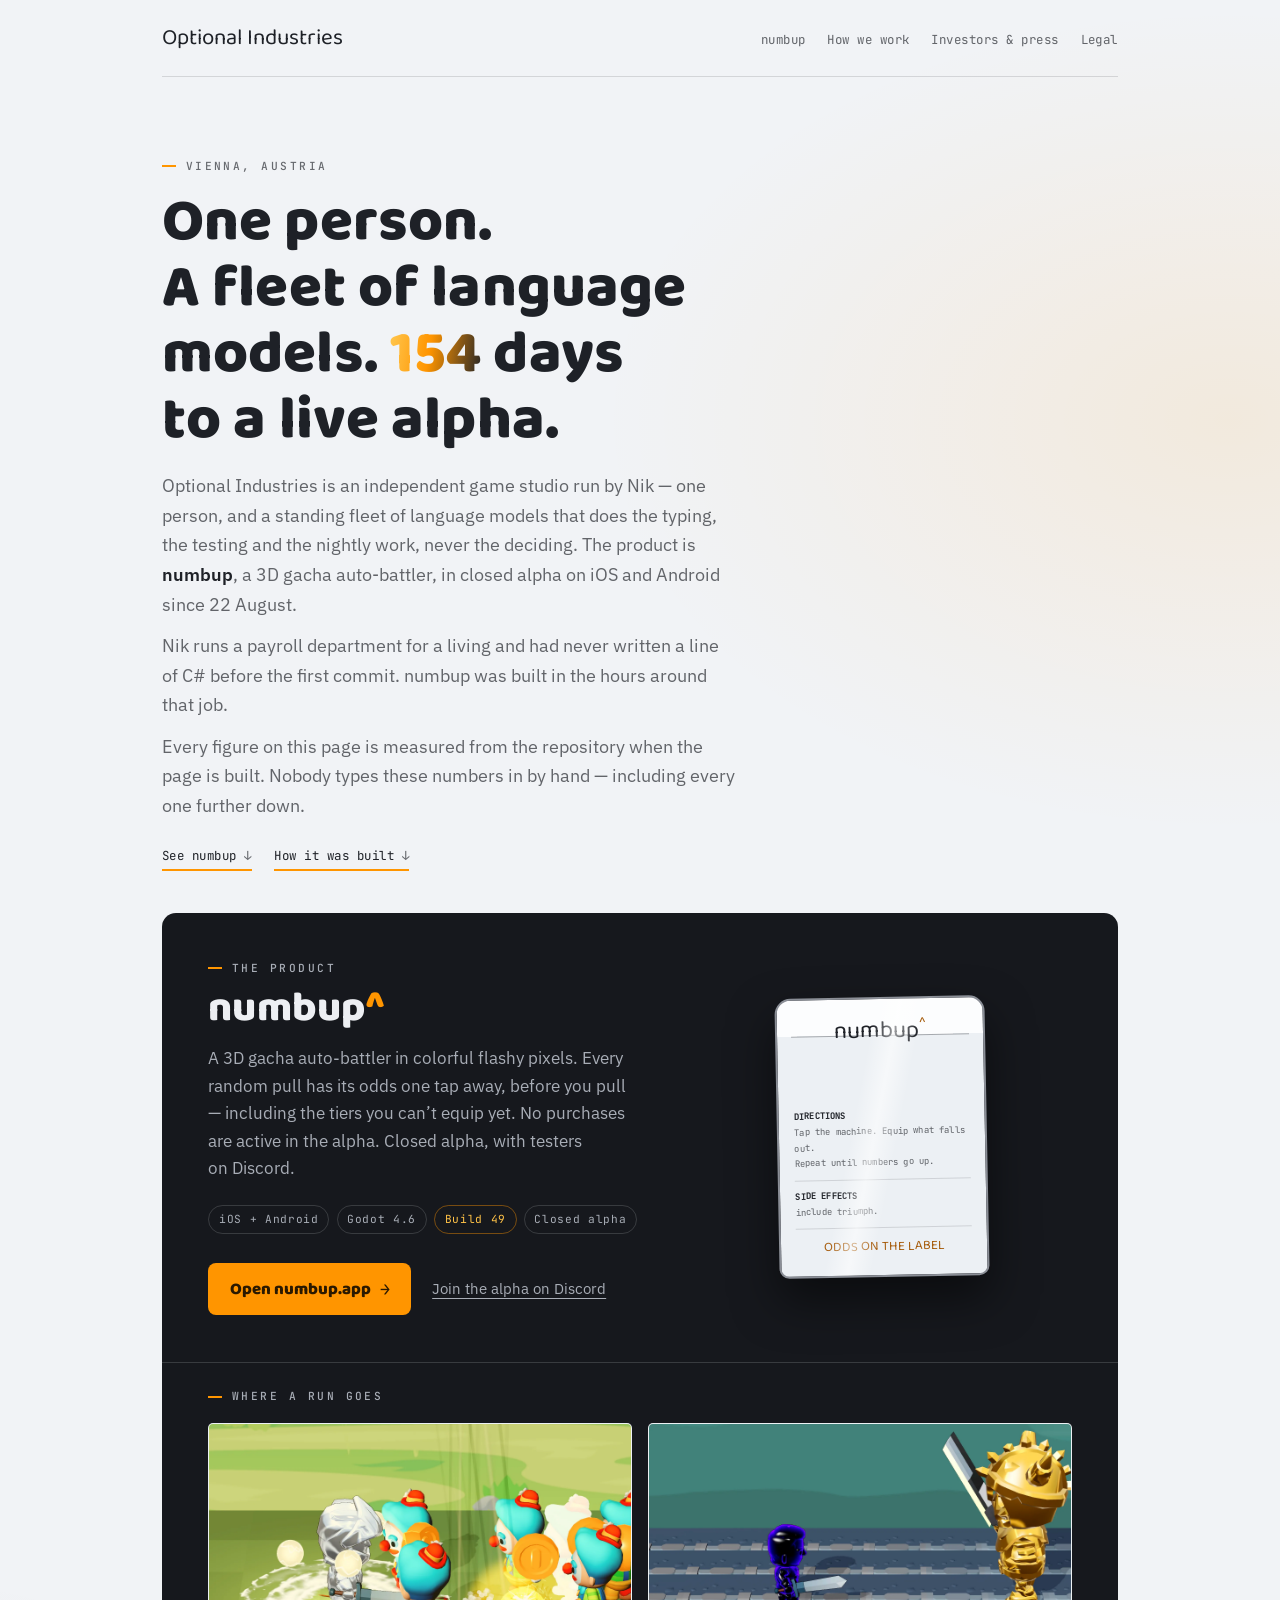
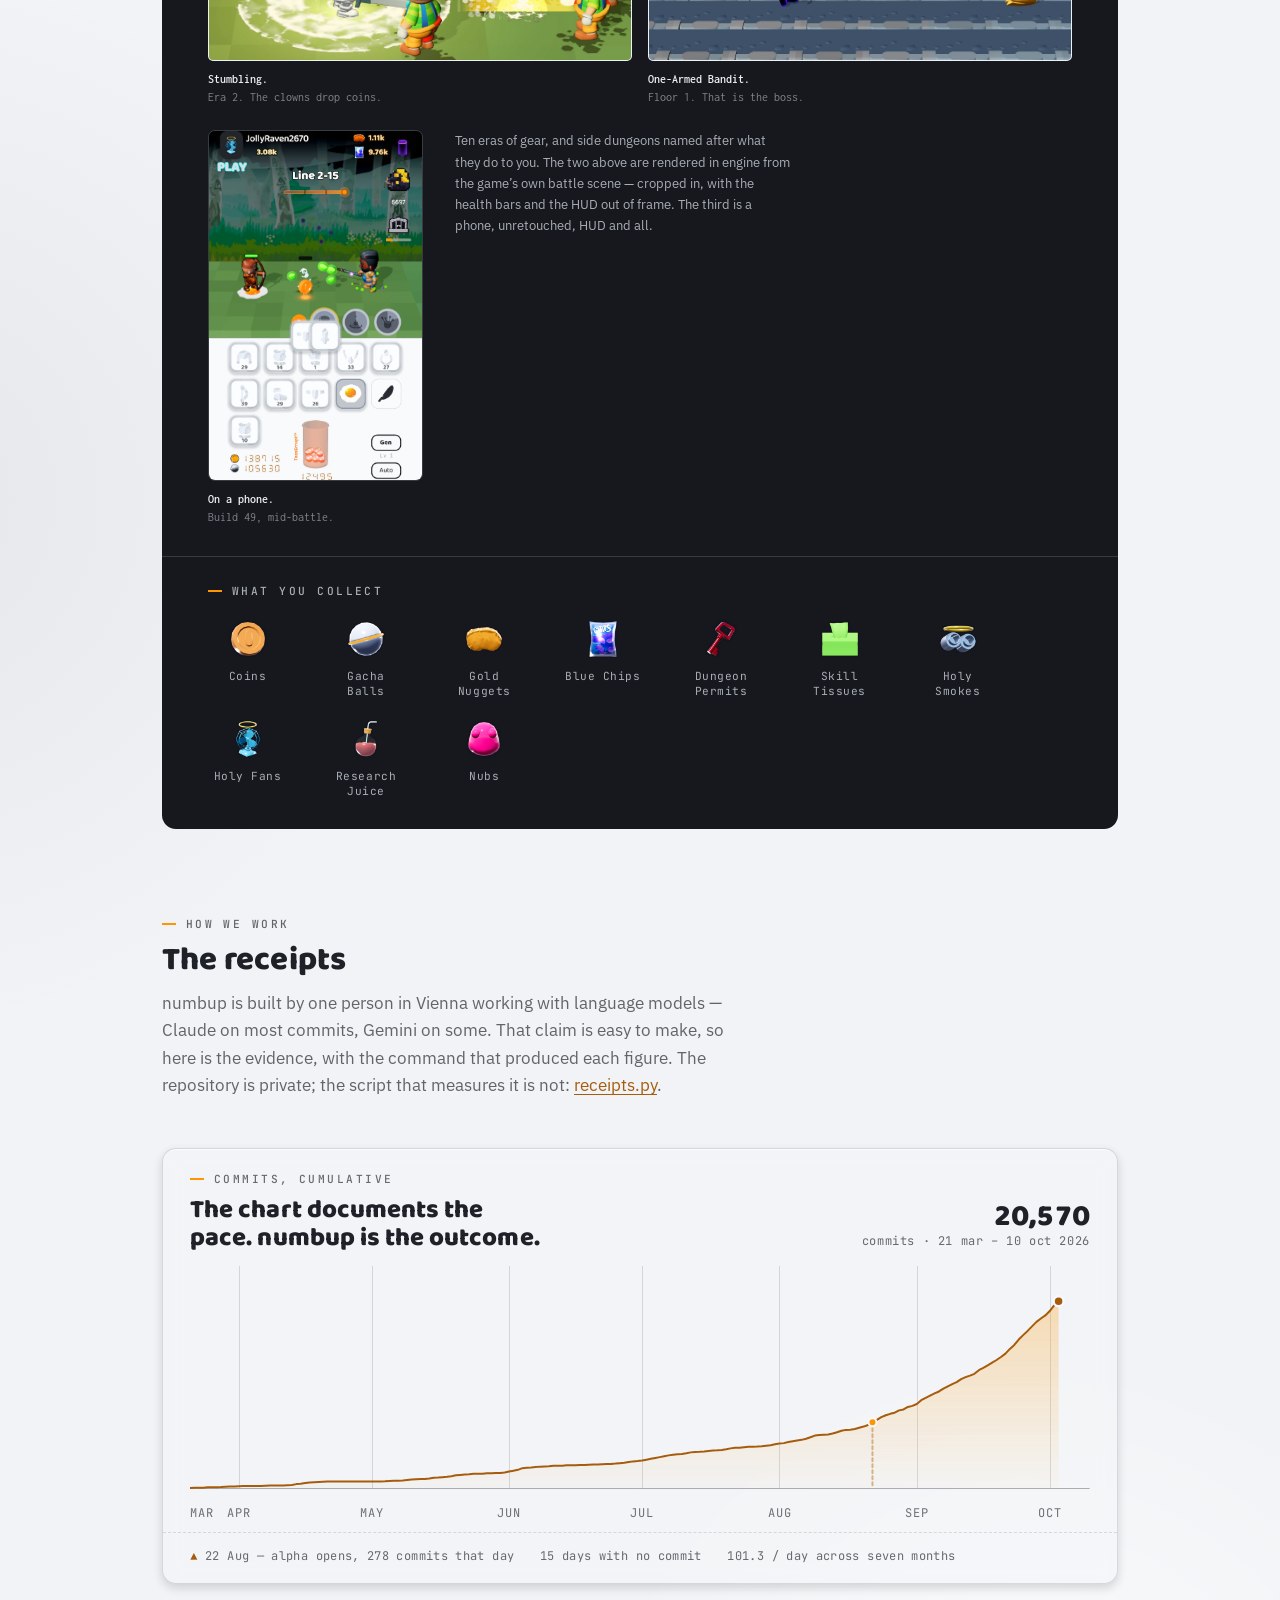
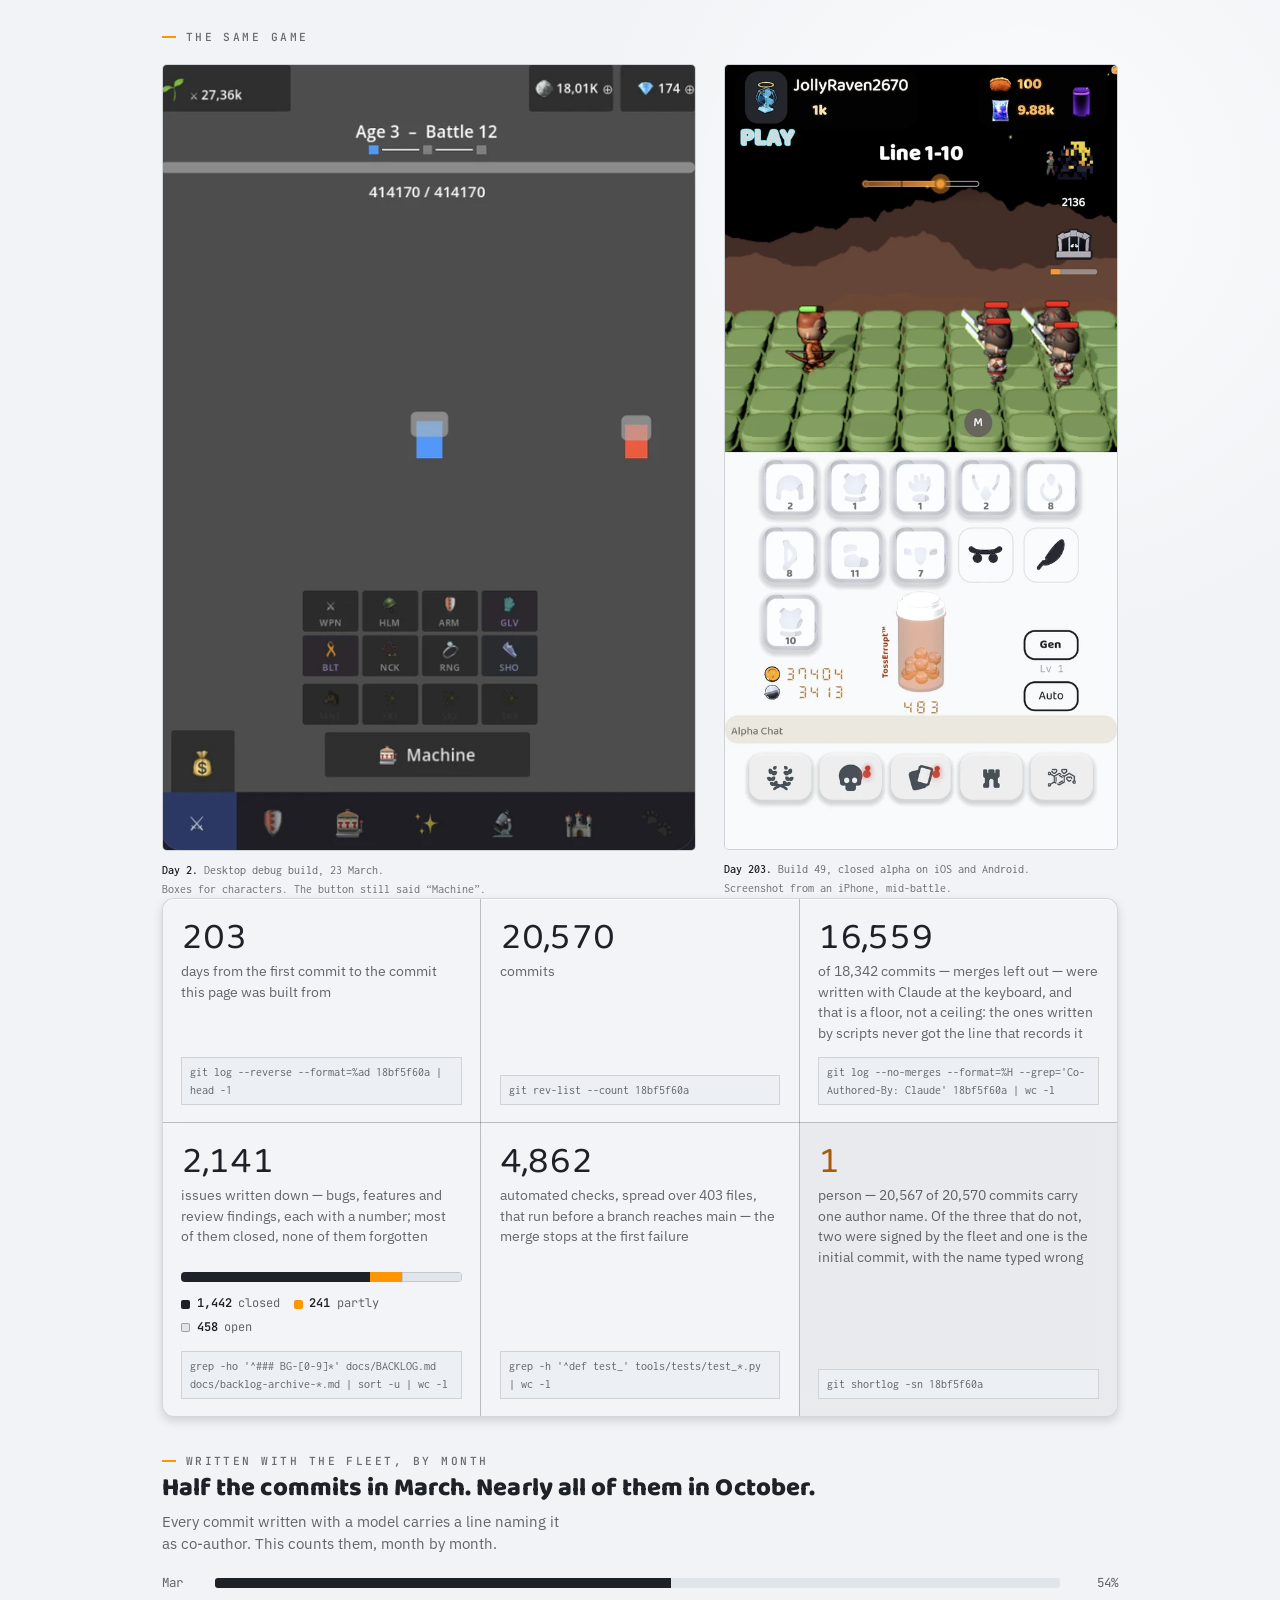
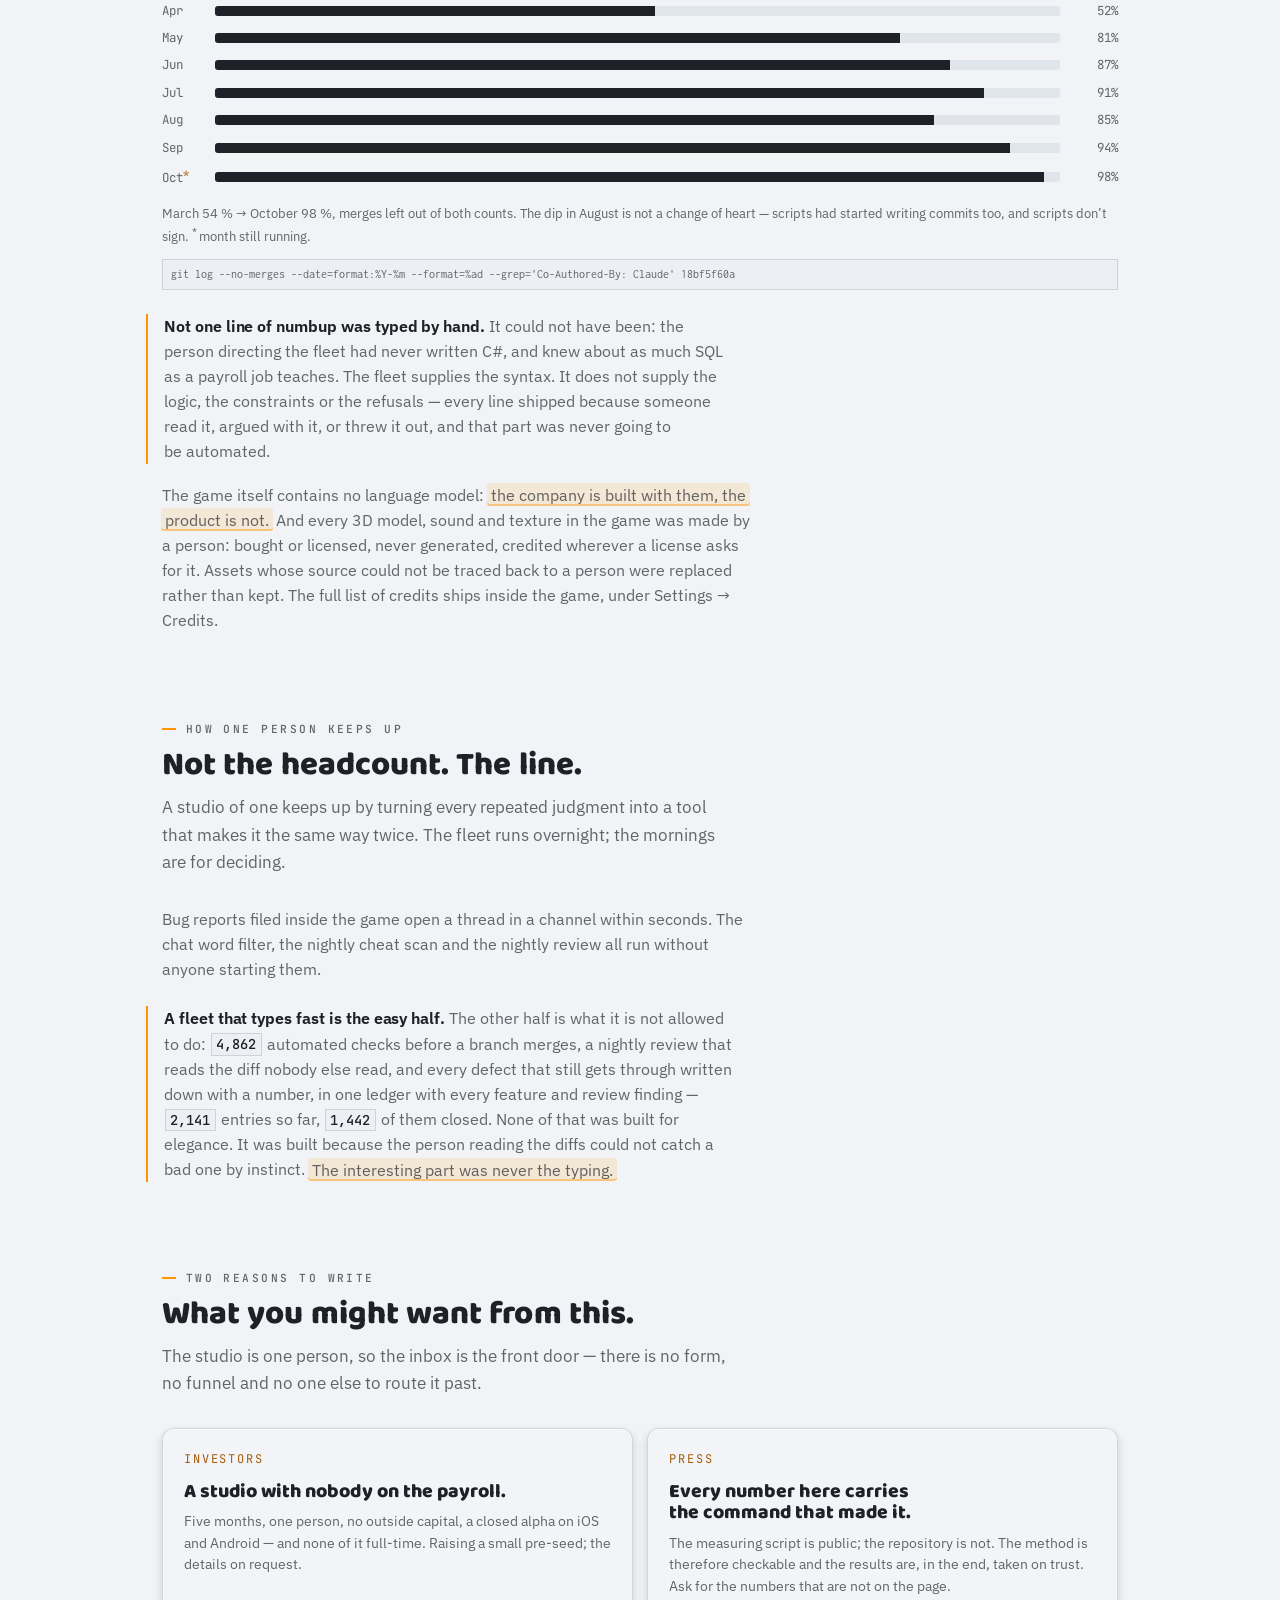
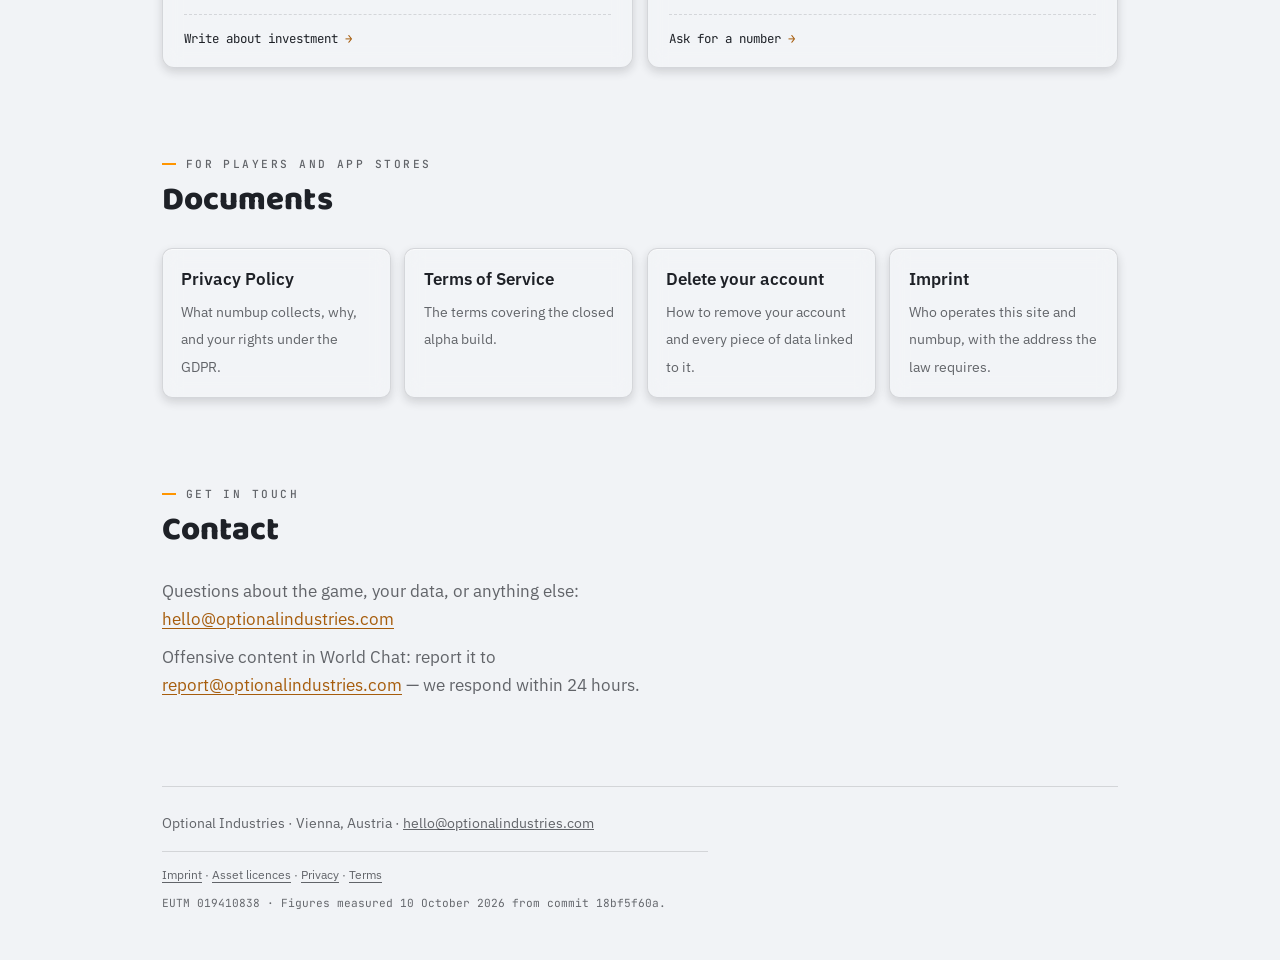
<file: index.html>
<!doctype html>
<html lang="en">
<head>
<meta charset="utf-8">
<meta name="viewport" content="width=device-width,initial-scale=1">

<title>Optional Industries — indie game studio in Vienna | numbup</title>
<meta name="description" content="An independent game studio in Vienna. One person, a fleet of language models, 20,570 commits in 154 days to a closed alpha on iOS and Android.">
<meta name="color-scheme" content="light">
<link rel="icon" href="/favicon.svg" type="image/svg+xml">

<meta name="build-source" content="18bf5f60a">
<link rel="canonical" href="https://optionalindustries.com/">

<script type="application/ld+json">
{
  "@context": "https://schema.org",
  "@graph": [
    {
      "@type": "Organization",
      "@id": "https://optionalindustries.com/#studio",
      "name": "Optional Industries",
      "url": "https://optionalindustries.com/",
      "logo": "https://optionalindustries.com/favicon.svg",
      "description": "An independent game studio in Vienna, Austria.",
      "address": {
        "@type": "PostalAddress",
        "addressLocality": "Vienna",
        "addressCountry": "AT"
      }
    },
    {
      "@type": "VideoGame",
      "name": "numbup",
      "url": "https://numbup.app",
      "image": "https://optionalindustries.com/assets/og/og-card.jpg",
      "applicationCategory": "GameApplication",
      "gamePlatform": ["iOS", "Android"],
      "genre": ["Idle", "Gacha", "Auto-battler"],
      "publisher": { "@id": "https://optionalindustries.com/#studio" }
    }
  ]
}
</script>

<meta property="og:type" content="website">
<meta property="og:site_name" content="Optional Industries">
<meta property="og:locale" content="en_US">
<meta property="og:url" content="https://optionalindustries.com/">
<meta property="og:title" content="One person. A fleet of language models. 154 days to a live alpha.">
<meta property="og:description" content="An independent game studio in Vienna. One person, a fleet of language models, 20,570 commits in 154 days to a closed alpha. Every figure on the page carries the command that measured it.">
<meta property="og:image" content="https://optionalindustries.com/assets/og/og-card.jpg">
<meta property="og:image:type" content="image/jpeg">
<meta property="og:image:width" content="1200">
<meta property="og:image:height" content="630">
<meta property="og:image:alt" content="A silver-armoured character swinging a sword into a crowd of clown enemies on a green tiled lane.">
<meta name="twitter:card" content="summary_large_image">
<meta name="twitter:title" content="One person. A fleet of language models. 154 days to a live alpha.">
<meta name="twitter:description" content="An independent game studio in Vienna. 20,570 commits in 154 days to a closed alpha — every figure on the page carries the command that measured it.">
<meta name="twitter:image" content="https://optionalindustries.com/assets/og/og-card.jpg">
<meta name="twitter:image:alt" content="A silver-armoured character swinging a sword into a crowd of clown enemies on a green tiled lane.">

<style>
@font-face {
  font-family: "Baloo 2";
  src: url("/assets/fonts/Baloo2-sub.woff2") format("woff2");
  font-weight: 400 800; font-style: normal; font-display: swap;
}
@font-face {
  font-family: "IBM Plex Sans";
  src: url("/assets/fonts/IBMPlexSans-sub.woff2") format("woff2");
  font-weight: 100 700; font-style: normal; font-display: swap;
}
@font-face {
  font-family: "IBM Plex Sans";
  src: url("/assets/fonts/IBMPlexSans-Italic-sub.woff2") format("woff2");
  font-weight: 100 700; font-style: italic; font-display: swap;
}
@font-face {
  font-family: "JetBrains Mono";
  src: url("/assets/fonts/JetBrainsMono-sub.woff2") format("woff2");
  font-weight: 400 700; font-style: normal; font-display: swap;
}
@font-face {
  font-family: "Inconsolata";
  src: url("/assets/fonts/Inconsolata-sub.woff2") format("woff2");
  font-weight: 200 900; font-style: normal; font-display: swap;
}
</style>

<style>

:root {
  --paper:    #F1F3F6;
  --panel:    #F7F9FB;
  --card:     #ECF0F4;
  --card-dn:  #E0E5EB;
  --ink:      #1E2127;
  
  --ink-mute: rgba(30, 33, 39, 0.68);   
  --ink-soft: rgba(30, 33, 39, 0.66);   
  --ink-faint:rgba(30, 33, 39, 0.63);   
  --border:   rgba(30, 33, 39, 0.14);
  --hairline: rgba(30, 33, 39, 0.34);

  --tin:      #16181D;
  --tin-2:    #1E2127;
  --frame:    #8A8E96;
  --dark-text:#EDEFF3;
  --dark-soft:#A8ADB6;
  --dark-line:rgba(237, 239, 243, 0.16);

  --amber:    #FF9500;
  --amber-hi: #FFC247;
  --amber-dn: #A65C0C;   
  --amber-wash: rgba(255, 149, 0, 0.13);
  --on-amber: #2A1900;

  
  --frost-tint: 244 246 249;
  --frost-mix: 0.44;
  --frost-blur: 9px;
  --frost-fill: rgb(var(--frost-tint) / var(--frost-mix));
  --frost-edge: inset 0 1px 0 rgba(255, 255, 255, 0.55);
  --frost-raise: 0 4px 10px rgba(30, 33, 39, 0.16);
  
  --frost-raise-amber: 0 4px 10px rgba(131, 85, 21, 0.22);

  
  --grid-line: rgba(30, 33, 39, 0.055);
  --grid-cell: 48px;

  --display: "Baloo 2", "Arial Rounded MT Bold", ui-rounded, system-ui, sans-serif;
  --body: "IBM Plex Sans", -apple-system, BlinkMacSystemFont, "Segoe UI", Roboto, sans-serif;
  --mono: "JetBrains Mono", ui-monospace, SFMono-Regular, Menlo, Consolas, monospace;
  
  --code: Consolas, "Inconsolata", "Cascadia Mono", "DejaVu Sans Mono", Menlo, monospace;

  
  --gap-sec: clamp(3.4rem, 8vw, 5.4rem);
  
  --measure: 36rem;

  color-scheme: light;
}

* { margin: 0; padding: 0; box-sizing: border-box; }

html { overflow-x: hidden; overflow-x: clip; }

body {
  
  overflow-x: hidden;
  overflow-x: clip;
  background: var(--paper);
  color: var(--ink);
  font-family: var(--body);
  font-size: 1.0625rem;
  line-height: 1.62;
  -webkit-font-smoothing: antialiased;
  text-rendering: optimizeLegibility;
  position: relative;   
}

body::before {
  content: "";
  position: absolute;
  inset: 0;
  z-index: -1;
  pointer-events: none;
  background:
    radial-gradient(70vw 46vw at 96% 420px, rgba(255, 149, 0, 0.10), transparent 70%),
    radial-gradient(60vw 60vw at -8% 2100px, rgba(30, 33, 39, 0.06), transparent 70%),
    radial-gradient(50vw 50vw at 80% 3400px, rgba(255, 255, 255, 0.75), transparent 70%);
  
  animation: paper-drift 90s ease-in-out infinite alternate;
}
@keyframes paper-drift {
  from { transform: translate3d(0, 0, 0)      scale(1);    }
  to   { transform: translate3d(-1.2%, 0.8%, 0) scale(1.06); }
}
@media (prefers-reduced-motion: reduce) {
  body::before { animation: none; }
}

#sparks {
  position: fixed;
  inset: 0;
  z-index: 60;
  pointer-events: none;
  overflow: hidden;
}

#sparks b {
  position: absolute;
  transform: translate(-50%, -50%);
  white-space: nowrap;
  font-family: var(--display, inherit);
  font-weight: 800;
  font-size: clamp(0.95rem, 2.4vw, 1.35rem);
  letter-spacing: -0.01em;
  text-shadow: 0 1px 0 rgba(255, 255, 255, 0.85);
  animation: word-rise 1150ms cubic-bezier(.2,.8,.25,1) forwards;
}
@keyframes word-rise {
  0%   { opacity: 0; transform: translate(-50%, -50%) scale(0.7)  rotate(var(--tilt)); }
  18%  { opacity: 1; transform: translate(-50%, -62%) scale(1.06) rotate(var(--tilt)); }
  100% { opacity: 0; transform: translate(-50%, -155%) scale(1)   rotate(var(--tilt)); }
}
#sparks i {
  position: absolute;
  width: 11px;
  height: 11px;
  margin: -5.5px 0 0 -5.5px;
  background: currentColor;
  clip-path: polygon(50% 0%, 61% 35%, 98% 35%, 68% 57%, 79% 91%, 50% 70%, 21% 91%, 32% 57%, 2% 35%, 39% 35%);
  animation: spark-fly 720ms cubic-bezier(.16,.7,.3,1) forwards;
}
@keyframes spark-fly {
  from { opacity: 1; transform: translate3d(0, 0, 0) scale(0.35) rotate(0deg); }
  to   { opacity: 0; transform: translate3d(var(--dx), var(--dy), 0) scale(1) rotate(var(--rot)); }
}
@media (prefers-reduced-motion: reduce) {
  #sparks { display: none; }
}

.proof, .figures, .door, .doc {
  background: var(--frost-fill);
  -webkit-backdrop-filter: blur(var(--frost-blur));
  backdrop-filter: blur(var(--frost-blur));
  box-shadow: var(--frost-edge), var(--frost-raise);
}

@supports not ((backdrop-filter: blur(1px)) or (-webkit-backdrop-filter: blur(1px))) {
  .proof, .figures, .door, .doc { background: var(--panel); }
  .fig.punch { background: var(--card); }
}

h1, h2, h3 {
  font-family: var(--display);
  font-weight: 800;
  line-height: 1.1;
  letter-spacing: 0.002em;
  text-wrap: balance;
}

p, li, figcaption { text-wrap: pretty; }

a { color: inherit; }

::selection { background: var(--amber-hi); color: var(--on-amber); }

:is(a, button):focus-visible {
  outline: 3px solid var(--amber-dn);
  outline-offset: 3px;
  border-radius: 6px;
}
:is(.stage, .meta) :is(a, button):focus-visible { outline-color: var(--amber); }

.wrap {
  max-width: 1020px;
  margin: 0 auto;
  padding-inline: clamp(1.1rem, 4vw, 2rem);
}

.eyebrow {
  font-family: var(--mono);
  font-size: 0.7rem;
  font-weight: 500;
  letter-spacing: 0.22em;
  text-transform: uppercase;
  color: var(--ink-soft);
  display: flex;
  align-items: center;
  gap: 0.6rem;
}
.eyebrow::before {
  content: "";
  width: 14px;
  height: 2px;
  background: var(--amber);
  flex: none;
}
.stage .eyebrow, .meta .eyebrow { color: var(--dark-soft); }

.flow {
  background-image: linear-gradient(100deg,
    var(--ink) 0 30%,
    var(--amber) 42%, var(--amber-hi) 50%, var(--amber) 58%,
    var(--ink) 70% 100%);
  background-size: 200% 100%;
  background-position: 100% 0;
  -webkit-background-clip: text;
  background-clip: text;
  color: transparent;
  animation: hero-flow 3.6s linear infinite;
}
@keyframes hero-flow { to { background-position: -100% 0; } }

@media (prefers-reduced-motion: reduce) {
  .flow { animation: none; color: var(--amber-dn); background-image: none; }
  * { animation-duration: 0.001ms !important; transition-duration: 0.001ms !important; }
}

.top {
  display: flex;
  align-items: baseline;
  justify-content: space-between;
  gap: 1.5rem;
  flex-wrap: wrap;
  padding-block: 1.25rem;
  border-bottom: 1px solid var(--border);
}
.wordmark {
  font-family: var(--display);
  font-size: 1.4rem;
  text-decoration: none;
}
.top nav {
  display: flex;
  gap: 1.35rem;
  font-family: var(--mono);
  font-size: 0.78rem;
  letter-spacing: 0.04em;
}
.top nav a {
  
  white-space: nowrap;
  text-decoration: none;
  color: var(--ink-mute);
  border-bottom: 2px solid transparent;
  padding-bottom: 3px;
  transition: color 0.15s, border-color 0.15s;
}
.top nav a:hover { color: var(--ink); border-bottom-color: var(--amber); }

.skip {
  position: absolute;
  left: -9999px;
  top: 0;
  z-index: 80;
  background: var(--ink);
  color: var(--paper);
  font-family: var(--mono);
  font-size: 0.78rem;
  padding: 0.6rem 0.9rem;
  border-radius: 0 0 5px 0;
}
.skip:focus { left: 0; }

:target { scroll-margin-top: 1.75rem; }

.hero { padding-block: clamp(3rem, 8vw, 5rem) clamp(1.8rem, 4vw, 2.6rem); }
.hero h1 {
  font-size: clamp(2.25rem, 6.2vw, 3.75rem);
  max-width: 17ch;
  margin-block: 0.85rem 1.15rem;
}
.hero .lead {
  max-width: var(--measure);
  color: var(--ink-mute);
  font-size: clamp(1.02rem, 2.2vw, 1.14rem);
}
.hero .lead + .lead { margin-top: 0.75rem; }
.hero .lead b { color: var(--ink); font-weight: 600; }

.proof {
  
  margin-top: clamp(2rem, 5vw, 3rem);
  margin-bottom: 0;
  border: 1px solid var(--border);
  border-radius: 14px;
  overflow: hidden;
}
.proof-head {
  display: flex;
  align-items: flex-end;
  justify-content: space-between;
  flex-wrap: wrap;
  gap: 0.9rem 2rem;
  padding: 1.35rem clamp(1.1rem, 3vw, 1.7rem) 0.6rem;
}
.proof-head h2 {
  font-size: clamp(1.25rem, 3vw, 1.6rem);
  margin-top: 0.45rem;
  max-width: 32ch;   
}
.proof-read {
  font-family: var(--mono);
  font-size: 0.75rem;
  letter-spacing: 0.05em;
  color: var(--ink-soft);
  text-align: right;
}
.proof-read b {
  display: block;
  font-family: var(--display);
  font-weight: 800;
  font-size: 1.9rem;
  line-height: 1;
  letter-spacing: 0;
  color: var(--ink);
  font-variant-numeric: tabular-nums;
}
.chart-box {
  position: relative;
  padding: 0.3rem clamp(1.1rem, 3vw, 1.7rem) 0.35rem;
}
.chart-box canvas { display: block; width: 100%; height: 230px; }
@media (max-width: 640px) { .chart-box canvas { height: 180px; } }

.axis {
  padding: 0.15rem clamp(1.1rem, 3vw, 1.7rem) 0;
  font-family: var(--mono);
  font-size: 0.75rem;
  letter-spacing: 0.08em;
  color: var(--ink-faint);
  text-transform: uppercase;
}
.axis-track { position: relative; height: 1.15em; }
.axis-track span { position: absolute; top: 0; transform: translateX(-50%); white-space: nowrap; }

.axis-track span:first-child { transform: none; }

@media (max-width: 779px) { .axis-track span:first-child { display: none; } }
.proof-foot {
  border-top: 1px dashed var(--border);
  margin-top: 0.9rem;
  padding: 0.85rem clamp(1.1rem, 3vw, 1.7rem) 1.05rem;
  display: flex;
  flex-wrap: wrap;
  gap: 0.35rem 1.6rem;
  font-family: var(--mono);
  font-size: 0.75rem;
  color: var(--ink-soft);
  letter-spacing: 0.03em;
}
.proof-foot .mark { color: var(--amber-dn); }

section { margin-bottom: var(--gap-sec); }

.stage {
  background: var(--tin);
  color: var(--dark-text);
  border-radius: 14px;
  overflow: hidden;
}
.stage-inner {
  display: grid;
  grid-template-columns: 1.15fr 1fr;
  gap: clamp(1.5rem, 4vw, 3rem);
  align-items: center;
  padding: clamp(1.7rem, 4.5vw, 2.9rem);
}
@media (max-width: 720px) {
  .stage-inner { grid-template-columns: 1fr; }
}
.stage h2 {
  font-size: clamp(1.85rem, 4.6vw, 2.6rem);
  margin-block: 0.55rem 0.85rem;
}
.stage h2 .lit { color: var(--amber); }
.stage p { color: var(--dark-soft); max-width: 42ch; }

.tags {
  display: flex;
  flex-wrap: wrap;
  gap: 0.45rem;
  margin-top: 1.35rem;
}
.tag {
  font-family: var(--mono);
  font-size: 0.7rem;
  letter-spacing: 0.06em;
  padding: 0.3rem 0.6rem;
  border: 1px solid var(--dark-line);
  border-radius: 999px;
  color: var(--dark-soft);
}
.tag.live { border-color: rgba(255, 149, 0, 0.42); color: var(--amber-hi); }

.cta {
  display: inline-flex;
  align-items: center;
  gap: 0.55rem;
  padding: 0.78rem 1.35rem;
  background: var(--amber);
  color: var(--on-amber);
  font-family: var(--display);
  font-weight: 800;
  font-size: 1.05rem;
  text-decoration: none;
  border-radius: 8px;
  transition: background 0.15s, transform 0.15s;
}
.cta:hover { background: var(--amber-hi); transform: translateY(-1px); }
.cta .arrow { font-family: var(--mono); font-weight: 700; }

.cta-row { display: flex; align-items: center; flex-wrap: wrap; gap: 0.6rem 1.3rem; margin-top: 1.8rem; }
.cta-alt {
  color: var(--dark-soft);
  font-size: 0.92rem;
  text-decoration-thickness: 1px;
  text-underline-offset: 4px;
}
.cta-alt:hover { color: var(--amber-hi); }

.tin {
  justify-self: center;
  width: min(210px, 62vw);
  aspect-ratio: 3 / 4;
  border-radius: 16px 16px 10px 10px;
  background: linear-gradient(180deg, #FCFDFE 0 13%, var(--card) 13% 100%);
  border: 2px solid var(--frame);
  box-shadow: 0 22px 46px rgba(0,0,0,0.5), 0 2px 0 rgba(255,255,255,0.16) inset;
  padding: 1.1rem 0.95rem;
  display: flex;
  flex-direction: column;
  color: var(--ink);
  position: relative;
  transform: rotate(-1.1deg);
}
.tin::before {
  content: "";
  position: absolute;
  inset: 13% 0.85rem auto;
  height: 1px;
  background: var(--hairline);
}

.tin::after {
  content: "";
  position: absolute;
  inset: 0;
  border-radius: 14px 14px 8px 8px;
  background: linear-gradient(102deg, rgba(255,255,255,0) 38%, rgba(255,255,255,0.55) 47%, rgba(255,255,255,0) 56%);
  pointer-events: none;
}
.tin-brand {
  font-family: var(--display);
  font-size: 1.5rem;
  line-height: 1;
  text-align: center;
  margin-bottom: auto;
}
.tin-brand sup { color: var(--amber-dn); font-size: 0.62em; }
.tin-label {
  font-family: var(--mono);
  font-size: 0.56rem;
  line-height: 1.75;
  color: var(--ink-mute);
  letter-spacing: 0.02em;
}
.tin-label b { color: var(--ink); font-weight: 700; }
.tin-rule { height: 1px; background: var(--border); margin-block: 0.5rem; }
.tin-dose {
  font-family: var(--display);
  font-size: 0.82rem;
  text-align: center;
  color: var(--amber-dn);
}

.loot {
  border-top: 1px solid var(--dark-line);
  padding: clamp(1.15rem, 3vw, 1.55rem) clamp(1.7rem, 4.5vw, 2.9rem) clamp(1.4rem, 3.5vw, 1.85rem);
}
.loot-row {
  display: flex;
  flex-wrap: wrap;
  gap: 1.15rem clamp(1.1rem, 3.6vw, 2.5rem);
  margin-top: 1.05rem;
}
.loot-item {
  display: flex;
  flex-direction: column;
  align-items: center;
  gap: 0.5rem;
  width: 4.9rem;
}
.loot-item img { display: block; width: 44px; height: 44px; }
.loot-item span {
  font-family: var(--mono);
  font-size: 0.7rem;
  letter-spacing: 0.05em;
  line-height: 1.35;
  text-align: center;
  color: var(--dark-soft);
}

.sec-head { max-width: var(--measure); margin-bottom: 1.9rem; }
.sec-head h2 {
  font-size: clamp(1.55rem, 3.8vw, 2.05rem);
  margin-block: 0.55rem 0.7rem;
}
.sec-head p { color: var(--ink-mute); }
.sec-head a { color: var(--amber-dn); text-decoration-thickness: 1px; text-underline-offset: 3px; }

.bar {
  display: flex;
  height: 14px;
  border-radius: 4px;
  overflow: hidden;
  background: var(--card-dn);
}
.bar i { display: block; height: 100%; }
.bar .done { background: var(--ink); }
.bar .part { background: var(--amber); }
.bar .open { background: var(--card-dn); box-shadow: inset 0 0 0 1px var(--border); }
.legend {
  display: flex;
  flex-wrap: wrap;
  gap: 0.35rem 1.4rem;
  margin-top: 0.65rem;
  font-family: var(--mono);
  font-size: 0.75rem;
  color: var(--ink-mute);
}
.legend span { display: inline-flex; align-items: center; gap: 0.4rem; }
.legend i { width: 9px; height: 9px; border-radius: 2px; flex: none; }
.legend .k-done { background: var(--ink); }
.legend .k-part { background: var(--amber); }
.legend .k-open { background: var(--card-dn); box-shadow: inset 0 0 0 1px var(--hairline); }
.legend b { color: var(--ink); font-weight: 600; font-variant-numeric: tabular-nums; }

.figures {
  display: grid;
  grid-template-columns: repeat(3, 1fr);
  gap: 1px;
  border: 1px solid var(--border);
  border-radius: 12px;
  overflow: hidden;
}
@media (max-width: 880px) { .figures { grid-template-columns: repeat(2, 1fr); } }
@media (max-width: 560px) { .figures { grid-template-columns: 1fr; } }
.fig {
  min-width: 0;   
  
  background: transparent;
  box-shadow: 0 0 0 1px var(--border);
  padding: 1.25rem 1.15rem 1.05rem;
  display: flex;
  flex-direction: column;
  gap: 0.28rem;
}
.fig .n {
  font-family: var(--display);
  font-size: clamp(1.85rem, 4.4vw, 2.35rem);
  line-height: 1;
  font-variant-numeric: tabular-nums;
}
.fig .what {
  font-size: 0.9rem;
  color: var(--ink-mute);
  line-height: 1.42;
}

.src {
  margin-top: auto;
  font-family: var(--code);
  font-size: 0.75rem;
  line-height: 1.5;
  color: var(--ink-mute);
  background-color: var(--card);
  border: 1px solid var(--border);
  border-radius: 0;
  padding: 0.34rem 0.5rem;
  
  white-space: pre-wrap;
  overflow-wrap: anywhere;
}
.fig .what, .fig .legend { margin-bottom: 0.55rem; }

.fig .bar { margin-top: 0.75rem; height: 10px; }
.fig .legend { margin-top: 0.5rem; font-size: 0.75rem; gap: 0.25rem 0.85rem; }

.share { margin-top: 2.2rem; }
.share h2 { margin: 0.2rem 0 0.6rem; }

.share-lede {
  margin: 0 0 1.1rem;
  max-width: 46ch;
  font-size: 0.92rem;
  line-height: 1.5;
  color: var(--ink-mute);
}
.share-rows { display: flex; flex-direction: column; gap: 0.45rem; }
.share-row { display: grid; grid-template-columns: 2.6rem 1fr 2.9rem; align-items: center; gap: 0.7rem; }
.share-row .m,
.share-row .p { font-family: var(--mono); font-size: 0.78rem; color: var(--ink-mute); }
.share-row .p { text-align: right; }
.share-row .m sup { color: var(--amber-dn); }
.share-row .bar { height: 10px; border-radius: 3px; }
.share-foot {
  margin: 0.9rem 0 0.7rem;
  font-size: 0.82rem;
  color: var(--ink-mute);
}
.share .src { display: block; }

.fig.punch { background: rgba(30, 33, 39, 0.045); }

.then-now { margin-top: 2.75rem; }
.tn-pair {
  display: flex;
  gap: 1.75rem;
  align-items: flex-start;
  margin-top: 1.1rem;
}

.tn-pair figure { margin: 0; min-width: 0; }
.tn-pair figure:first-child  { flex: 0.678 1 0; }
.tn-pair figure:nth-child(2) { flex: 0.500 1 0; }
.tn-pair img {
  display: block;
  width: 100%;
  height: auto;
  border: 1px solid var(--border);
  border-radius: 5px;
  background: var(--card);
}
.tn-cap {
  margin-top: 0.65rem;
  font-family: var(--code);
  font-size: 0.75rem;
  line-height: 1.55;
  color: var(--ink-soft);
}
.tn-cap b { font-weight: 600; color: var(--ink); }
.tn-cap span { display: block; color: var(--ink-faint); }
@media (max-width: 620px) {
  .tn-pair { flex-direction: column; gap: 1.25rem; }
  .tn-pair figure:first-child, .tn-pair figure:nth-child(2) { flex: 0 0 auto; }
}
.fig.punch .n { color: var(--amber-dn); }

.eras {
  border-top: 1px solid var(--dark-line);
  padding: clamp(1.15rem, 3vw, 1.55rem) clamp(1.7rem, 4.5vw, 2.9rem) clamp(1.4rem, 3.5vw, 1.85rem);
}
.era-row {
  display: grid;
  grid-template-columns: repeat(2, 1fr);
  gap: 1rem;
  margin-top: 1.1rem;
}
.era-row figure { margin: 0; min-width: 0; }
.era-row img {
  display: block;
  width: 100%;
  height: auto;
  aspect-ratio: 16 / 9;
  object-fit: cover;
  border: 1px solid var(--border);
  border-radius: 5px;
  background: var(--card);
}

.era-row img { border-color: var(--dark-line); }
.era-cap {
  margin-top: 0.55rem;
  font-family: var(--code);
  font-size: 0.75rem;
  line-height: 1.5;
  color: var(--dark-soft);
}
.era-cap b { font-weight: 600; color: var(--dark-text); }
.era-cap span { display: block; color: var(--dark-soft); opacity: 0.72; }

.era-foot {
  display: grid;
  grid-template-columns: minmax(0, 215px) 1fr;
  gap: clamp(1.2rem, 3vw, 2rem);
  align-items: start;
  margin-top: 1.5rem;
}
.era-foot figure { margin: 0; min-width: 0; }
.era-foot img {
  display: block;
  width: 100%;
  height: auto;
  border: 1px solid var(--dark-line);
  border-radius: 7px;
}
.era-note {
  margin-top: 0;
  max-width: 46ch;
  font-size: 0.83rem;
  line-height: 1.6;
  color: var(--dark-soft);
}
@media (max-width: 620px) {
  .era-foot { grid-template-columns: 1fr; }
  .era-foot figure { max-width: 215px; }
}
@media (max-width: 620px) {
  .era-row { grid-template-columns: 1fr; gap: 1.25rem; }
}

.note-line {
  margin-top: 1.5rem;
  max-width: calc(var(--measure) + 1.15rem);
  color: var(--ink-mute);
  font-size: 0.97rem;
}
.figures + .note-line { margin-top: 2.2rem; }
.note-line strong { color: var(--ink); font-weight: 650; letter-spacing: -0.003em; }

.num {
  font-family: var(--mono);
  font-weight: 500;
  font-size: 0.88em;
  font-variant-numeric: tabular-nums;
  letter-spacing: 0;
  color: var(--ink);
  background: var(--card);
  border: 1px solid var(--border);
  border-radius: 0;           
  padding: 0.1em 0.34em;
  margin-inline: 0.06em;
  white-space: nowrap;
}
.stage .num, .meta .num {
  color: var(--dark-text);
  background: rgba(237, 239, 243, 0.09);
  border-color: var(--dark-line);
}

mark {
  background: var(--amber-wash);
  color: inherit;
  padding: 0.1em 0.26em;
  margin-inline: -0.08em;
  border-radius: 3px;
  box-shadow: inset 0 -2px 0 rgba(255, 149, 0, 0.42);
  -webkit-box-decoration-break: clone;
  box-decoration-break: clone;
}

.note-line.key {
  border-inline-start: 2px solid var(--amber);
  padding-inline-start: 1rem;
  margin-inline-start: -1rem;
  max-width: calc(var(--measure) + 1rem);
}
.note-line.key + .note-line { margin-top: 1.15rem; }

.note-line a { color: var(--amber-dn); text-decoration-thickness: 1px; text-underline-offset: 3px; }

.hero-jump {
  display: flex;
  flex-wrap: wrap;
  gap: 1.4rem;
  margin-top: 1.6rem;
  font-family: var(--mono);
  font-size: 0.78rem;
  letter-spacing: 0.04em;
}
.hero-jump a {
  color: var(--ink);
  text-decoration: none;
  border-bottom: 2px solid var(--amber);
  padding-bottom: 3px;
}
.hero-jump a::after { content: " \2193"; color: var(--ink-soft); }
.hero-jump a:hover { color: var(--amber-dn); }

.doors {
  display: grid;
  grid-template-columns: repeat(auto-fit, minmax(250px, 1fr));
  gap: 0.9rem;
}
.door {
  display: flex;
  flex-direction: column;
  text-decoration: none;
  border: 1px solid var(--border);
  border-radius: 12px;
  padding: 1.3rem 1.3rem 1.15rem;
  transition: border-color 0.15s, box-shadow 0.15s, transform 0.15s;
}

.door:hover { border-color: var(--amber); box-shadow: var(--frost-edge), var(--frost-raise-amber); transform: translateY(-2px); }
.door .who {
  font-family: var(--mono);
  font-size: 0.75rem;
  letter-spacing: 0.16em;
  text-transform: uppercase;
  color: var(--amber-dn);
  margin-bottom: 0.7rem;
}
.door h3 { font-size: 1.22rem; margin-bottom: 0.5rem; }
.door p { font-size: 0.9rem; color: var(--ink-mute); line-height: 1.5; margin-bottom: 1.1rem; }
.door .go {
  margin-top: auto;   
  padding-top: 0.85rem;
  border-top: 1px dashed var(--border);
  font-family: var(--mono);
  font-size: 0.78rem;
  color: var(--ink);
  display: flex;
  align-items: center;
  flex-wrap: wrap;
  gap: 0.2rem 0.45rem;
  overflow-wrap: anywhere;
  min-width: 0;
}
.door .go .arrow { color: var(--amber-dn); transition: transform 0.15s; }
.door:hover .go .arrow { transform: translateX(3px); }

.docs {
  display: grid;
  grid-template-columns: repeat(auto-fit, minmax(210px, 1fr));
  gap: 0.85rem;
}
.doc {
  display: block;
  text-decoration: none;
  border: 1px solid var(--border);
  border-radius: 10px;
  padding: 1.05rem 1.15rem;
  transition: border-color 0.15s;
}
.doc:hover { border-color: var(--hairline); }
.doc strong { display: block; font-weight: 600; margin-bottom: 0.28rem; }
.doc span { font-size: 0.88rem; color: var(--ink-mute); line-height: 1.45; }

.contact p { max-width: var(--measure); color: var(--ink-mute); }
.contact p + p { margin-top: 0.7rem; }
.contact a { color: var(--amber-dn); text-decoration-thickness: 1px; text-underline-offset: 3px; }

footer.site {
  border-top: 1px solid var(--border);
  padding-block: 1.6rem 3rem;
  font-size: 0.86rem;
  color: var(--ink-mute);
}
footer.site .fine {
  margin-top: 0.55rem;
  font-family: var(--mono);
  font-size: 0.7rem;
  color: var(--ink-soft);
}

footer.site .imprint {
  margin-top: 1rem;
  padding-top: 0.8rem;
  border-top: 1px solid var(--border);
  max-width: 78ch;
  font-size: 0.78rem;
  line-height: 1.62;
  color: var(--ink-soft);
}
footer.site .imprint a {
  color: var(--ink-mute);
  text-decoration-thickness: 1px;
  text-underline-offset: 3px;
}
footer.site .imprint a:hover { color: var(--amber-dn); }

.ad { font-weight: 600; color: var(--ink-mute); }

footer.site .imprint-label {
  display: block;
  font-family: var(--mono);
  font-size: 0.72rem;
  letter-spacing: 0.18em;
  text-transform: uppercase;
  color: var(--ink-faint);
  margin-bottom: 0.3rem;
}

</style>

<a class="skip" href="#main">Skip to content</a>

<div class="wrap">

  <header class="top">
    <a class="wordmark" href="#">Optional&nbsp;Industries</a>
    <nav>
      <a href="#numbup">numbup</a>
      <a href="#receipts">How we work</a>
      <a href="#work">Investors &amp; press</a>
      <a href="#docs">Legal</a>
    </nav>
  </header>

  <main id="main">
  <div class="hero">
    <p class="eyebrow">Vienna, Austria</p>
    <h1>One person. A&nbsp;fleet of language models. <span class="flow">154&nbsp;days</span> to a live alpha.</h1>
    <p class="lead">Optional Industries is an independent game studio run by Nik — one
       person, and a standing fleet of language models that does the typing, the testing and the
       nightly work, never the deciding. The product is <b>numbup</b>, a 3D gacha auto-battler, in closed alpha
       on iOS and Android since 22&nbsp;August.</p>
    <p class="lead">Nik runs a payroll department for a living and had never written a line
       of C# before the first commit. numbup was built in the hours around that job.</p>
    <p class="lead">Every figure on this page is measured from the repository when the page is
       built. Nobody types these numbers in by hand — including every one further down.</p>
    
    <p class="hero-jump">
      <a href="#numbup">See numbup</a>
      <a href="#receipts">How it was built</a>
    </p>
  </div>

  
  <section id="numbup" class="stage">
    <div class="stage-inner">
      <div>
        <p class="eyebrow">The product</p>
        <h2>numbup<span class="lit">^</span></h2>
        
        <p>A 3D gacha auto-battler in colorful flashy pixels. Every random pull has its odds one
           tap away, before you pull &mdash; including the tiers you can&rsquo;t equip yet.
           No purchases are active in the alpha. Closed alpha, with testers on Discord.</p>
        <div class="tags">
          <span class="tag">iOS + Android</span>
          <span class="tag">Godot 4.6</span>
          <span class="tag live">Build 49</span>
          <span class="tag">Closed alpha</span>
        </div>
        <div class="cta-row">
          <a class="cta" href="https://numbup.app">Open numbup.app <span class="arrow">→</span></a>
          
<a class="cta-alt" target="_blank" rel="noopener" href="https://discord.gg/6MsjYg2p4X">Join the alpha on Discord</a>
        </div>
      </div>

      <div class="tin" aria-hidden="true">
        <div class="tin-brand">numbup<sup>^</sup></div>
        <div class="tin-label">
          <b>DIRECTIONS</b><br>
          Tap the machine. Equip what falls out.<br>
          Repeat until numbers go up.
          <div class="tin-rule"></div>
          <b>SIDE EFFECTS</b><br>
          include triumph.
        </div>
        <div class="tin-rule"></div>
        <div class="tin-dose">ODDS ON THE LABEL</div>
      </div>
    </div>

    
    <div class="eras">
      <p class="eyebrow">Where a run goes</p>
      <div class="era-row">
        <figure>
          <img src="/assets/shots/eras/era1_PolishedSilver_vsclown.webp" width="1920" height="1080"
               loading="lazy" decoding="async"
               alt="A silver-armoured character swinging a sword into a crowd of clown enemies on a green tiled lane, coins bursting out of one of them.">
          <p class="era-cap"><b>Stumbling.</b><span>Era 2. The clowns drop coins.</span></p>
        </figure>
        <figure>
          <img src="/assets/shots/eras/dng_OneArmedBandit_f1_v1.webp" width="1920" height="1080"
               loading="lazy" decoding="async"
               alt="A small dark violet character facing a golden boss roughly three times its size, sword raised, on a grey stone lane.">
          <p class="era-cap"><b>One-Armed Bandit.</b><span>Floor 1. That is the boss.</span></p>
        </figure>
      </div>
      
      <div class="era-foot">
        <figure>
          <img src="/assets/shots/eras/device_phone.webp" width="1206" height="1977"
               loading="lazy" decoding="async"
               alt="The same game running on a phone: an archer facing an enemy on a green lane in a dark forest, with the equipment slots, the pill bottle and the currency counters below it.">
          <p class="era-cap"><b>On a phone.</b><span>Build 49, mid-battle.</span></p>
        </figure>
        <p class="era-note">Ten eras of gear, and side dungeons named after what they do to you.
           The two above are rendered in engine from the game&rsquo;s own battle scene &mdash;
           cropped in, with the health bars and the HUD out of frame. The third is a phone,
           unretouched, HUD and all.</p>
      </div>
    </div>

    <div class="loot">
      <p class="eyebrow">What you collect</p>
      <div class="loot-row">
          <div class="loot-item"><img src="/assets/icons/coins.png" alt="" width="144" height="144" loading="lazy" decoding="async"><span>Coins</span></div>
          <div class="loot-item"><img src="/assets/icons/gacha-balls.png" alt="" width="144" height="144" loading="lazy" decoding="async"><span>Gacha Balls</span></div>
          <div class="loot-item"><img src="/assets/icons/gold-nuggets.png" alt="" width="144" height="144" loading="lazy" decoding="async"><span>Gold Nuggets</span></div>
          <div class="loot-item"><img src="/assets/icons/blue-chips.png" alt="" width="144" height="144" loading="lazy" decoding="async"><span>Blue Chips</span></div>
          <div class="loot-item"><img src="/assets/icons/dungeon-permits.png" alt="" width="144" height="144" loading="lazy" decoding="async"><span>Dungeon Permits</span></div>
          <div class="loot-item"><img src="/assets/icons/skill-tissues.png" alt="" width="144" height="144" loading="lazy" decoding="async"><span>Skill Tissues</span></div>
          <div class="loot-item"><img src="/assets/icons/holy-smokes.png" alt="" width="144" height="144" loading="lazy" decoding="async"><span>Holy Smokes</span></div>
          <div class="loot-item"><img src="/assets/icons/holy-fans.png" alt="" width="144" height="144" loading="lazy" decoding="async"><span>Holy Fans</span></div>
          <div class="loot-item"><img src="/assets/icons/research-juice.png" alt="" width="144" height="144" loading="lazy" decoding="async"><span>Research Juice</span></div>
          <div class="loot-item"><img src="/assets/icons/buff-nubs.png" alt="" width="144" height="144" loading="lazy" decoding="async"><span>Nubs</span></div>
      </div>
    </div>
  </section>

  
  <section id="receipts">
    <div class="sec-head">
      <p class="eyebrow">How we work</p>
      <h2>The receipts</h2>
      <p>numbup is built by one person in Vienna working with language models — Claude on most
         commits, Gemini on some. That claim is easy to make, so here is the evidence, with the
         command that produced each figure. The repository is private; the script that measures
         it is not: <a href="https://optionalindustries.com/receipts.py">receipts.py</a>.</p>
    </div>

    
    <div class="proof">
      <div class="proof-head">
        <div>
          <p class="eyebrow">Commits, cumulative</p>
          <h2>The chart documents the pace. numbup is the outcome.</h2>
        </div>
        <p class="proof-read"><b>20,570</b>commits · 21 mar – 10 oct 2026</p>
      </div>
      <div class="chart-box">
        <canvas id="growth" role="img"
          aria-label="Cumulative commits from 21 March 2026 to 10 October 2026, rising from 1 to 20,570, with the curve steepening sharply through August."></canvas>
      </div>
      
      <div class="axis">
        <div class="axis-track"><span style="left:0.00%">Mar</span><span style="left:5.42%">Apr</span><span style="left:20.20%">May</span><span style="left:35.47%">Jun</span><span style="left:50.25%">Jul</span><span style="left:65.52%">Aug</span><span style="left:80.79%">Sep</span><span style="left:95.57%">Oct</span></div>
      </div>
      <div class="proof-foot">
        <span><span class="mark">▲</span> 22 Aug — alpha opens, 278 commits that day</span>
        <span>15 days with no commit</span>
        <span>101.3 / day across seven months</span>
      </div>
    </div>

    
    <div class="then-now">
      <p class="eyebrow">The same game</p>
      <div class="tn-pair">
        <figure>
          <img src="/assets/shots/before.webp" width="600" height="885"
               loading="lazy" decoding="async"
               alt="An early build of numbup: grey rectangles standing in for the player and the enemies, emoji icons in the equipment slots, and a button labelled Machine.">
          <p class="tn-cap"><b>Day 2.</b> Desktop debug build, 23&nbsp;March.
            <span>Boxes for characters. The button still said &ldquo;Machine&rdquo;.</span></p>
        </figure>
        <figure>
          <img src="/assets/shots/after.webp" width="640" height="1280"
               loading="lazy" decoding="async"
               alt="numbup today: 3D characters on a green tiled lane in front of a mountain backdrop, an archer facing three enemies with health bars, and below them the equipment slots, the pill bottle and the navigation bar.">
          <p class="tn-cap"><b>Day 203.</b> Build 49, closed alpha on iOS and Android.
            <span>Screenshot from an iPhone, mid-battle.</span></p>
        </figure>
      </div>
    </div>

    <div class="figures">
      <div class="fig">
        <span class="n">203</span>
        <span class="what">days from the first commit to the commit this page was built from</span>
        <span class="src">git log --reverse --format=%ad 18bf5f60a | head -1</span>
      </div>
      <div class="fig">
        <span class="n">20,570</span>
        <span class="what">commits</span>
        <span class="src">git rev-list --count 18bf5f60a</span>
      </div>
      <div class="fig">
        <span class="n">16,559</span>
        
        <span class="what">of 18,342 commits — merges left out — were written with
          Claude at the keyboard, and that is a floor, not a ceiling: the ones written by
          scripts never got the line that records it</span>
        <span class="src">git log --no-merges --format=%H --grep='Co-Authored-By: Claude' 18bf5f60a | wc -l</span>
      </div>
      <div class="fig">
        <span class="n">2,141</span>
        <span class="what">issues written down — bugs, features and review findings, each with a number; most of them closed, none of them forgotten</span>
        <div class="bar" role="img" aria-label="Of 2,141 logged issues: 1,442 closed, 241 partially closed, 458 open.">
          <i class="done" style="width:67.4%"></i>
          <i class="part" style="width:11.3%"></i>
          <i class="open" style="width:21.4%"></i>
        </div>
        <div class="legend">
          <span><i class="k-done"></i> <b>1,442</b> closed</span>
          <span><i class="k-part"></i> <b>241</b> partly</span>
          <span><i class="k-open"></i> <b>458</b> open</span>
        </div>
        <span class="src">grep -ho '^### BG-[0-9]*' docs/BACKLOG.md docs/backlog-archive-*.md | sort -u | wc -l</span>
      </div>
      <div class="fig">
        <span class="n">4,862</span>
        <span class="what">automated checks, spread over 403 files, that run before a branch reaches
          main — the merge stops at the first failure</span>
        <span class="src">grep -h '^def test_' tools/tests/test_*.py | wc -l</span>
      </div>
      <div class="fig punch">
        <span class="n">1</span>
        <span class="what">person — 20,567 of 20,570 commits carry one author name. Of the three that do not, two were signed by the fleet and one is the initial commit, with the name typed wrong</span>
        <span class="src">git shortlog -sn 18bf5f60a</span>
      </div>
    </div>

    
    <div class="share">
      <p class="eyebrow">Written with the fleet, by month</p>
      
      <h2>Half the commits in March. Nearly all of them in October.</h2>
      
      <p class="share-lede">Every commit written with a model carries a line naming it as
         co-author. This counts them, month by month.</p>
      <div class="share-rows">
        <div class="share-row"><span class="m">Mar</span><div class="bar" role="img" aria-label="March 2026: 86 of 159 non-merge commits carry the trailer, 54 percent"><i class="done" style="width:54%"></i></div><span class="p">54%</span></div>
        <div class="share-row"><span class="m">Apr</span><div class="bar" role="img" aria-label="April 2026: 254 of 484 non-merge commits carry the trailer, 52 percent"><i class="done" style="width:52%"></i></div><span class="p">52%</span></div>
        <div class="share-row"><span class="m">May</span><div class="bar" role="img" aria-label="May 2026: 708 of 879 non-merge commits carry the trailer, 81 percent"><i class="done" style="width:81%"></i></div><span class="p">81%</span></div>
        <div class="share-row"><span class="m">Jun</span><div class="bar" role="img" aria-label="June 2026: 956 of 1095 non-merge commits carry the trailer, 87 percent"><i class="done" style="width:87%"></i></div><span class="p">87%</span></div>
        <div class="share-row"><span class="m">Jul</span><div class="bar" role="img" aria-label="July 2026: 1431 of 1565 non-merge commits carry the trailer, 91 percent"><i class="done" style="width:91%"></i></div><span class="p">91%</span></div>
        <div class="share-row"><span class="m">Aug</span><div class="bar" role="img" aria-label="August 2026: 3007 of 3521 non-merge commits carry the trailer, 85 percent"><i class="done" style="width:85%"></i></div><span class="p">85%</span></div>
        <div class="share-row"><span class="m">Sep</span><div class="bar" role="img" aria-label="September 2026: 7349 of 7825 non-merge commits carry the trailer, 94 percent"><i class="done" style="width:94%"></i></div><span class="p">94%</span></div>
        <div class="share-row"><span class="m">Oct<sup>*</sup></span><div class="bar" role="img" aria-label="October 2026: 2768 of 2814 non-merge commits carry the trailer, 98 percent"><i class="done" style="width:98%"></i></div><span class="p">98%</span></div>
      </div>
      
      <p class="share-foot">March 54&thinsp;% &rarr; October
        98&thinsp;%, merges left out of both counts. The dip in August is not a
        change of heart — scripts had started writing commits too, and scripts don&rsquo;t sign.
        <sup>*</sup>&#8239;month still running.</p>
      <span class="src">git log --no-merges --date=format:%Y-%m --format=%ad --grep='Co-Authored-By: Claude' 18bf5f60a</span>
    </div>

    <p class="note-line key"><strong>Not one line of numbup was typed by hand.</strong> It could not
       have been: the person directing the fleet had never written C#, and knew about as much SQL
       as a payroll job teaches. The fleet supplies the syntax. It does not supply the logic, the
       constraints or the refusals — every line shipped because someone read it, argued with it,
       or threw it out, and that part was never going to be automated.</p>

    <p class="note-line">The game itself contains no language model:
       <mark>the company is built with them, the product is not.</mark> And every 3D model, sound and texture in the game was made by a
       person: bought or licensed, never generated, credited wherever a license asks for it. Assets
       whose source could not be traced back to a person were replaced rather than kept. The full
       list of credits ships inside the game, under Settings &rarr; Credits.</p>

  </section>

  
  <section id="fleet">
    <div class="sec-head">
      <p class="eyebrow">How one person keeps up</p>
      <h2>Not the headcount. The line.</h2>
      <p>A studio of one keeps up by turning every repeated judgment into a tool that makes it
         the same way twice. The fleet runs overnight; the mornings are for deciding.</p>
    </div>

    <p class="note-line">Bug reports filed inside the game open a thread in a channel within
       seconds. The chat word filter, the nightly cheat scan and the nightly review all run
       without anyone starting them.</p>

    <p class="note-line key"><strong>A fleet that types fast is the easy half.</strong> The other half
       is what it is not allowed to do: <b class="num">4,862</b> automated checks before a branch merges, a nightly review that
       reads the diff nobody else read, and every defect that still gets through written down with
       a number, in one ledger with every feature and review finding &mdash;
       <b class="num">2,141</b> entries so far, <b class="num">1,442</b> of them closed.
       None of that was built for elegance. It was built because the person reading
       the diffs could not catch a bad one by instinct.
       <mark>The interesting part was never the typing.</mark></p>
  </section>

  
  <section id="work">
    <div class="sec-head">
      <p class="eyebrow">Two reasons to write</p>
      <h2>What you might want from this.</h2>
      <p>The studio is one person, so the inbox is the front door — there is no form, no funnel
         and no one else to route it past.</p>
    </div>

    <div class="doors">
      <a class="door" href="mailto:hello@optionalindustries.com?subject=numbup%20%E2%80%94%20investment">
        <span class="who">Investors</span>
        <h3>A studio with nobody on the payroll.</h3>
        
        <p>Five months, one person, no outside capital, a closed alpha on iOS and Android — and none of it
           full-time. Raising a small pre-seed; the details on request.</p>
        <span class="go">Write about investment <span class="arrow">→</span></span>
      </a>
      <a class="door" href="mailto:hello@optionalindustries.com?subject=Press">
        <span class="who">Press</span>
        <h3>Every number here carries the command that made it.</h3>
        <p>The measuring script is public; the repository is not. The method is therefore
           checkable and the results are, in the end, taken on trust. Ask for the numbers
           that are not on the page.</p>
        <span class="go">Ask for a number <span class="arrow">→</span></span>
      </a>
    </div>
  </section>

  
  <section id="docs">
    <div class="sec-head">
      <p class="eyebrow">For players and app stores</p>
      <h2>Documents</h2>
    </div>
    <div class="docs">
      <a class="doc" href="https://optionalindustries.com/numbup/privacy.html"><strong>Privacy Policy</strong>
        <span>What numbup collects, why, and your rights under the GDPR.</span></a>
      <a class="doc" href="https://optionalindustries.com/numbup/terms.html"><strong>Terms of Service</strong>
        <span>The terms covering the closed alpha build.</span></a>
      <a class="doc" href="https://optionalindustries.com/numbup/delete-account.html"><strong>Delete your account</strong>
        <span>How to remove your account and every piece of data linked to it.</span></a>
      <a class="doc" href="https://optionalindustries.com/numbup/imprint.html"><strong>Imprint</strong>
        <span>Who operates this site and numbup, with the address the law requires.</span></a>
    </div>
  </section>

  <section id="contact" class="contact">
    <div class="sec-head">
      <p class="eyebrow">Get in touch</p>
      <h2>Contact</h2>
    </div>
    <p>Questions about the game, your data, or anything else:
       <a href="mailto:hello@optionalindustries.com">hello@optionalindustries.com</a></p>
    <p>Offensive content in World Chat: report it to
       <a href="mailto:report@optionalindustries.com">report@optionalindustries.com</a> —
       we respond within 24 hours.</p>
  </section>

  </main>

  <footer class="site">
    <p>Optional Industries · Vienna, Austria ·
       <a href="mailto:hello@optionalindustries.com">hello@optionalindustries.com</a></p>
    
    <p class="imprint">
      <a href="https://optionalindustries.com/numbup/imprint.html">Imprint</a> &middot;
      <a href="https://optionalindustries.com/numbup/licenses.html">Asset licences</a> &middot;
      <a href="https://optionalindustries.com/numbup/privacy.html">Privacy</a> &middot;
      <a href="https://optionalindustries.com/numbup/terms.html">Terms</a>
    </p>
    <p class="fine">EUTM 019410838 · Figures measured 10 October 2026 from commit 18bf5f60a.</p>
  </footer>

</div>

<script>
(function () {
  "use strict";
  var reduce = window.matchMedia && window.matchMedia("(prefers-reduced-motion: reduce)").matches;

  function css(name) {
    return getComputedStyle(document.documentElement).getPropertyValue(name).trim();
  }

  
  function fit(cv) {
    var r = cv.getBoundingClientRect();
    var dpr = Math.min(window.devicePixelRatio || 1, 2);
    cv.width = Math.max(1, Math.round(r.width * dpr));
    cv.height = Math.max(1, Math.round(r.height * dpr));
    var ctx = cv.getContext("2d");
    ctx.setTransform(dpr, 0, 0, dpr, 0, 0);
    return { ctx: ctx, w: r.width, h: r.height };
  }

  

  var SERIES = [1,16,16,34,80,80,80,89,117,153,160,177,200,200,200,200,206,222,239,247,248,253,276,306,388,418,505,557,585,604,632,638,642,649,655,655,655,655,655,655,655,655,655,657,669,705,718,726,745,794,841,864,896,896,947,1026,1046,1085,1122,1178,1263,1305,1351,1367,1411,1412,1420,1470,1483,1501,1504,1543,1655,1733,1815,1979,2027,2047,2086,2134,2154,2165,2214,2226,2234,2261,2266,2274,2288,2302,2318,2336,2355,2379,2390,2402,2435,2481,2524,2589,2658,2693,2746,2826,2912,3002,3082,3168,3258,3321,3363,3400,3465,3557,3601,3616,3647,3691,3741,3760,3803,3874,3957,4016,4022,4079,4118,4119,4136,4164,4218,4270,4362,4438,4481,4592,4675,4750,4807,4915,5072,5236,5288,5316,5339,5438,5569,5711,5802,5825,5894,6019,6133,6293,6571,6804,7073,7260,7406,7521,7753,7848,8095,8202,8388,8774,9006,9233,9448,9640,9929,10155,10366,10577,10879,11068,11219,11401,11762,11996,12254,12519,12782,13077,13414,13888,14280,14822,15267,15687,16136,16591,16925,17232,17670,18243,18653,18935,19273,19514,19721,19974,20503,20570];
  var MONTHS = [0,11,41,72,102,133,164,194];   
  var ALPHA = 154;                          

  var big = document.getElementById("growth");

  function drawBig(progress) {
    if (!big) return;
    var d = fit(big), ctx = d.ctx, w = d.w, h = d.h;
    var padT = 16, padB = 8;
    var n = SERIES.length, max = SERIES[n - 1];
    var x = function (i) { return (i / (n - 1)) * w; };
    var y = function (v) { return h - padB - (v / max) * (h - padT - padB); };

    ctx.clearRect(0, 0, w, h);

    
    ctx.strokeStyle = css("--border");
    ctx.lineWidth = 1;
    for (var m = 1; m < MONTHS.length; m++) {
      var mx = Math.round(x(MONTHS[m])) + 0.5;
      ctx.beginPath(); ctx.moveTo(mx, 0); ctx.lineTo(mx, h - padB); ctx.stroke();
    }
    
    ctx.strokeStyle = css("--hairline");
    ctx.beginPath(); ctx.moveTo(0, h - padB + 0.5); ctx.lineTo(w, h - padB + 0.5); ctx.stroke();

    var cut = Math.max(2, Math.round(n * progress));

    
    var grad = ctx.createLinearGradient(0, padT, 0, h - padB);
    grad.addColorStop(0, "rgba(255,149,0,0.30)");
    grad.addColorStop(1, "rgba(255,149,0,0.02)");
    ctx.fillStyle = grad;
    ctx.beginPath();
    ctx.moveTo(0, h - padB);
    for (var i = 0; i < cut; i++) ctx.lineTo(x(i), y(SERIES[i]));
    ctx.lineTo(x(cut - 1), h - padB);
    ctx.closePath();
    ctx.fill();

    
    ctx.strokeStyle = css("--amber-dn");
    ctx.lineWidth = 2;
    ctx.lineJoin = "round";
    ctx.lineCap = "round";
    ctx.beginPath();
    for (var j = 0; j < cut; j++) {
      if (j === 0) ctx.moveTo(x(j), y(SERIES[j])); else ctx.lineTo(x(j), y(SERIES[j]));
    }
    ctx.stroke();

    
    if (cut > ALPHA) {
      var ax = x(ALPHA), ay = y(SERIES[ALPHA]);
      ctx.strokeStyle = "rgba(181,97,12,0.45)";
      ctx.setLineDash([3, 3]);
      ctx.beginPath(); ctx.moveTo(ax, ay); ctx.lineTo(ax, h - padB); ctx.stroke();
      ctx.setLineDash([]);
      ctx.fillStyle = css("--amber");
      ctx.strokeStyle = css("--panel");
      ctx.lineWidth = 2;
      ctx.beginPath(); ctx.arc(ax, ay, 4, 0, Math.PI * 2); ctx.fill(); ctx.stroke();
    }

    
    var ex = x(cut - 1), ey = y(SERIES[cut - 1]);
    ctx.fillStyle = css("--amber-dn");
    ctx.strokeStyle = css("--panel");
    ctx.lineWidth = 2.5;
    ctx.beginPath(); ctx.arc(ex, ey, 5, 0, Math.PI * 2); ctx.fill(); ctx.stroke();
  }

  function runBig() {
    if (reduce) { drawBig(1); return; }
    var start = null, dur = 1400;
    function step(ts) {
      if (start === null) start = ts;
      var t = Math.min(1, (ts - start) / dur);
      drawBig(1 - Math.pow(1 - t, 3));          
      if (t < 1) requestAnimationFrame(step);
    }
    requestAnimationFrame(step);
  }

  

  function drawSpark(cv) {
    var series = (cv.dataset.series || "").split(",").map(Number);
    if (!series.length) return;
    var mode = cv.dataset.mode || "line";
    var d = fit(cv), ctx = d.ctx, w = d.w, h = d.h;
    var max = Math.max.apply(null, series) || 1;
    var pad = 3;

    ctx.clearRect(0, 0, w, h);

    if (mode === "bars") {
      var gap = 3, bw = (w - gap * (series.length - 1)) / series.length;
      for (var i = 0; i < series.length; i++) {
        var bh = Math.max(1.5, (series[i] / max) * (h - pad));
        ctx.fillStyle = (i === series.length - 1) ? css("--amber-dn") : "rgba(30,33,39,0.20)";
        ctx.fillRect(i * (bw + gap), h - bh, bw, bh);
      }
      return;
    }

    var x = function (i) { return pad + (i / (series.length - 1)) * (w - pad * 2); };
    var y = function (v) { return h - pad - (v / max) * (h - pad * 2); };

    var grad = ctx.createLinearGradient(0, 0, 0, h);
    grad.addColorStop(0, "rgba(255,149,0,0.26)");
    grad.addColorStop(1, "rgba(255,149,0,0.00)");
    ctx.fillStyle = grad;
    ctx.beginPath();
    ctx.moveTo(x(0), h);
    for (var k = 0; k < series.length; k++) ctx.lineTo(x(k), y(series[k]));
    ctx.lineTo(x(series.length - 1), h);
    ctx.closePath(); ctx.fill();

    ctx.strokeStyle = css("--amber-dn");
    ctx.lineWidth = 1.6;
    ctx.lineJoin = "round";
    ctx.beginPath();
    for (var m = 0; m < series.length; m++) {
      if (m === 0) ctx.moveTo(x(m), y(series[m])); else ctx.lineTo(x(m), y(series[m]));
    }
    ctx.stroke();

    ctx.fillStyle = css("--amber-dn");
    ctx.beginPath();
    ctx.arc(x(series.length - 1), y(series[series.length - 1]), 2.6, 0, Math.PI * 2);
    ctx.fill();
  }

  function drawAllSparks() {
    document.querySelectorAll("canvas.sk").forEach(drawSpark);
  }

  

  function boot() {
    drawAllSparks();
    if (!big) return;
    if (reduce || !("IntersectionObserver" in window)) { drawBig(1); return; }
    drawBig(0.02);
    var io = new IntersectionObserver(function (entries) {
      entries.forEach(function (e) {
        if (e.isIntersecting) { io.disconnect(); runBig(); }
      });
    }, { threshold: 0.25 });
    io.observe(big);
  }

  var t = null;
  window.addEventListener("resize", function () {
    clearTimeout(t);
    t = setTimeout(function () { drawBig(1); drawAllSparks(); }, 150);
  });

  
  if (document.fonts && document.fonts.ready) document.fonts.ready.then(boot);
  else window.addEventListener("load", boot);
})();
</script>

<div id="sparks" aria-hidden="true"></div>
<script>
(function () {
  if (window.matchMedia && window.matchMedia("(prefers-reduced-motion: reduce)").matches) return;
  var layer = document.getElementById("sparks");
  if (!layer) return;
  var COLORS = ["#FF9500", "#FF3B7B", "#5AC8FA", "#34C759", "#AF7BFF", "#FFD60A"];
  var WORDS = ["ONE MORE", "just one more", "ok last one", "SUNK COST", "pity soon", "ALMOST", "so close", "trust the pity", "RNG pls", "Roll Again", "Feed It More", "MORE SLOTS", "NEXT ONE FOR SURE", "99% QUIT BEFORE WINNING", "HOPIUM", "RNGESUS PLS", "GOLD SPARKLE PLS", "TRUST THE SEED", "DO IT", "IGNORE THE ODDS", "WHY STOP", "CAN'T STOP NOW", "Much Pity", "Very Next One", "Such Close", "Many Try", "So Luck", "Pls Shiny", "Very Chance", "Much RNG", "Pls Gib", "Very Loot", "Such Drop", "So Amaze", "Much Want", "Very Need", "Much Spin", "Many Win", "So Happy", "Junk Again", "Dupe Again", "NOT AGAIN", "Trash Tier", "Nearly Good", "Rounding Error", "Working As Intended", "The Odds Are Fine", "Statistically Fair", "F2P BTW", "ZERO REGERTS", "OOPS CLICKED", "Shiny Math", "Math go Brrr", "Clicky Clicky", "Stonks Only Go Up", "SHWING", "KA-CHING", "DING DING DING", "Variable Reward", "Intermittent Reinforcement", "Skinner Box", "Retention +1", "KPI Go Up", "Session Extended", "Watch Time", "Metrics Love You", "This Is The Game", "ARE YOU STILL WATCHING?", "WHY PLAY WHEN GAME PLAY", "GAME PLAY SELF", "FREE REAL ESTATE", "Pls gib Serotonin", "more dopamine", "Free Dopamine", "Happy Chemicals", "Good Juice", "Idle Juice", "Monkey Brain Happy", "Smooth Brain Time", "Brain go Weeee", "Brain Scratch", "BRAIN LIKES", "NEURON ACTIVATED", "Me Likey", "POOR IMPULSE CONTROL", "ME CLICK", "BUTTON LOOK GOOD", "ME PRESS AGAIN", "GIMME SHINY", "MOAR", "GIB NOW", "HEAVY BREATHING", "MORE JUICE", "SCRATCH THE ITCH", "BRAIN MASSAGE", "WARM FUZZIES", "GOOD SOUP", "BRAIN FEEL GOOD", "GOOD BRRRR", "YUMMY PIXELS", "Much Loop", "Very Auto", "Such Repeat", "Many Cycle", "So AFK", "Infinite Doge", "Such Wait", "Much Hypno", "Very Obey", "Such Trance", "BRAIN OFF", "NO HANDS", "AUTO BRRRRR", "ME JUST WATCH", "DROOL MODE", "MONKEY WATCH LOOP", "STARE AT SCREEN", "NO THOUGHTS", "HYPNOTIZED", "AUTO YAY", "STARE INTO THE PIXELS", "DO NOT LOOK AWAY", "SURRENDER TO THE LOOP", "Happy Zombie Mode", "Monkey Brain Smooth", "LET THE TOSS DECIDE", "TRUST THE TOSS", "TOSS IS LIFE", "PRAISE THE TOSS", "ONE WITH THE TOSS", "EMBRACE THE TOSS", "Very Chill", "Much Relax", "Such Cozy", "Very Comfort", "Much Provide", "Such Blessed", "Unga Bunga Peace", "EVERYTHING IS FINE", "NO THOUGHTS, ONLY PEACE", "FEEL THE WARMTH", "BLISSFUL IGNORANCE", "SAFE IN THE LOOP", "ETERNAL COMFORT", "TOSS CARES FOR YOU", "YOU ARE HAPPY NOW", "SOCIETY IS GONE, ONLY TOSS"];
  var recent = [], RING = Math.min(9, Math.max(1, (WORDS.length / 3) | 0));
  function drawWord() {
    for (var t = 0; t < 24; t++) {
      var w = WORDS[(Math.random() * WORDS.length) | 0];
      if (recent.indexOf(w) === -1) {
        recent.push(w);
        if (recent.length > RING) recent.shift();
        return w;
      }
    }
    return WORDS[(Math.random() * WORDS.length) | 0];
  }
  var coarse = window.matchMedia && window.matchMedia("(pointer: coarse)").matches;
  document.addEventListener(coarse ? "click" : "pointerdown", function (e) {
    if (WORDS.length) {
      var b = document.createElement("b");
      b.textContent = drawWord();
      b.style.left = e.clientX + "px";
      b.style.top = (e.clientY - 14) + "px";
      b.style.color = COLORS[(Math.random() * COLORS.length) | 0];
      b.style.setProperty("--tilt", ((Math.random() * 8) - 4).toFixed(1) + "deg");
      b.addEventListener("animationend", function () { this.remove(); });
      layer.appendChild(b);
    }
    var n = 5 + Math.floor(Math.random() * 4);
    for (var i = 0; i < n; i++) {
      var s = document.createElement("i");
      var a = Math.random() * Math.PI * 2;
      var d = 34 + Math.random() * 62;
      s.style.left = e.clientX + "px";
      s.style.top = e.clientY + "px";
      s.style.color = COLORS[(Math.random() * COLORS.length) | 0];
      s.style.setProperty("--dx", (Math.cos(a) * d).toFixed(1) + "px");
      s.style.setProperty("--dy", (Math.sin(a) * d - 18).toFixed(1) + "px");
      s.style.setProperty("--rot", ((Math.random() * 300) - 150).toFixed(0) + "deg");
      s.style.animationDelay = (Math.random() * 70).toFixed(0) + "ms";
      s.addEventListener("animationend", function () { this.remove(); });
      layer.appendChild(s);
    }
  }, { passive: true });
})();
</script>
</body>
</html>
</file>
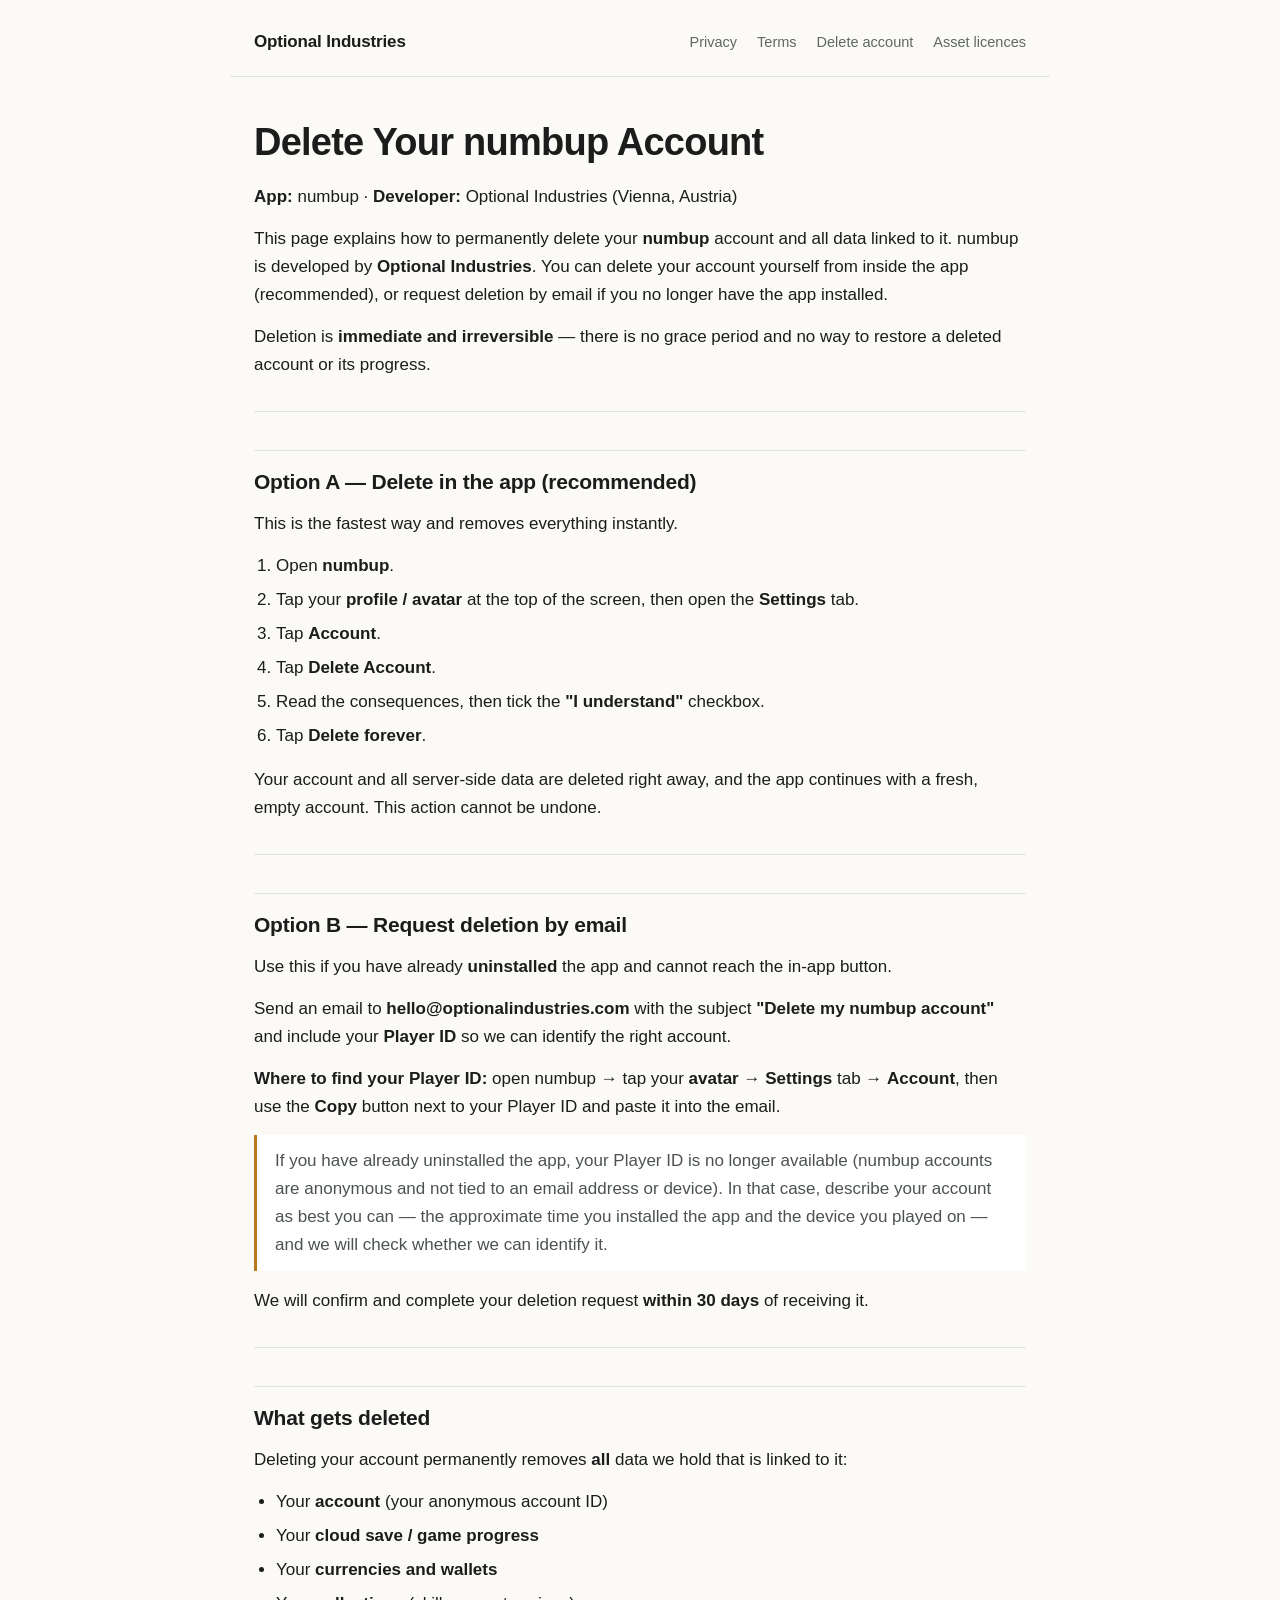
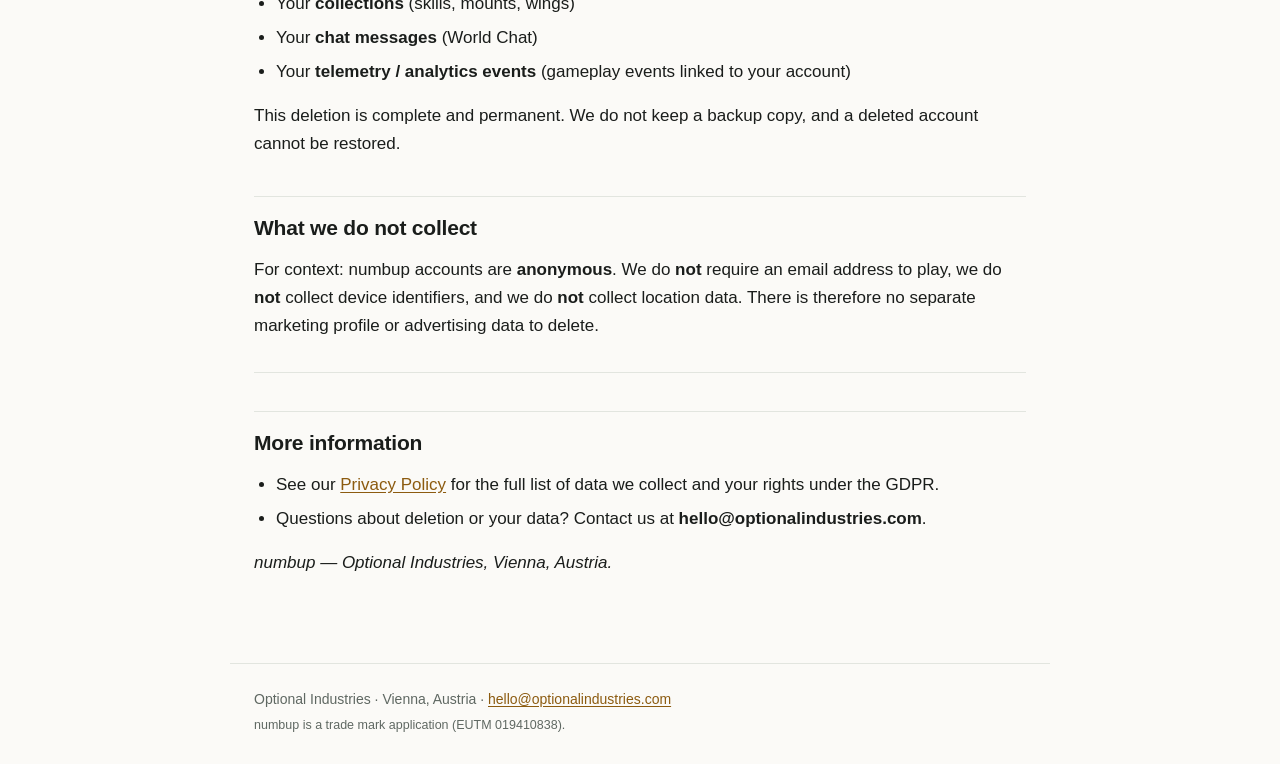
<file: numbup/delete-account.html>
<!doctype html>
<html lang="en">
<head>
<meta charset="utf-8">
<meta name="viewport" content="width=device-width, initial-scale=1">
<title>Delete Your Account — Optional Industries</title>
<meta name="description" content="Delete Your Account for numbup by Optional Industries, Vienna, Austria.">
<meta name="theme-color" media="(prefers-color-scheme: light)" content="#FBFAF7">
<meta name="theme-color" media="(prefers-color-scheme: dark)" content="#141715">
<meta property="og:type" content="article">
<meta property="og:site_name" content="Optional Industries">
<meta property="og:title" content="Delete Your Account — Optional Industries">
<meta property="og:description" content="Delete Your Account for numbup by Optional Industries, Vienna, Austria.">
<meta property="og:image" content="https://optionalindustries.com/assets/og/og-card.jpg">
<meta name="twitter:card" content="summary">
<link rel="icon" href="../favicon.svg" type="image/svg+xml">
<link rel="stylesheet" href="../assets/style.css">
</head>
<body>
<header class="site">
  <a class="wordmark" href="../index.html">Optional&nbsp;Industries</a>
  <nav>
    <a href="../numbup/privacy.html">Privacy</a>
    <a href="../numbup/terms.html">Terms</a>
    <a href="../numbup/delete-account.html">Delete account</a>
    <a href="../numbup/licenses.html">Asset licences</a>
  </nav>
</header>
<main>

<h1>Delete Your numbup Account</h1>
<p><strong>App:</strong> numbup · <strong>Developer:</strong> Optional Industries (Vienna, Austria)</p>
<p>This page explains how to permanently delete your <strong>numbup</strong> account and all data linked to it. numbup is developed by <strong>Optional Industries</strong>. You can delete your account yourself from inside the app (recommended), or request deletion by email if you no longer have the app installed.</p>
<p>Deletion is <strong>immediate and irreversible</strong> — there is no grace period and no way to restore a deleted account or its progress.</p>
<hr>
<h2>Option A — Delete in the app (recommended)</h2>
<p>This is the fastest way and removes everything instantly.</p>
<ol><li>Open <strong>numbup</strong>.</li><li>Tap your <strong>profile / avatar</strong> at the top of the screen, then open the <strong>Settings</strong> tab.</li><li>Tap <strong>Account</strong>.</li><li>Tap <strong>Delete Account</strong>.</li><li>Read the consequences, then tick the <strong>"I understand"</strong> checkbox.</li><li>Tap <strong>Delete forever</strong>.</li></ol>
<p>Your account and all server-side data are deleted right away, and the app continues with a fresh, empty account. This action cannot be undone.</p>
<hr>
<h2>Option B — Request deletion by email</h2>
<p>Use this if you have already <strong>uninstalled</strong> the app and cannot reach the in-app button.</p>
<p>Send an email to <strong>hello@optionalindustries.com</strong> with the subject <strong>"Delete my numbup account"</strong> and include your <strong>Player ID</strong> so we can identify the right account.</p>
<p><strong>Where to find your Player ID:</strong> open numbup → tap your <strong>avatar</strong> → <strong>Settings</strong> tab → <strong>Account</strong>, then use the <strong>Copy</strong> button next to your Player ID and paste it into the email.</p>
<blockquote>If you have already uninstalled the app, your Player ID is no longer available (numbup accounts are anonymous and not tied to an email address or device). In that case, describe your account as best you can — the approximate time you installed the app and the device you played on — and we will check whether we can identify it.</blockquote>
<p>We will confirm and complete your deletion request <strong>within 30 days</strong> of receiving it.</p>
<hr>
<h2>What gets deleted</h2>
<p>Deleting your account permanently removes <strong>all</strong> data we hold that is linked to it:</p>
<ul><li>Your <strong>account</strong> (your anonymous account ID)</li><li>Your <strong>cloud save / game progress</strong></li><li>Your <strong>currencies and wallets</strong></li><li>Your <strong>collections</strong> (skills, mounts, wings)</li><li>Your <strong>chat messages</strong> (World Chat)</li><li>Your <strong>telemetry / analytics events</strong> (gameplay events linked to your account)</li></ul>
<p>This deletion is complete and permanent. We do not keep a backup copy, and a deleted account cannot be restored.</p>
<h2>What we do not collect</h2>
<p>For context: numbup accounts are <strong>anonymous</strong>. We do <strong>not</strong> require an email address to play, we do <strong>not</strong> collect device identifiers, and we do <strong>not</strong> collect location data. There is therefore no separate marketing profile or advertising data to delete.</p>
<hr>
<h2>More information</h2>
<ul><li>See our <a href="https://optionalindustries.com/numbup/privacy">Privacy Policy</a> for the full list of data we collect and your rights under the GDPR.</li><li>Questions about deletion or your data? Contact us at <strong>hello@optionalindustries.com</strong>.</li></ul>
<p><em>numbup — Optional Industries, Vienna, Austria.</em></p>
</main>
<footer>
  <p>Optional Industries · Vienna, Austria · <a href="mailto:hello@optionalindustries.com">hello@optionalindustries.com</a></p>
  
  <p class="fine">numbup is a trade mark application (EUTM 019410838).</p>
</footer>
</body>
</html>
</file>
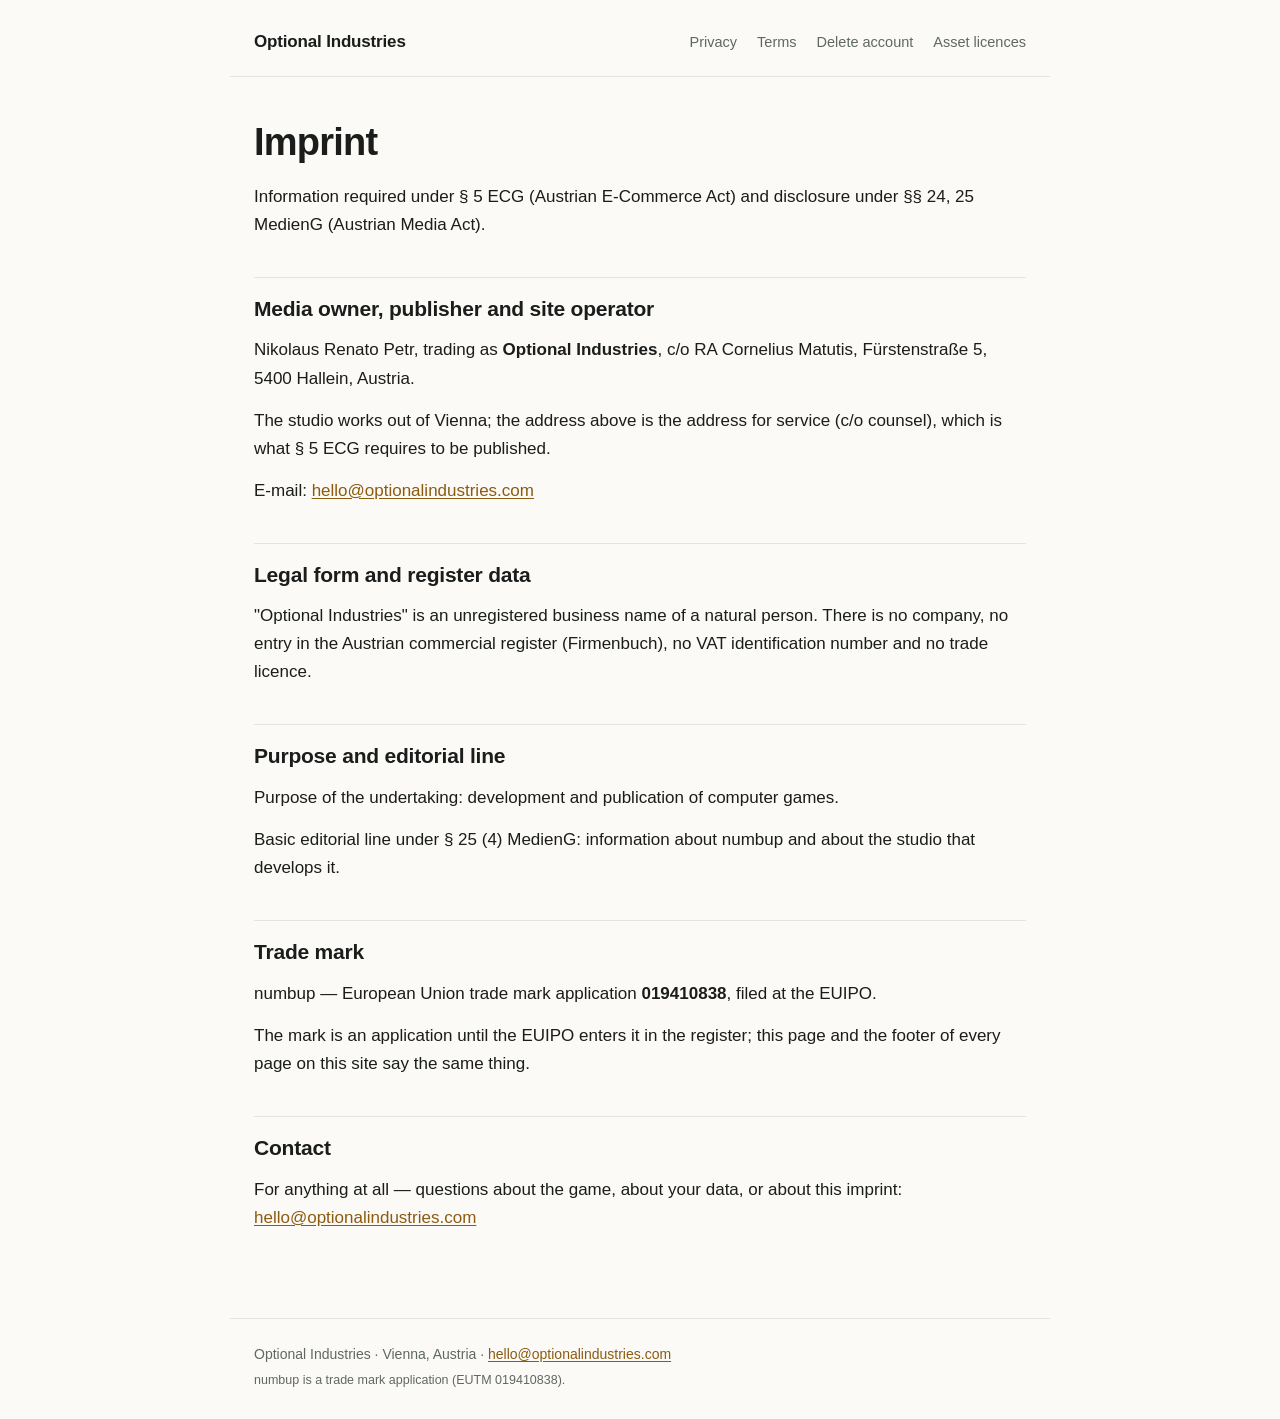
<file: numbup/imprint.html>
<!doctype html>
<html lang="en">
<head>
<meta charset="utf-8">
<meta name="viewport" content="width=device-width, initial-scale=1">
<title>Imprint — Optional Industries</title>
<meta name="description" content="Imprint for numbup by Optional Industries, Vienna, Austria.">
<meta name="theme-color" media="(prefers-color-scheme: light)" content="#FBFAF7">
<meta name="theme-color" media="(prefers-color-scheme: dark)" content="#141715">
<meta property="og:type" content="article">
<meta property="og:site_name" content="Optional Industries">
<meta property="og:title" content="Imprint — Optional Industries">
<meta property="og:description" content="Imprint for numbup by Optional Industries, Vienna, Austria.">
<meta property="og:image" content="https://optionalindustries.com/assets/og/og-card.jpg">
<meta name="twitter:card" content="summary">
<link rel="icon" href="../favicon.svg" type="image/svg+xml">
<link rel="stylesheet" href="../assets/style.css">
</head>
<body>
<header class="site">
  <a class="wordmark" href="../index.html">Optional&nbsp;Industries</a>
  <nav>
    <a href="../numbup/privacy.html">Privacy</a>
    <a href="../numbup/terms.html">Terms</a>
    <a href="../numbup/delete-account.html">Delete account</a>
    <a href="../numbup/licenses.html">Asset licences</a>
  </nav>
</header>
<main>

<h1>Imprint</h1>
<p>Information required under § 5 ECG (Austrian E-Commerce Act) and disclosure under §§ 24, 25 MedienG (Austrian Media Act).</p>
<h2>Media owner, publisher and site operator</h2>
<p>Nikolaus Renato Petr, trading as <strong>Optional Industries</strong>, c/o RA Cornelius Matutis, Fürstenstraße 5, 5400 Hallein, Austria.</p>
<p>The studio works out of Vienna; the address above is the address for service (c/o counsel), which is what § 5 ECG requires to be published.</p>
<p>E-mail: <a href="mailto:hello@optionalindustries.com">hello@optionalindustries.com</a></p>
<h2>Legal form and register data</h2>
<p>"Optional Industries" is an unregistered business name of a natural person. There is no company, no entry in the Austrian commercial register (Firmenbuch), no VAT identification number and no trade licence.</p>
<h2>Purpose and editorial line</h2>
<p>Purpose of the undertaking: development and publication of computer games.</p>
<p>Basic editorial line under § 25 (4) MedienG: information about numbup and about the studio that develops it.</p>
<h2>Trade mark</h2>
<p>numbup — European Union trade mark application <strong>019410838</strong>, filed at the EUIPO.</p>
<p>The mark is an application until the EUIPO enters it in the register; this page and the footer of every page on this site say the same thing.</p>
<h2>Contact</h2>
<p>For anything at all — questions about the game, about your data, or about this imprint: <a href="mailto:hello@optionalindustries.com">hello@optionalindustries.com</a></p>
</main>
<footer>
  <p>Optional Industries · Vienna, Austria · <a href="mailto:hello@optionalindustries.com">hello@optionalindustries.com</a></p>
  
  <p class="fine">numbup is a trade mark application (EUTM 019410838).</p>
</footer>
</body>
</html>
</file>
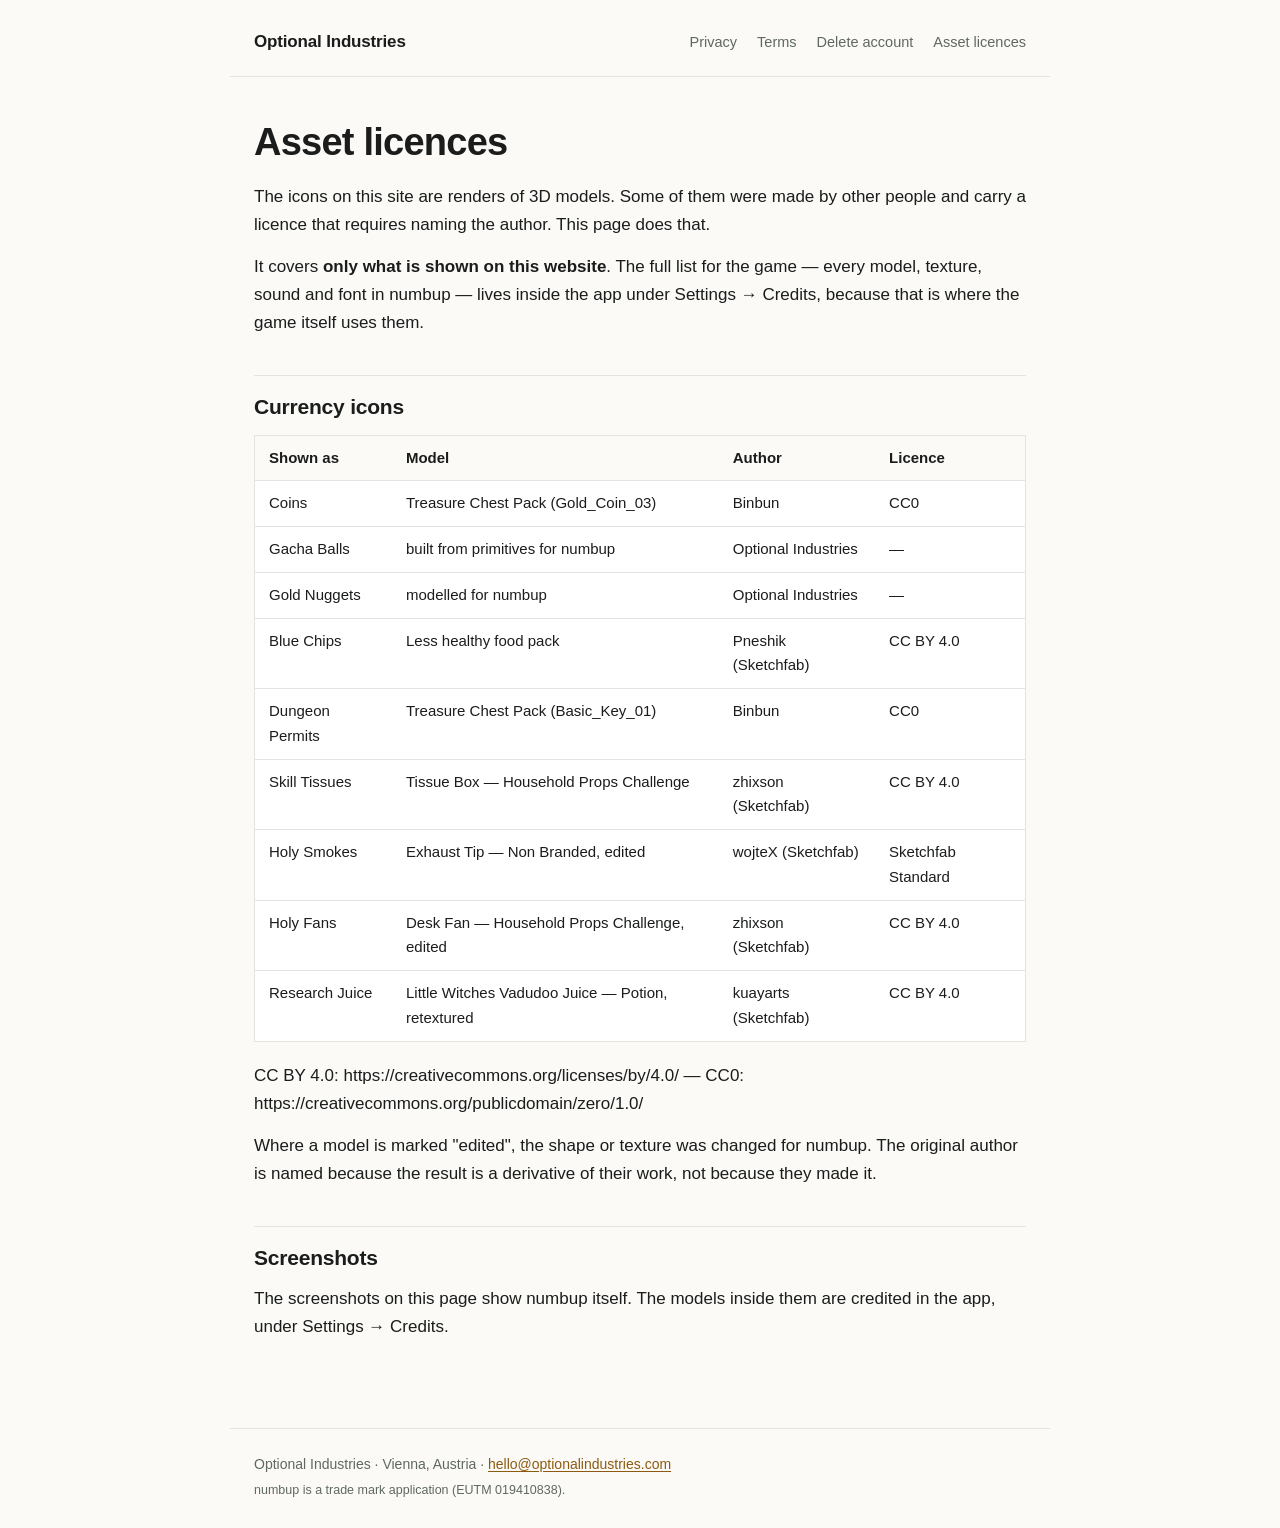
<file: numbup/licenses.html>
<!doctype html>
<html lang="en">
<head>
<meta charset="utf-8">
<meta name="viewport" content="width=device-width, initial-scale=1">
<title>Asset licences — Optional Industries</title>
<meta name="description" content="Asset licences for numbup by Optional Industries, Vienna, Austria.">
<meta name="theme-color" media="(prefers-color-scheme: light)" content="#FBFAF7">
<meta name="theme-color" media="(prefers-color-scheme: dark)" content="#141715">
<meta property="og:type" content="article">
<meta property="og:site_name" content="Optional Industries">
<meta property="og:title" content="Asset licences — Optional Industries">
<meta property="og:description" content="Asset licences for numbup by Optional Industries, Vienna, Austria.">
<meta property="og:image" content="https://optionalindustries.com/assets/og/og-card.jpg">
<meta name="twitter:card" content="summary">
<link rel="icon" href="../favicon.svg" type="image/svg+xml">
<link rel="stylesheet" href="../assets/style.css">
</head>
<body>
<header class="site">
  <a class="wordmark" href="../index.html">Optional&nbsp;Industries</a>
  <nav>
    <a href="../numbup/privacy.html">Privacy</a>
    <a href="../numbup/terms.html">Terms</a>
    <a href="../numbup/delete-account.html">Delete account</a>
    <a href="../numbup/licenses.html">Asset licences</a>
  </nav>
</header>
<main>

<h1>Asset licences</h1>
<p>The icons on this site are renders of 3D models. Some of them were made by other people and carry a licence that requires naming the author. This page does that.</p>
<p>It covers <strong>only what is shown on this website</strong>. The full list for the game — every model, texture, sound and font in numbup — lives inside the app under Settings → Credits, because that is where the game itself uses them.</p>
<h2>Currency icons</h2>
<div class="tablewrap"><table><thead><tr><th>Shown as</th><th>Model</th><th>Author</th><th>Licence</th></tr></thead><tbody><tr><td>Coins</td><td>Treasure Chest Pack (Gold_Coin_03)</td><td>Binbun</td><td>CC0</td></tr><tr><td>Gacha Balls</td><td>built from primitives for numbup</td><td>Optional Industries</td><td>—</td></tr><tr><td>Gold Nuggets</td><td>modelled for numbup</td><td>Optional Industries</td><td>—</td></tr><tr><td>Blue Chips</td><td>Less healthy food pack</td><td>Pneshik (Sketchfab)</td><td>CC BY 4.0</td></tr><tr><td>Dungeon Permits</td><td>Treasure Chest Pack (Basic_Key_01)</td><td>Binbun</td><td>CC0</td></tr><tr><td>Skill Tissues</td><td>Tissue Box — Household Props Challenge</td><td>zhixson (Sketchfab)</td><td>CC BY 4.0</td></tr><tr><td>Holy Smokes</td><td>Exhaust Tip — Non Branded, edited</td><td>wojteX (Sketchfab)</td><td>Sketchfab Standard</td></tr><tr><td>Holy Fans</td><td>Desk Fan — Household Props Challenge, edited</td><td>zhixson (Sketchfab)</td><td>CC BY 4.0</td></tr><tr><td>Research Juice</td><td>Little Witches Vadudoo Juice — Potion, retextured</td><td>kuayarts (Sketchfab)</td><td>CC BY 4.0</td></tr></tbody></table></div>
<p>CC BY 4.0: https://creativecommons.org/licenses/by/4.0/ — CC0: https://creativecommons.org/publicdomain/zero/1.0/</p>
<p>Where a model is marked "edited", the shape or texture was changed for numbup. The original author is named because the result is a derivative of their work, not because they made it.</p>
<h2>Screenshots</h2>
<p>The screenshots on this page show numbup itself. The models inside them are credited in the app, under Settings → Credits.</p>
</main>
<footer>
  <p>Optional Industries · Vienna, Austria · <a href="mailto:hello@optionalindustries.com">hello@optionalindustries.com</a></p>
  
  <p class="fine">numbup is a trade mark application (EUTM 019410838).</p>
</footer>
</body>
</html>
</file>
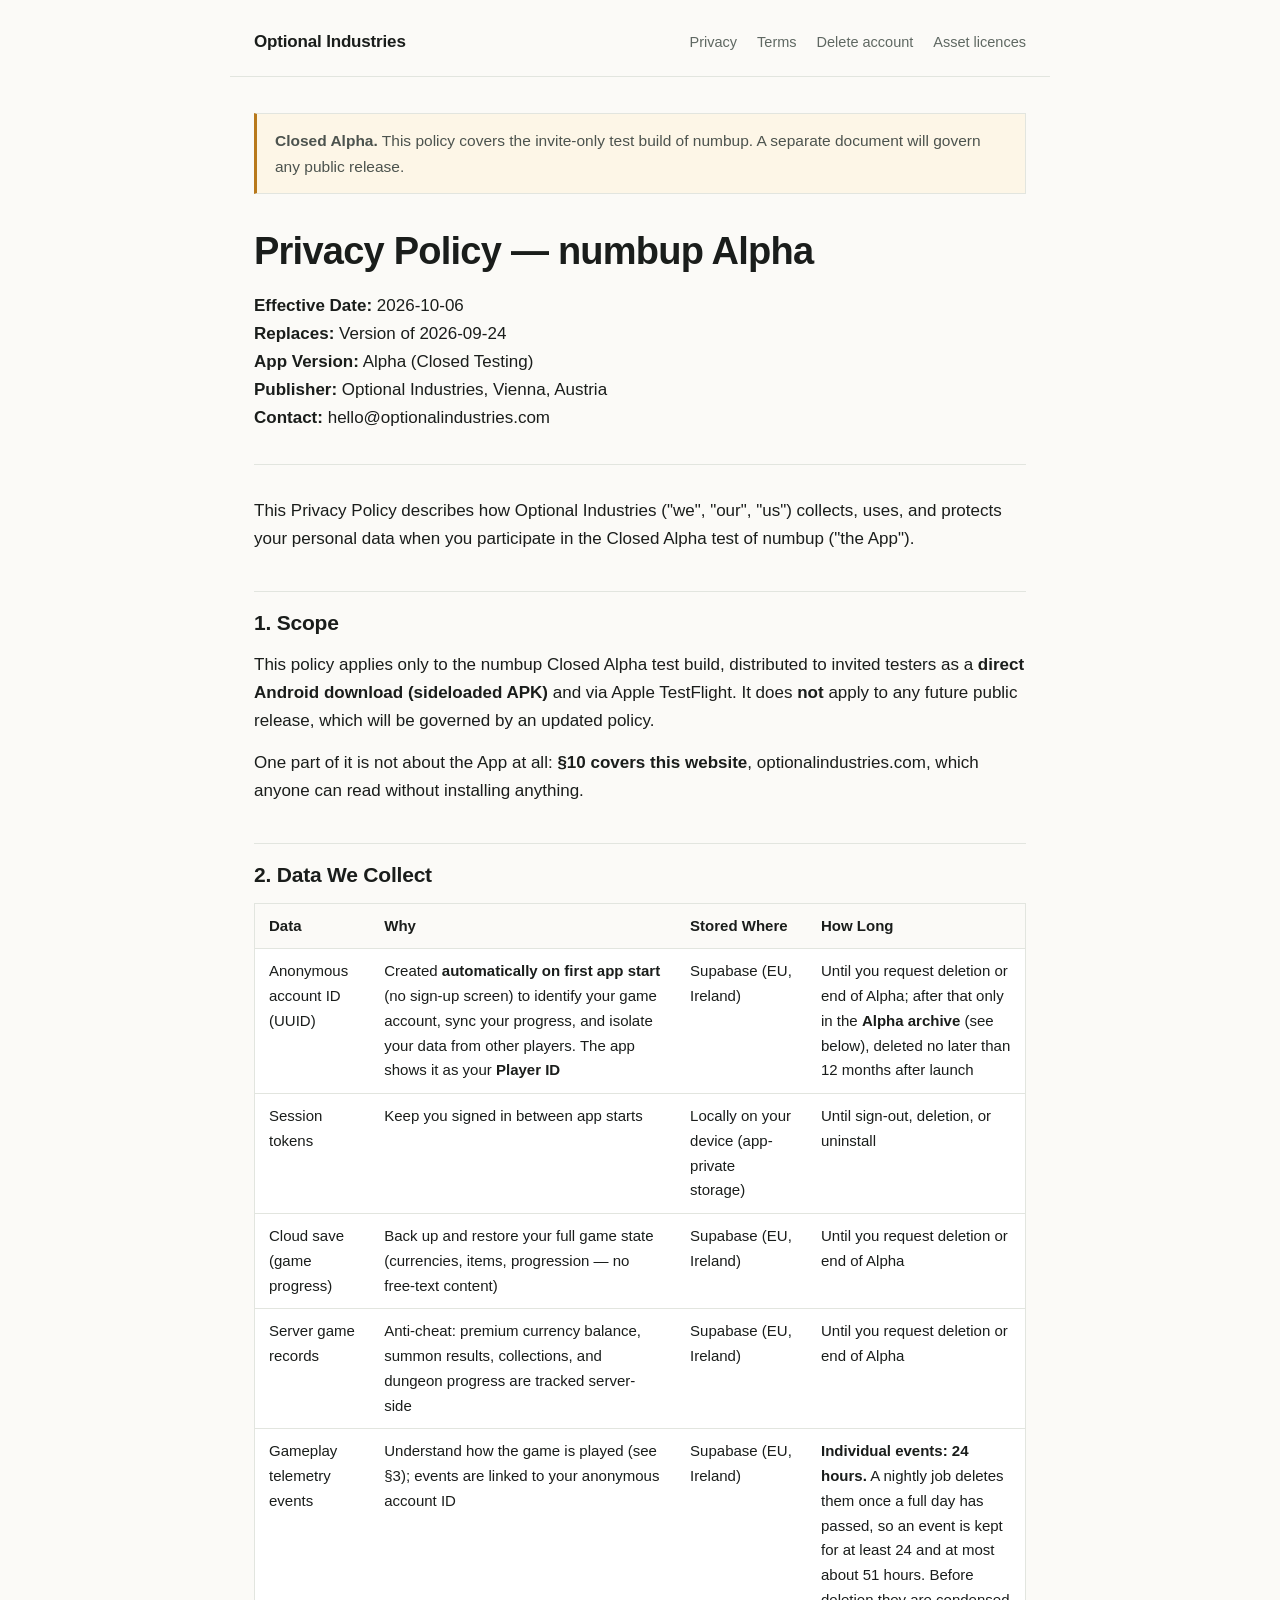
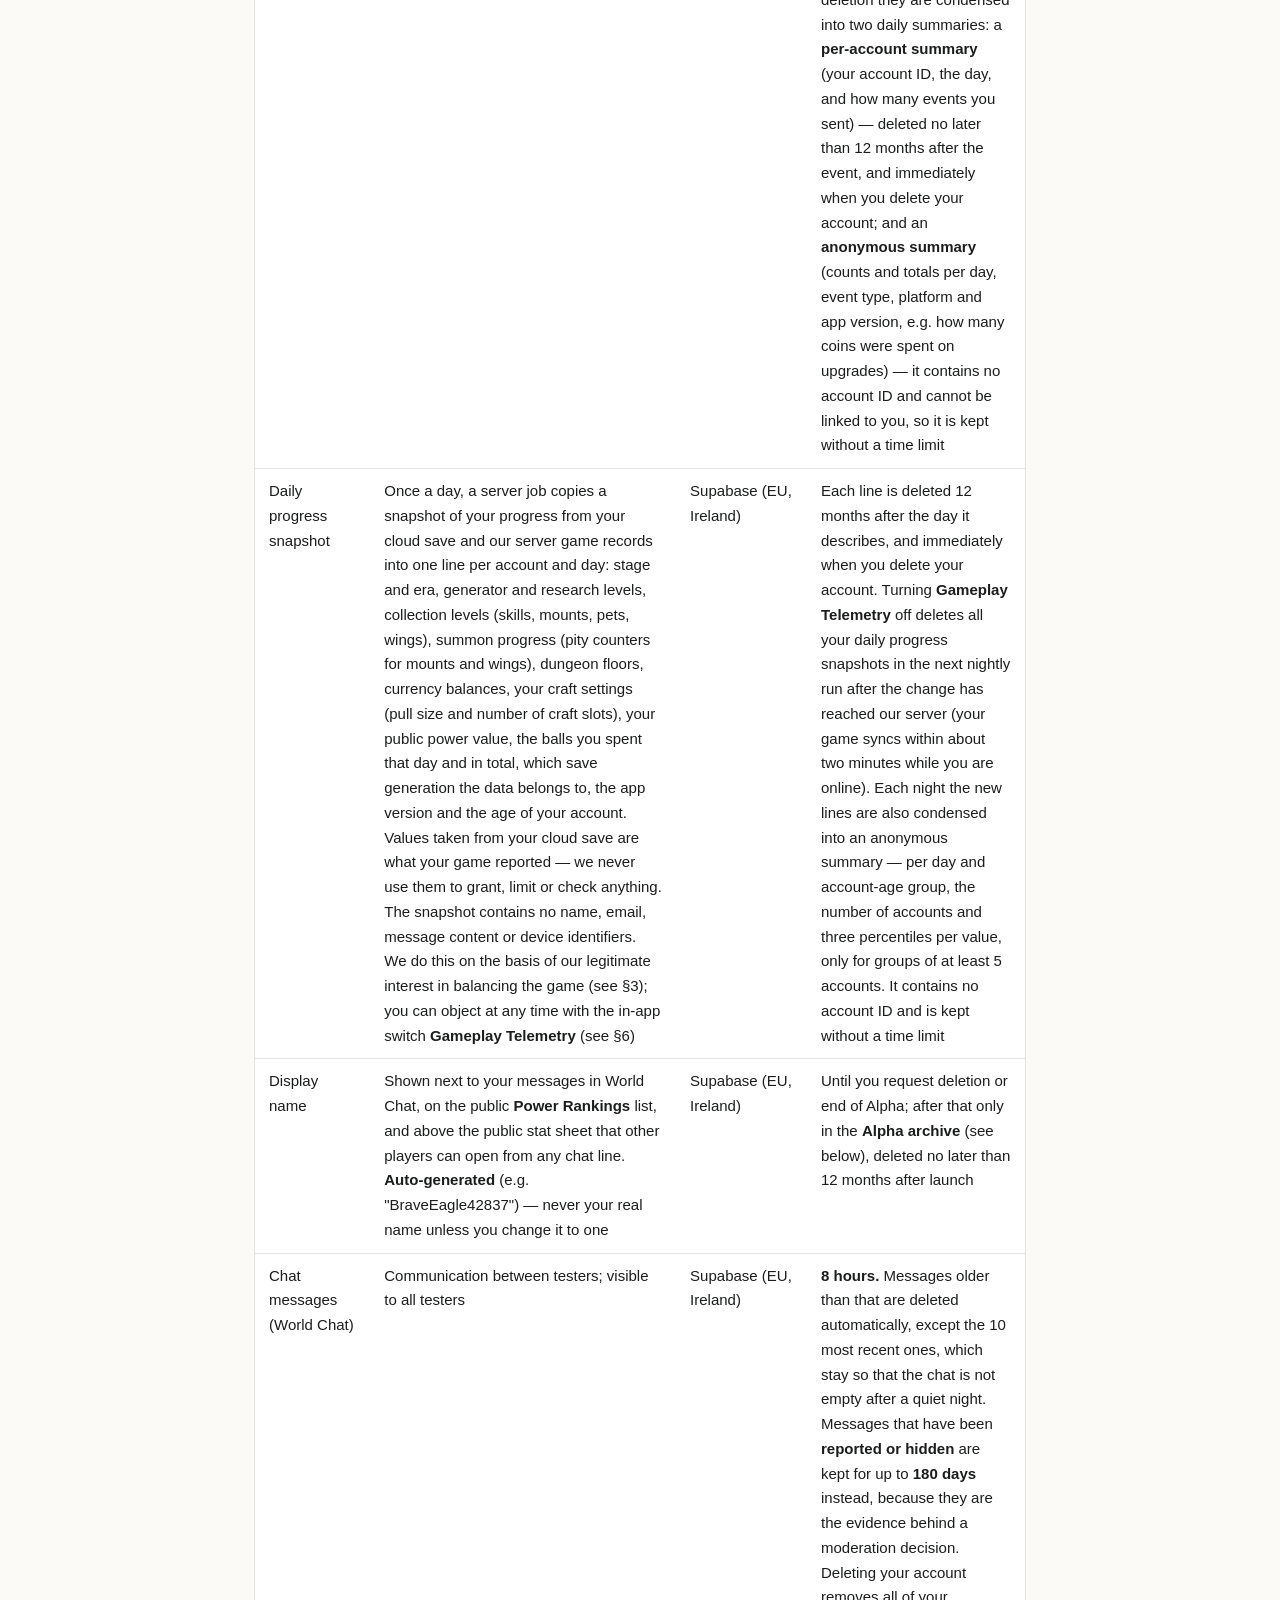
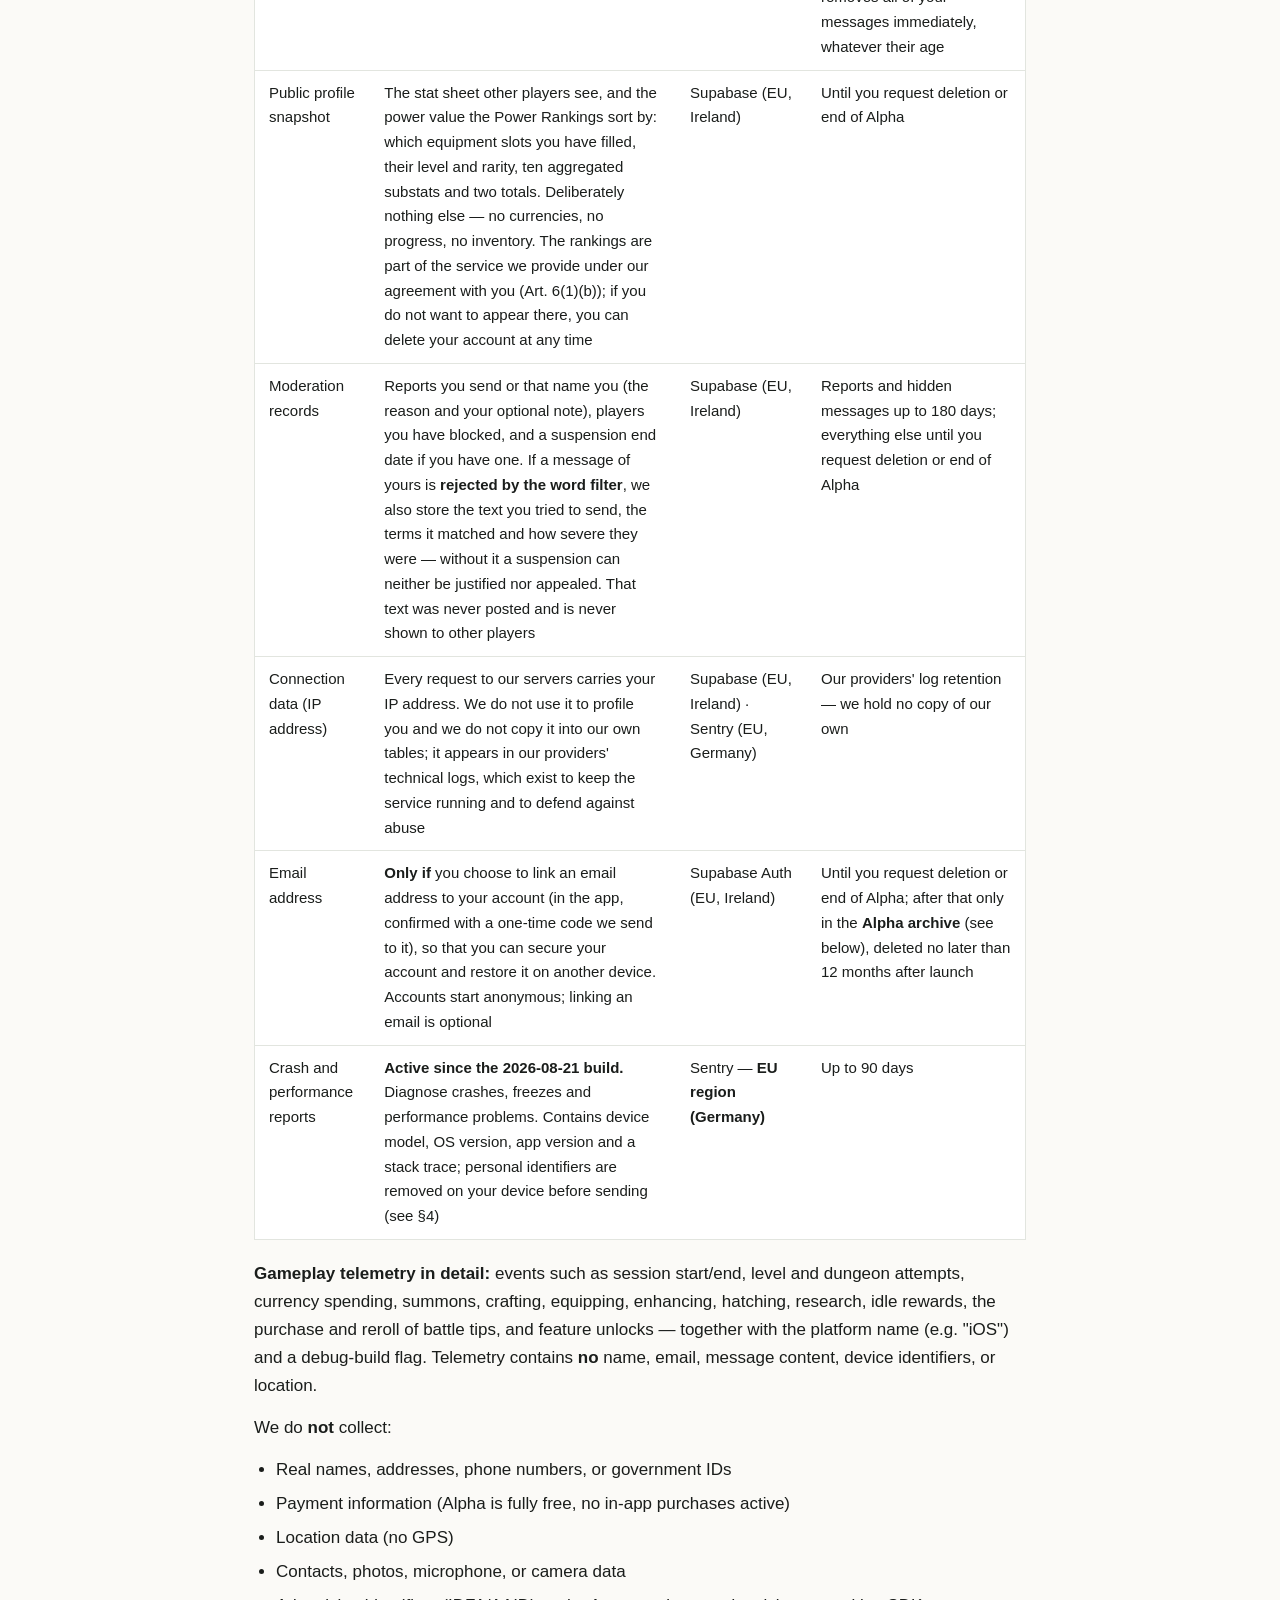
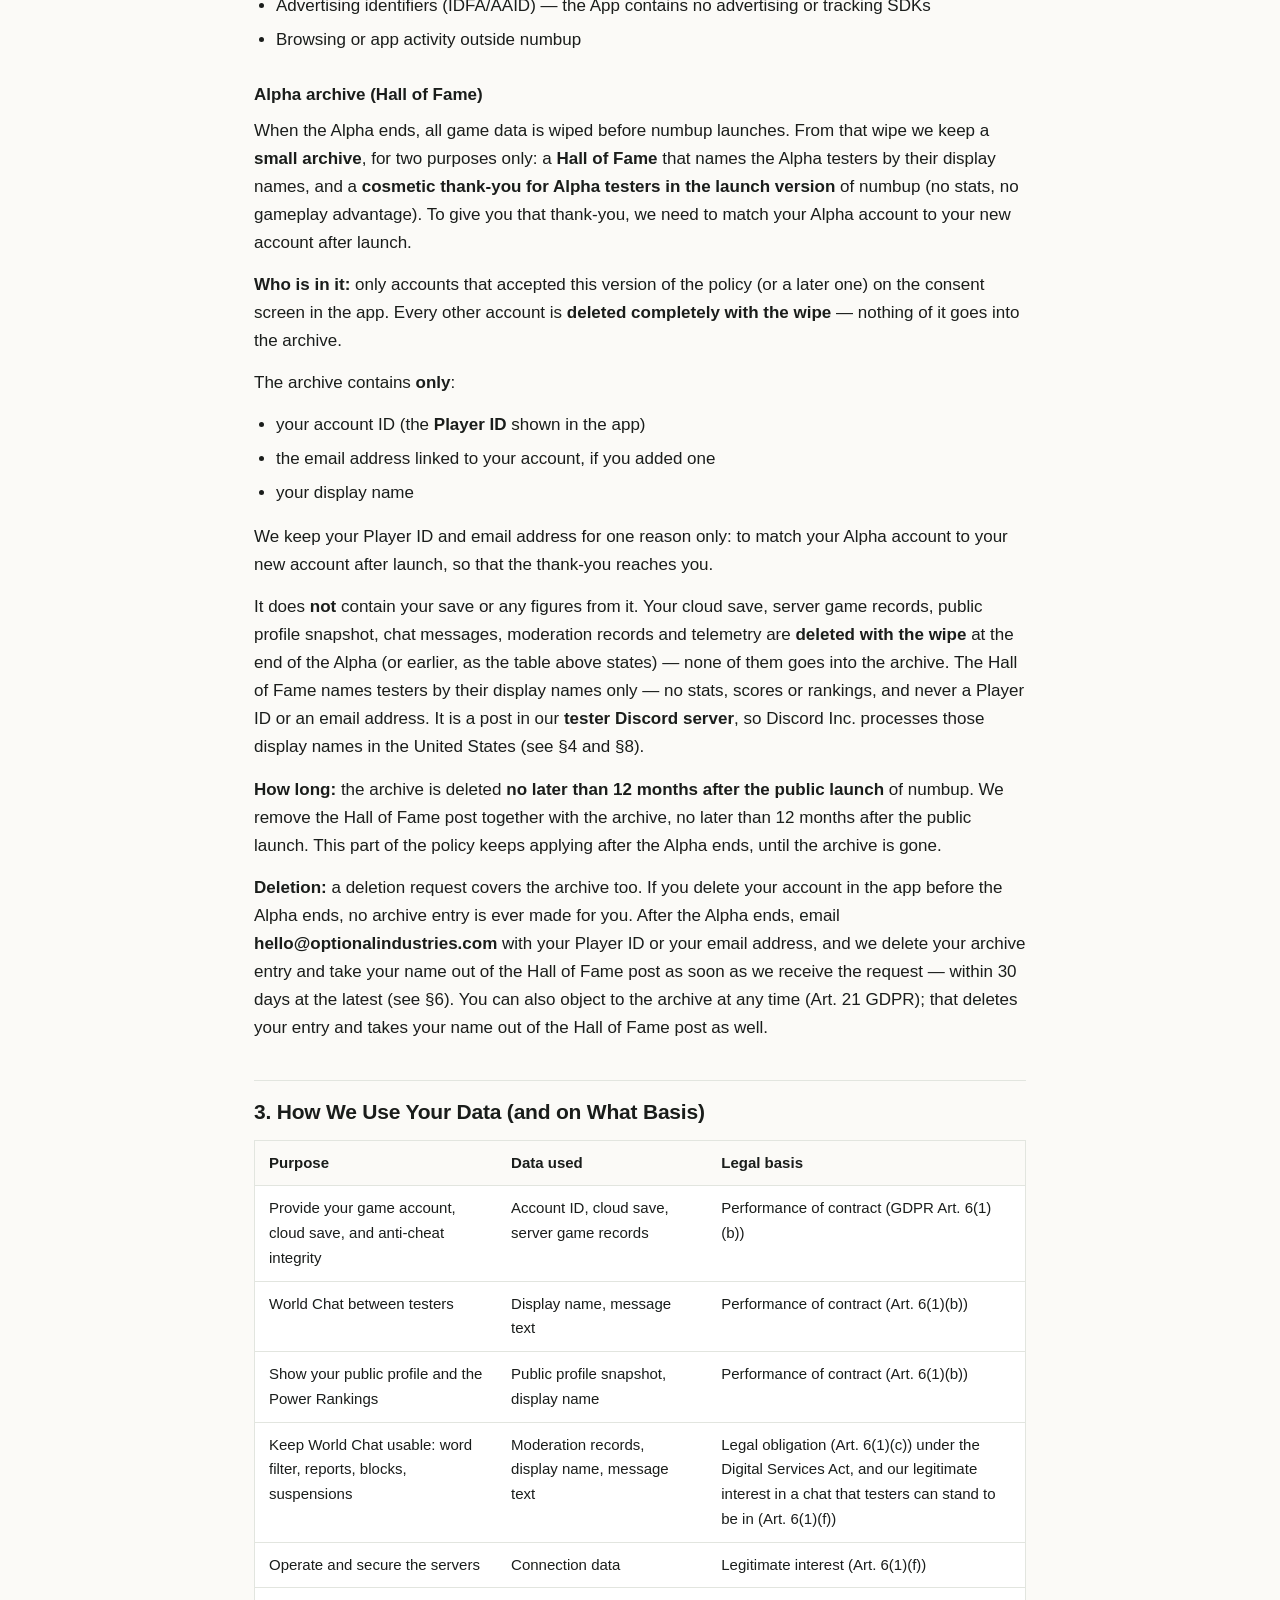
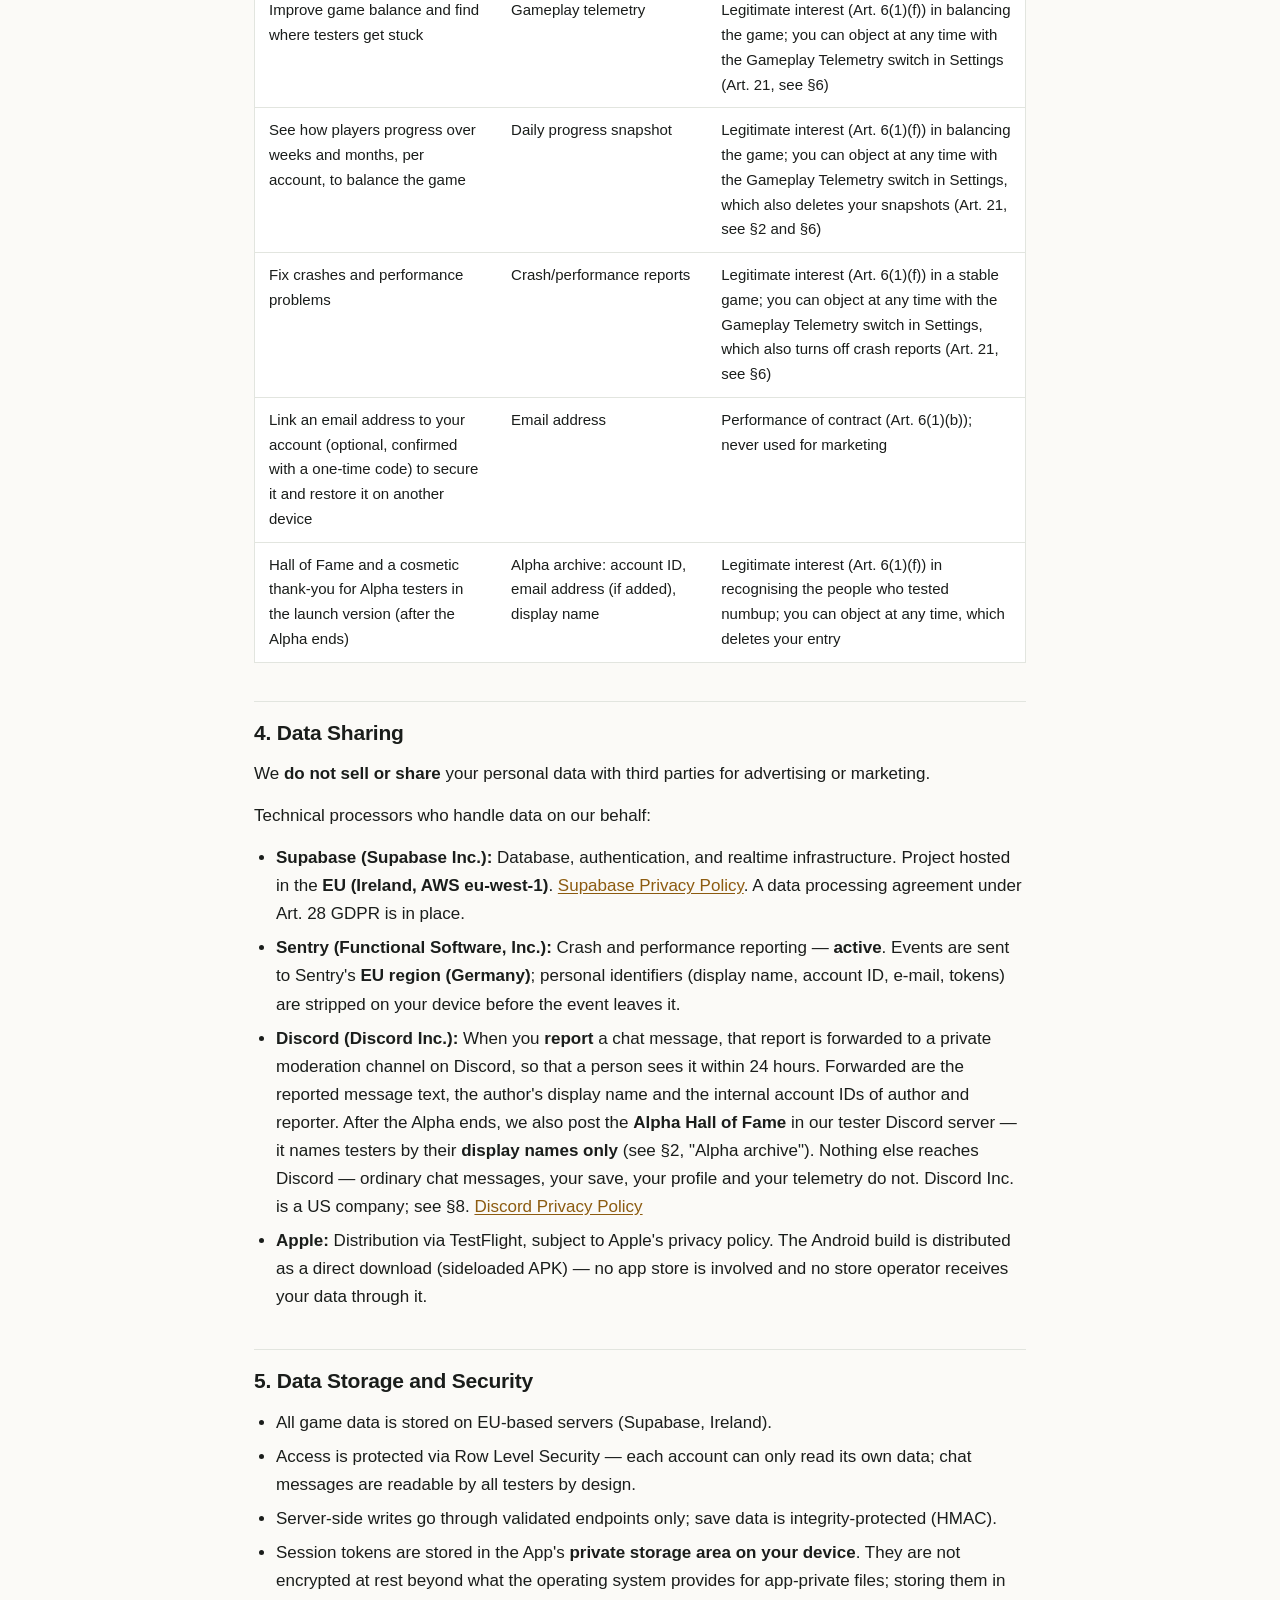
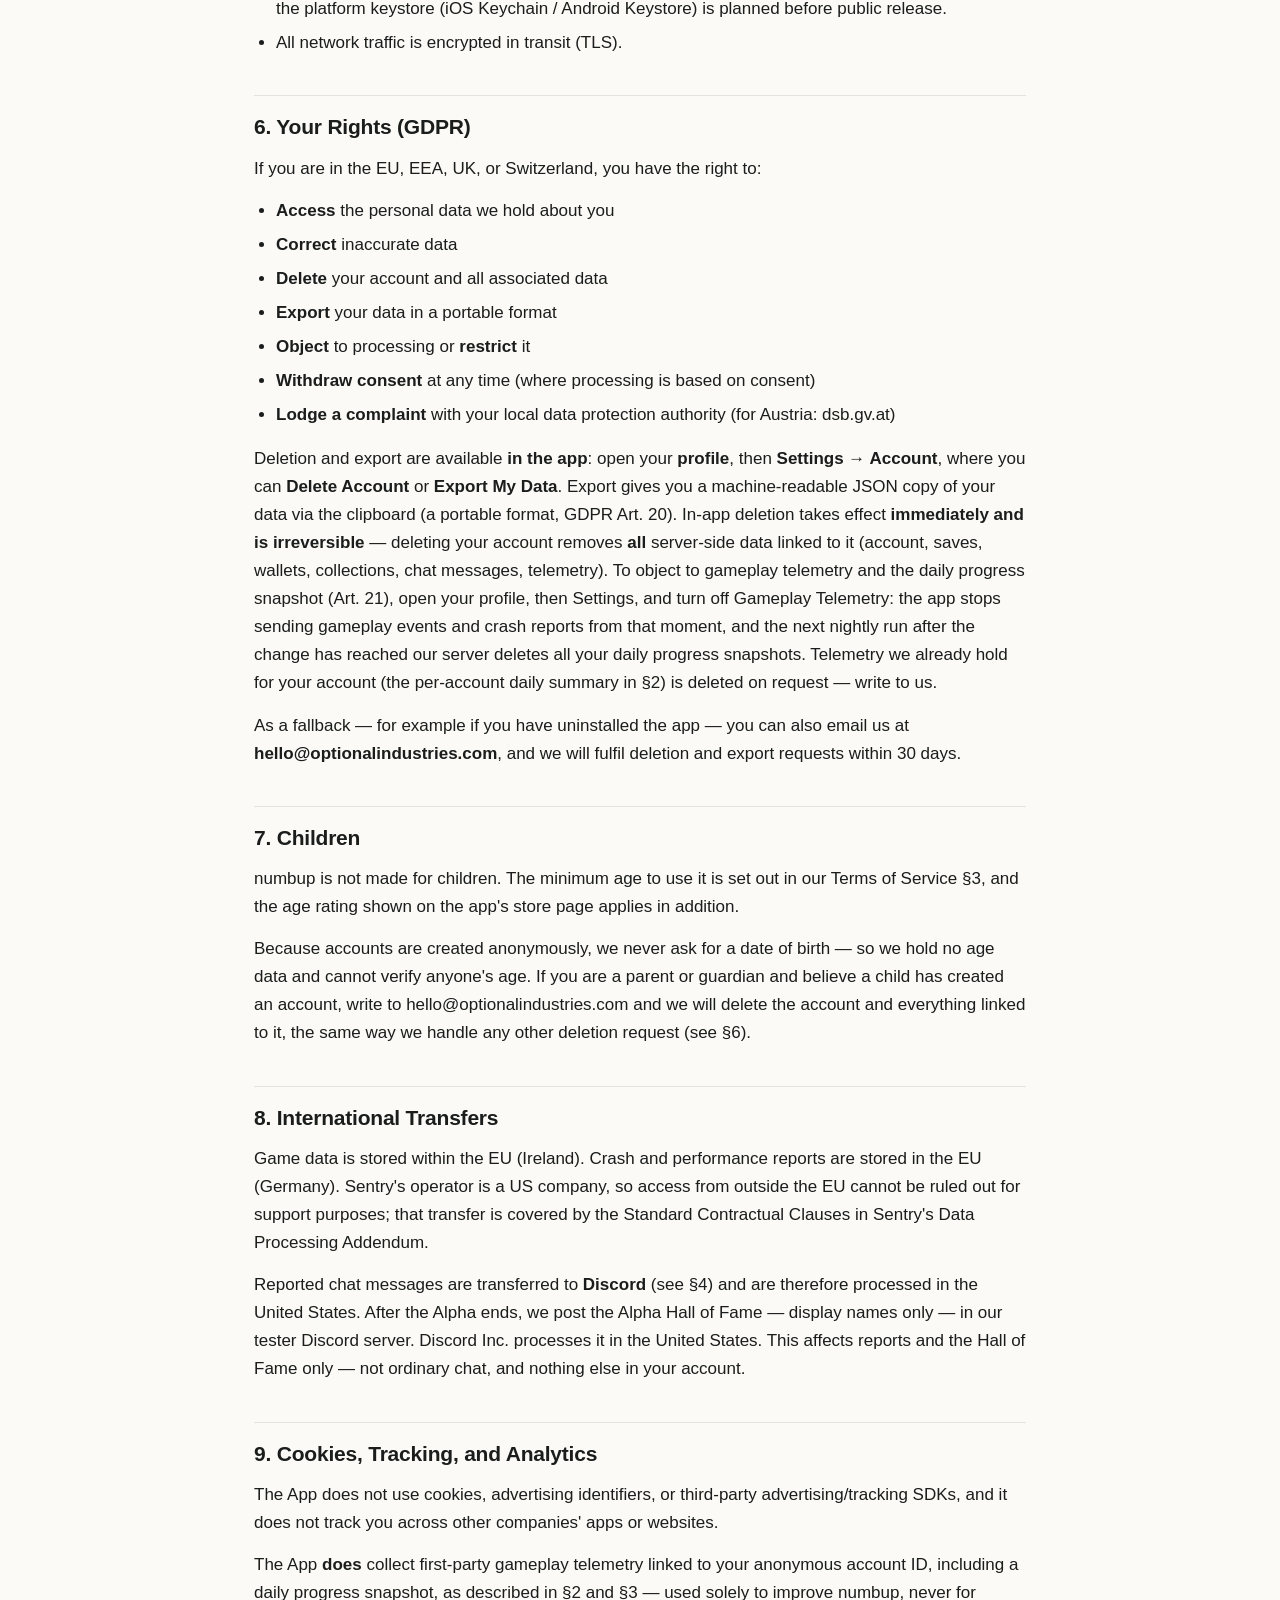
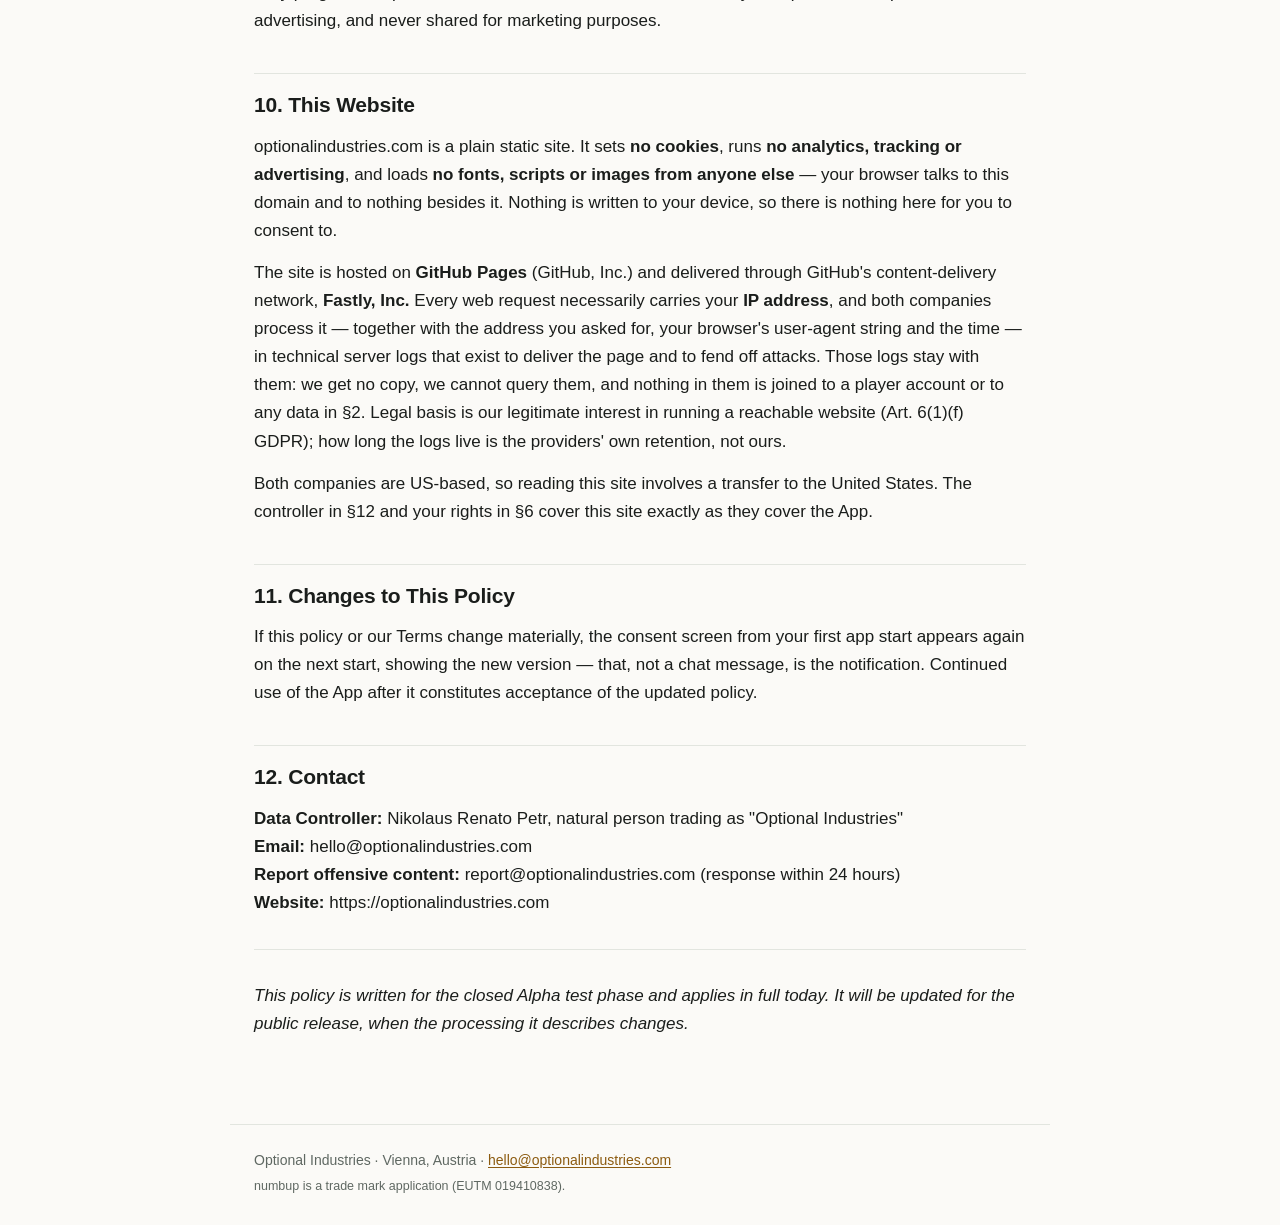
<file: numbup/privacy.html>
<!doctype html>
<html lang="en">
<head>
<meta charset="utf-8">
<meta name="viewport" content="width=device-width, initial-scale=1">
<title>Privacy Policy — Optional Industries</title>
<meta name="description" content="Privacy Policy for numbup by Optional Industries, Vienna, Austria.">
<meta name="theme-color" media="(prefers-color-scheme: light)" content="#FBFAF7">
<meta name="theme-color" media="(prefers-color-scheme: dark)" content="#141715">
<meta property="og:type" content="article">
<meta property="og:site_name" content="Optional Industries">
<meta property="og:title" content="Privacy Policy — Optional Industries">
<meta property="og:description" content="Privacy Policy for numbup by Optional Industries, Vienna, Austria.">
<meta property="og:image" content="https://optionalindustries.com/assets/og/og-card.jpg">
<meta name="twitter:card" content="summary">
<link rel="icon" href="../favicon.svg" type="image/svg+xml">
<link rel="stylesheet" href="../assets/style.css">
</head>
<body>
<header class="site">
  <a class="wordmark" href="../index.html">Optional&nbsp;Industries</a>
  <nav>
    <a href="../numbup/privacy.html">Privacy</a>
    <a href="../numbup/terms.html">Terms</a>
    <a href="../numbup/delete-account.html">Delete account</a>
    <a href="../numbup/licenses.html">Asset licences</a>
  </nav>
</header>
<main>
<div class="notice"><strong>Closed Alpha.</strong> This policy covers the
invite-only test build of numbup. A separate document will govern any public release.</div>

<h1>Privacy Policy — numbup Alpha</h1>
<p><strong>Effective Date:</strong> 2026-10-06<br><strong>Replaces:</strong> Version of 2026-09-24<br><strong>App Version:</strong> Alpha (Closed Testing)<br><strong>Publisher:</strong> Optional Industries, Vienna, Austria<br><strong>Contact:</strong> hello@optionalindustries.com</p>
<hr>
<p>This Privacy Policy describes how Optional Industries ("we", "our", "us") collects, uses, and protects your personal data when you participate in the Closed Alpha test of numbup ("the App").</p>
<h2>1. Scope</h2>
<p>This policy applies only to the numbup Closed Alpha test build, distributed to invited testers as a <strong>direct Android download (sideloaded APK)</strong> and via Apple TestFlight. It does <strong>not</strong> apply to any future public release, which will be governed by an updated policy.</p>
<p>One part of it is not about the App at all: <strong>§10 covers this website</strong>, optionalindustries.com, which anyone can read without installing anything.</p>
<h2>2. Data We Collect</h2>
<div class="tablewrap"><table><thead><tr><th>Data</th><th>Why</th><th>Stored Where</th><th>How Long</th></tr></thead><tbody><tr><td>Anonymous account ID (UUID)</td><td>Created <strong>automatically on first app start</strong> (no sign-up screen) to identify your game account, sync your progress, and isolate your data from other players. The app shows it as your <strong>Player ID</strong></td><td>Supabase (EU, Ireland)</td><td>Until you request deletion or end of Alpha; after that only in the <strong>Alpha archive</strong> (see below), deleted no later than 12 months after launch</td></tr><tr><td>Session tokens</td><td>Keep you signed in between app starts</td><td>Locally on your device (app-private storage)</td><td>Until sign-out, deletion, or uninstall</td></tr><tr><td>Cloud save (game progress)</td><td>Back up and restore your full game state (currencies, items, progression — no free-text content)</td><td>Supabase (EU, Ireland)</td><td>Until you request deletion or end of Alpha</td></tr><tr><td>Server game records</td><td>Anti-cheat: premium currency balance, summon results, collections, and dungeon progress are tracked server-side</td><td>Supabase (EU, Ireland)</td><td>Until you request deletion or end of Alpha</td></tr><tr><td>Gameplay telemetry events</td><td>Understand how the game is played (see §3); events are linked to your anonymous account ID</td><td>Supabase (EU, Ireland)</td><td><strong>Individual events: 24 hours.</strong> A nightly job deletes them once a full day has passed, so an event is kept for at least 24 and at most about 51 hours. Before deletion they are condensed into two daily summaries: a <strong>per-account summary</strong> (your account ID, the day, and how many events you sent) — deleted no later than 12 months after the event, and immediately when you delete your account; and an <strong>anonymous summary</strong> (counts and totals per day, event type, platform and app version, e.g. how many coins were spent on upgrades) — it contains no account ID and cannot be linked to you, so it is kept without a time limit</td></tr><tr><td>Daily progress snapshot</td><td>Once a day, a server job copies a snapshot of your progress from your cloud save and our server game records into one line per account and day: stage and era, generator and research levels, collection levels (skills, mounts, pets, wings), summon progress (pity counters for mounts and wings), dungeon floors, currency balances, your craft settings (pull size and number of craft slots), your public power value, the balls you spent that day and in total, which save generation the data belongs to, the app version and the age of your account. Values taken from your cloud save are what your game reported — we never use them to grant, limit or check anything. The snapshot contains no name, email, message content or device identifiers. We do this on the basis of our legitimate interest in balancing the game (see §3); you can object at any time with the in-app switch <strong>Gameplay Telemetry</strong> (see §6)</td><td>Supabase (EU, Ireland)</td><td>Each line is deleted 12 months after the day it describes, and immediately when you delete your account. Turning <strong>Gameplay Telemetry</strong> off deletes all your daily progress snapshots in the next nightly run after the change has reached our server (your game syncs within about two minutes while you are online). Each night the new lines are also condensed into an anonymous summary — per day and account-age group, the number of accounts and three percentiles per value, only for groups of at least 5 accounts. It contains no account ID and is kept without a time limit</td></tr><tr><td>Display name</td><td>Shown next to your messages in World Chat, on the public <strong>Power Rankings</strong> list, and above the public stat sheet that other players can open from any chat line. <strong>Auto-generated</strong> (e.g. "BraveEagle42837") — never your real name unless you change it to one</td><td>Supabase (EU, Ireland)</td><td>Until you request deletion or end of Alpha; after that only in the <strong>Alpha archive</strong> (see below), deleted no later than 12 months after launch</td></tr><tr><td>Chat messages (World Chat)</td><td>Communication between testers; visible to all testers</td><td>Supabase (EU, Ireland)</td><td><strong>8 hours.</strong> Messages older than that are deleted automatically, except the 10 most recent ones, which stay so that the chat is not empty after a quiet night. Messages that have been <strong>reported or hidden</strong> are kept for up to <strong>180 days</strong> instead, because they are the evidence behind a moderation decision. Deleting your account removes all of your messages immediately, whatever their age</td></tr><tr><td>Public profile snapshot</td><td>The stat sheet other players see, and the power value the Power Rankings sort by: which equipment slots you have filled, their level and rarity, ten aggregated substats and two totals. Deliberately nothing else — no currencies, no progress, no inventory. The rankings are part of the service we provide under our agreement with you (Art. 6(1)(b)); if you do not want to appear there, you can delete your account at any time</td><td>Supabase (EU, Ireland)</td><td>Until you request deletion or end of Alpha</td></tr><tr><td>Moderation records</td><td>Reports you send or that name you (the reason and your optional note), players you have blocked, and a suspension end date if you have one. If a message of yours is <strong>rejected by the word filter</strong>, we also store the text you tried to send, the terms it matched and how severe they were — without it a suspension can neither be justified nor appealed. That text was never posted and is never shown to other players</td><td>Supabase (EU, Ireland)</td><td>Reports and hidden messages up to 180 days; everything else until you request deletion or end of Alpha</td></tr><tr><td>Connection data (IP address)</td><td>Every request to our servers carries your IP address. We do not use it to profile you and we do not copy it into our own tables; it appears in our providers' technical logs, which exist to keep the service running and to defend against abuse</td><td>Supabase (EU, Ireland) · Sentry (EU, Germany)</td><td>Our providers' log retention — we hold no copy of our own</td></tr><tr><td>Email address</td><td><strong>Only if</strong> you choose to link an email address to your account (in the app, confirmed with a one-time code we send to it), so that you can secure your account and restore it on another device. Accounts start anonymous; linking an email is optional</td><td>Supabase Auth (EU, Ireland)</td><td>Until you request deletion or end of Alpha; after that only in the <strong>Alpha archive</strong> (see below), deleted no later than 12 months after launch</td></tr><tr><td>Crash and performance reports</td><td><strong>Active since the 2026-08-21 build.</strong> Diagnose crashes, freezes and performance problems. Contains device model, OS version, app version and a stack trace; personal identifiers are removed on your device before sending (see §4)</td><td>Sentry — <strong>EU region (Germany)</strong></td><td>Up to 90 days</td></tr></tbody></table></div>
<p><strong>Gameplay telemetry in detail:</strong> events such as session start/end, level and dungeon attempts, currency spending, summons, crafting, equipping, enhancing, hatching, research, idle rewards, the purchase and reroll of battle tips, and feature unlocks — together with the platform name (e.g. "iOS") and a debug-build flag. Telemetry contains <strong>no</strong> name, email, message content, device identifiers, or location.</p>
<p>We do <strong>not</strong> collect:</p>
<ul><li>Real names, addresses, phone numbers, or government IDs</li><li>Payment information (Alpha is fully free, no in-app purchases active)</li><li>Location data (no GPS)</li><li>Contacts, photos, microphone, or camera data</li><li>Advertising identifiers (IDFA/AAID) — the App contains no advertising or tracking SDKs</li><li>Browsing or app activity outside numbup</li></ul>
<h3>Alpha archive (Hall of Fame)</h3>
<p>When the Alpha ends, all game data is wiped before numbup launches. From that wipe we keep a <strong>small archive</strong>, for two purposes only: a <strong>Hall of Fame</strong> that names the Alpha testers by their display names, and a <strong>cosmetic thank-you for Alpha testers in the launch version</strong> of numbup (no stats, no gameplay advantage). To give you that thank-you, we need to match your Alpha account to your new account after launch.</p>
<p><strong>Who is in it:</strong> only accounts that accepted this version of the policy (or a later one) on the consent screen in the app. Every other account is <strong>deleted completely with the wipe</strong> — nothing of it goes into the archive.</p>
<p>The archive contains <strong>only</strong>:</p>
<ul><li>your account ID (the <strong>Player ID</strong> shown in the app)</li><li>the email address linked to your account, if you added one</li><li>your display name</li></ul>
<p>We keep your Player ID and email address for one reason only: to match your Alpha account to your new account after launch, so that the thank-you reaches you.</p>
<p>It does <strong>not</strong> contain your save or any figures from it. Your cloud save, server game records, public profile snapshot, chat messages, moderation records and telemetry are <strong>deleted with the wipe</strong> at the end of the Alpha (or earlier, as the table above states) — none of them goes into the archive. The Hall of Fame names testers by their display names only — no stats, scores or rankings, and never a Player ID or an email address. It is a post in our <strong>tester Discord server</strong>, so Discord Inc. processes those display names in the United States (see §4 and §8).</p>
<p><strong>How long:</strong> the archive is deleted <strong>no later than 12 months after the public launch</strong> of numbup. We remove the Hall of Fame post together with the archive, no later than 12 months after the public launch. This part of the policy keeps applying after the Alpha ends, until the archive is gone.</p>
<p><strong>Deletion:</strong> a deletion request covers the archive too. If you delete your account in the app before the Alpha ends, no archive entry is ever made for you. After the Alpha ends, email <strong>hello@optionalindustries.com</strong> with your Player ID or your email address, and we delete your archive entry and take your name out of the Hall of Fame post as soon as we receive the request — within 30 days at the latest (see §6). You can also object to the archive at any time (Art. 21 GDPR); that deletes your entry and takes your name out of the Hall of Fame post as well.</p>
<h2>3. How We Use Your Data (and on What Basis)</h2>
<div class="tablewrap"><table><thead><tr><th>Purpose</th><th>Data used</th><th>Legal basis</th></tr></thead><tbody><tr><td>Provide your game account, cloud save, and anti-cheat integrity</td><td>Account ID, cloud save, server game records</td><td>Performance of contract (GDPR Art. 6(1)(b))</td></tr><tr><td>World Chat between testers</td><td>Display name, message text</td><td>Performance of contract (Art. 6(1)(b))</td></tr><tr><td>Show your public profile and the Power Rankings</td><td>Public profile snapshot, display name</td><td>Performance of contract (Art. 6(1)(b))</td></tr><tr><td>Keep World Chat usable: word filter, reports, blocks, suspensions</td><td>Moderation records, display name, message text</td><td>Legal obligation (Art. 6(1)(c)) under the Digital Services Act, and our legitimate interest in a chat that testers can stand to be in (Art. 6(1)(f))</td></tr><tr><td>Operate and secure the servers</td><td>Connection data</td><td>Legitimate interest (Art. 6(1)(f))</td></tr><tr><td>Improve game balance and find where testers get stuck</td><td>Gameplay telemetry</td><td>Legitimate interest (Art. 6(1)(f)) in balancing the game; you can object at any time with the Gameplay Telemetry switch in Settings (Art. 21, see §6)</td></tr><tr><td>See how players progress over weeks and months, per account, to balance the game</td><td>Daily progress snapshot</td><td>Legitimate interest (Art. 6(1)(f)) in balancing the game; you can object at any time with the Gameplay Telemetry switch in Settings, which also deletes your snapshots (Art. 21, see §2 and §6)</td></tr><tr><td>Fix crashes and performance problems</td><td>Crash/performance reports</td><td>Legitimate interest (Art. 6(1)(f)) in a stable game; you can object at any time with the Gameplay Telemetry switch in Settings, which also turns off crash reports (Art. 21, see §6)</td></tr><tr><td>Link an email address to your account (optional, confirmed with a one-time code) to secure it and restore it on another device</td><td>Email address</td><td>Performance of contract (Art. 6(1)(b)); never used for marketing</td></tr><tr><td>Hall of Fame and a cosmetic thank-you for Alpha testers in the launch version (after the Alpha ends)</td><td>Alpha archive: account ID, email address (if added), display name</td><td>Legitimate interest (Art. 6(1)(f)) in recognising the people who tested numbup; you can object at any time, which deletes your entry</td></tr></tbody></table></div>
<h2>4. Data Sharing</h2>
<p>We <strong>do not sell or share</strong> your personal data with third parties for advertising or marketing.</p>
<p>Technical processors who handle data on our behalf:</p>
<ul><li><strong>Supabase (Supabase Inc.):</strong> Database, authentication, and realtime infrastructure. Project hosted in the <strong>EU (Ireland, AWS eu-west-1)</strong>. <a href="https://supabase.com/privacy">Supabase Privacy Policy</a>. A data processing agreement under Art. 28 GDPR is in place.</li><li><strong>Sentry (Functional Software, Inc.):</strong> Crash and performance reporting — <strong>active</strong>. Events are sent to Sentry's <strong>EU region (Germany)</strong>; personal identifiers (display name, account ID, e-mail, tokens) are stripped on your device before the event leaves it.</li><li><strong>Discord (Discord Inc.):</strong> When you <strong>report</strong> a chat message, that report is forwarded to a private moderation channel on Discord, so that a person sees it within 24 hours. Forwarded are the reported message text, the author's display name and the internal account IDs of author and reporter. After the Alpha ends, we also post the <strong>Alpha Hall of Fame</strong> in our tester Discord server — it names testers by their <strong>display names only</strong> (see §2, "Alpha archive"). Nothing else reaches Discord — ordinary chat messages, your save, your profile and your telemetry do not. Discord Inc. is a US company; see §8. <a href="https://discord.com/privacy">Discord Privacy Policy</a></li><li><strong>Apple:</strong> Distribution via TestFlight, subject to Apple's privacy policy. The Android build is distributed as a direct download (sideloaded APK) — no app store is involved and no store operator receives your data through it.</li></ul>
<h2>5. Data Storage and Security</h2>
<ul><li>All game data is stored on EU-based servers (Supabase, Ireland).</li><li>Access is protected via Row Level Security — each account can only read its own data; chat messages are readable by all testers by design.</li><li>Server-side writes go through validated endpoints only; save data is integrity-protected (HMAC).</li><li>Session tokens are stored in the App's <strong>private storage area on your device</strong>. They are not encrypted at rest beyond what the operating system provides for app-private files; storing them in the platform keystore (iOS Keychain / Android Keystore) is planned before public release.</li><li>All network traffic is encrypted in transit (TLS).</li></ul>
<h2>6. Your Rights (GDPR)</h2>
<p>If you are in the EU, EEA, UK, or Switzerland, you have the right to:</p>
<ul><li><strong>Access</strong> the personal data we hold about you</li><li><strong>Correct</strong> inaccurate data</li><li><strong>Delete</strong> your account and all associated data</li><li><strong>Export</strong> your data in a portable format</li><li><strong>Object</strong> to processing or <strong>restrict</strong> it</li><li><strong>Withdraw consent</strong> at any time (where processing is based on consent)</li><li><strong>Lodge a complaint</strong> with your local data protection authority (for Austria: dsb.gv.at)</li></ul>
<p>Deletion and export are available <strong>in the app</strong>: open your <strong>profile</strong>, then <strong>Settings → Account</strong>, where you can <strong>Delete Account</strong> or <strong>Export My Data</strong>. Export gives you a machine-readable JSON copy of your data via the clipboard (a portable format, GDPR Art. 20). In-app deletion takes effect <strong>immediately and is irreversible</strong> — deleting your account removes <strong>all</strong> server-side data linked to it (account, saves, wallets, collections, chat messages, telemetry). To object to gameplay telemetry and the daily progress snapshot (Art. 21), open your profile, then Settings, and turn off Gameplay Telemetry: the app stops sending gameplay events and crash reports from that moment, and the next nightly run after the change has reached our server deletes all your daily progress snapshots. Telemetry we already hold for your account (the per-account daily summary in §2) is deleted on request — write to us.</p>
<p>As a fallback — for example if you have uninstalled the app — you can also email us at <strong>hello@optionalindustries.com</strong>, and we will fulfil deletion and export requests within 30 days.</p>
<h2>7. Children</h2>
<p>numbup is not made for children. The minimum age to use it is set out in our Terms of Service §3, and the age rating shown on the app's store page applies in addition.</p>
<p>Because accounts are created anonymously, we never ask for a date of birth — so we hold no age data and cannot verify anyone's age. If you are a parent or guardian and believe a child has created an account, write to hello@optionalindustries.com and we will delete the account and everything linked to it, the same way we handle any other deletion request (see §6).</p>
<h2>8. International Transfers</h2>
<p>Game data is stored within the EU (Ireland). Crash and performance reports are stored in the EU (Germany). Sentry's operator is a US company, so access from outside the EU cannot be ruled out for support purposes; that transfer is covered by the Standard Contractual Clauses in Sentry's Data Processing Addendum.</p>
<p>Reported chat messages are transferred to <strong>Discord</strong> (see §4) and are therefore processed in the United States. After the Alpha ends, we post the Alpha Hall of Fame — display names only — in our tester Discord server. Discord Inc. processes it in the United States. This affects reports and the Hall of Fame only — not ordinary chat, and nothing else in your account.</p>
<h2>9. Cookies, Tracking, and Analytics</h2>
<p>The App does not use cookies, advertising identifiers, or third-party advertising/tracking SDKs, and it does not track you across other companies' apps or websites.</p>
<p>The App <strong>does</strong> collect first-party gameplay telemetry linked to your anonymous account ID, including a daily progress snapshot, as described in §2 and §3 — used solely to improve numbup, never for advertising, and never shared for marketing purposes.</p>
<h2>10. This Website</h2>
<p>optionalindustries.com is a plain static site. It sets <strong>no cookies</strong>, runs <strong>no analytics, tracking or advertising</strong>, and loads <strong>no fonts, scripts or images from anyone else</strong> — your browser talks to this domain and to nothing besides it. Nothing is written to your device, so there is nothing here for you to consent to.</p>
<p>The site is hosted on <strong>GitHub Pages</strong> (GitHub, Inc.) and delivered through GitHub's content-delivery network, <strong>Fastly, Inc.</strong> Every web request necessarily carries your <strong>IP address</strong>, and both companies process it — together with the address you asked for, your browser's user-agent string and the time — in technical server logs that exist to deliver the page and to fend off attacks. Those logs stay with them: we get no copy, we cannot query them, and nothing in them is joined to a player account or to any data in §2. Legal basis is our legitimate interest in running a reachable website (Art. 6(1)(f) GDPR); how long the logs live is the providers' own retention, not ours.</p>
<p>Both companies are US-based, so reading this site involves a transfer to the United States. The controller in §12 and your rights in §6 cover this site exactly as they cover the App.</p>
<h2>11. Changes to This Policy</h2>
<p>If this policy or our Terms change materially, the consent screen from your first app start appears again on the next start, showing the new version — that, not a chat message, is the notification. Continued use of the App after it constitutes acceptance of the updated policy.</p>
<h2>12. Contact</h2>
<p><strong>Data Controller:</strong> Nikolaus Renato Petr, natural person trading as "Optional Industries"<br><strong>Email:</strong> hello@optionalindustries.com<br><strong>Report offensive content:</strong> report@optionalindustries.com (response within 24 hours)<br><strong>Website:</strong> https://optionalindustries.com</p>
<hr>
<p><em>This policy is written for the closed Alpha test phase and applies in full today. It will be updated for the public release, when the processing it describes changes.</em></p>
</main>
<footer>
  <p>Optional Industries · Vienna, Austria · <a href="mailto:hello@optionalindustries.com">hello@optionalindustries.com</a></p>
  
  <p class="fine">numbup is a trade mark application (EUTM 019410838).</p>
</footer>
</body>
</html>
</file>
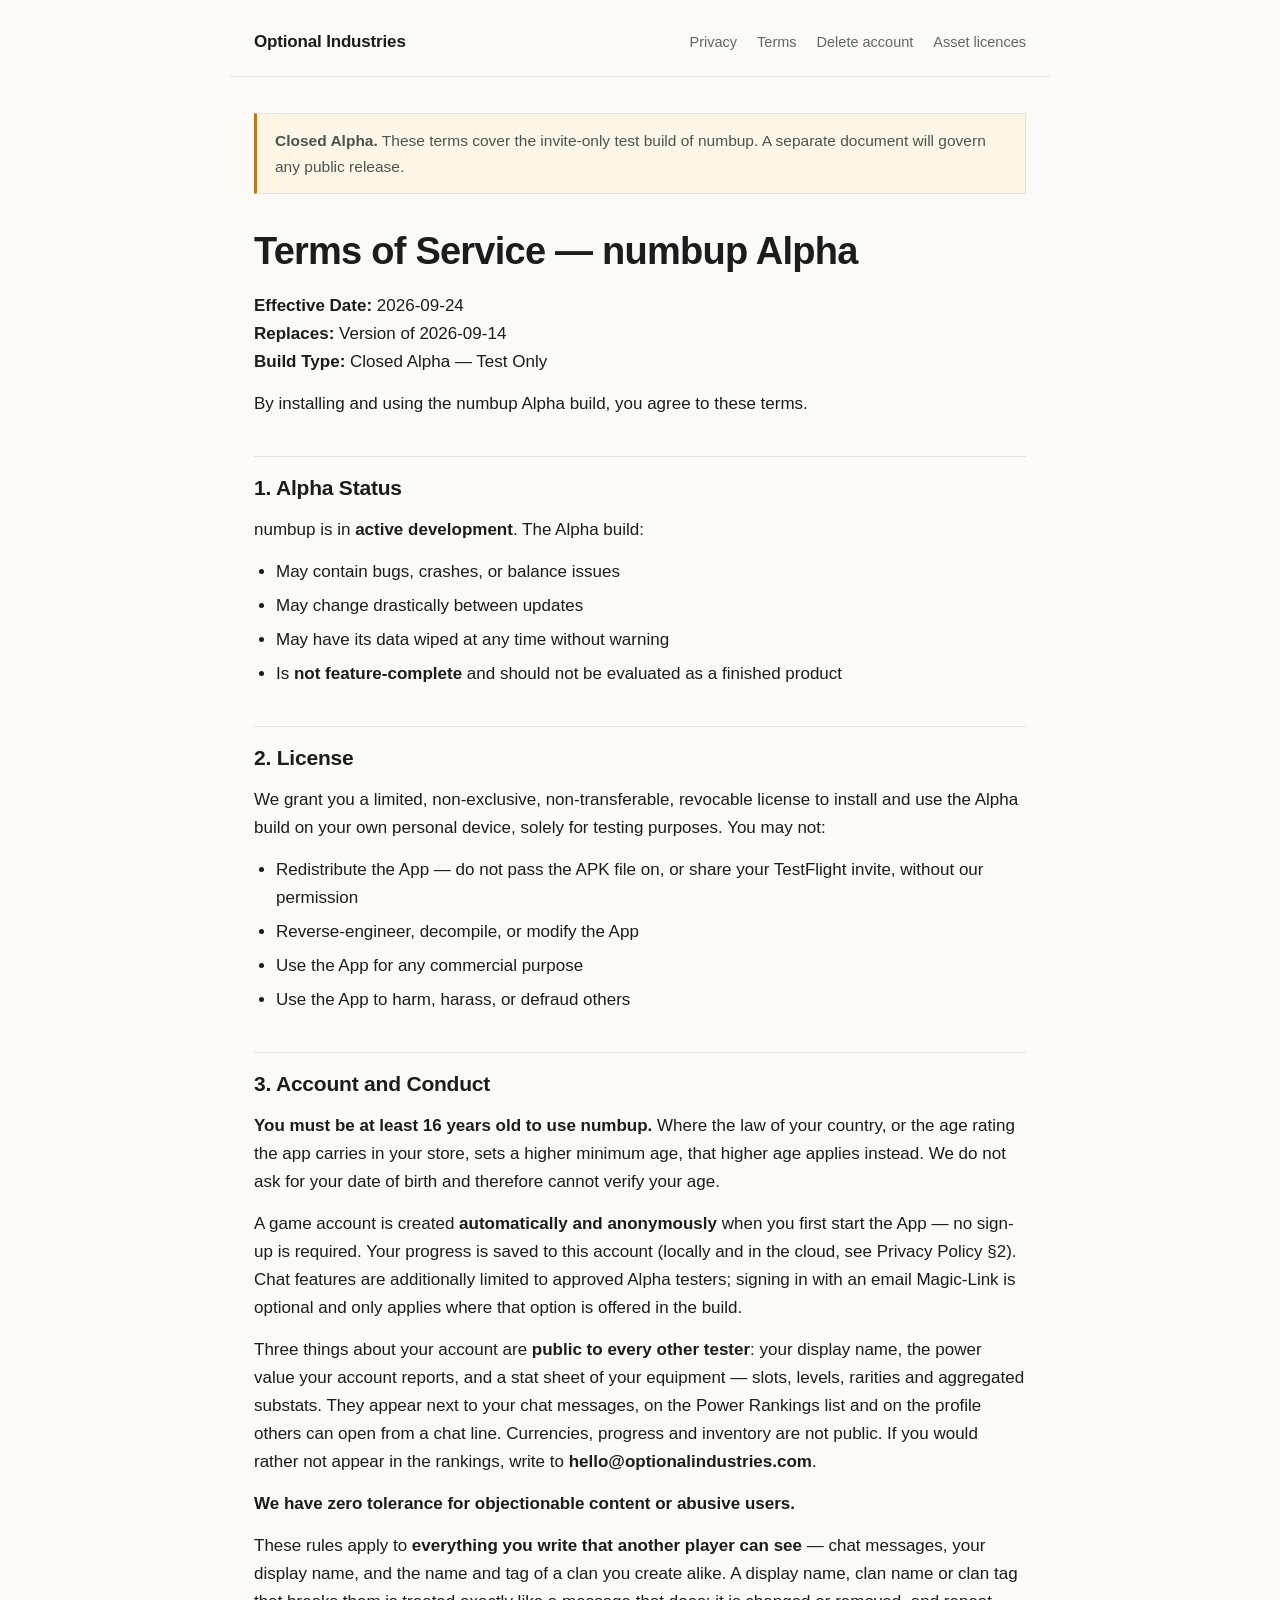
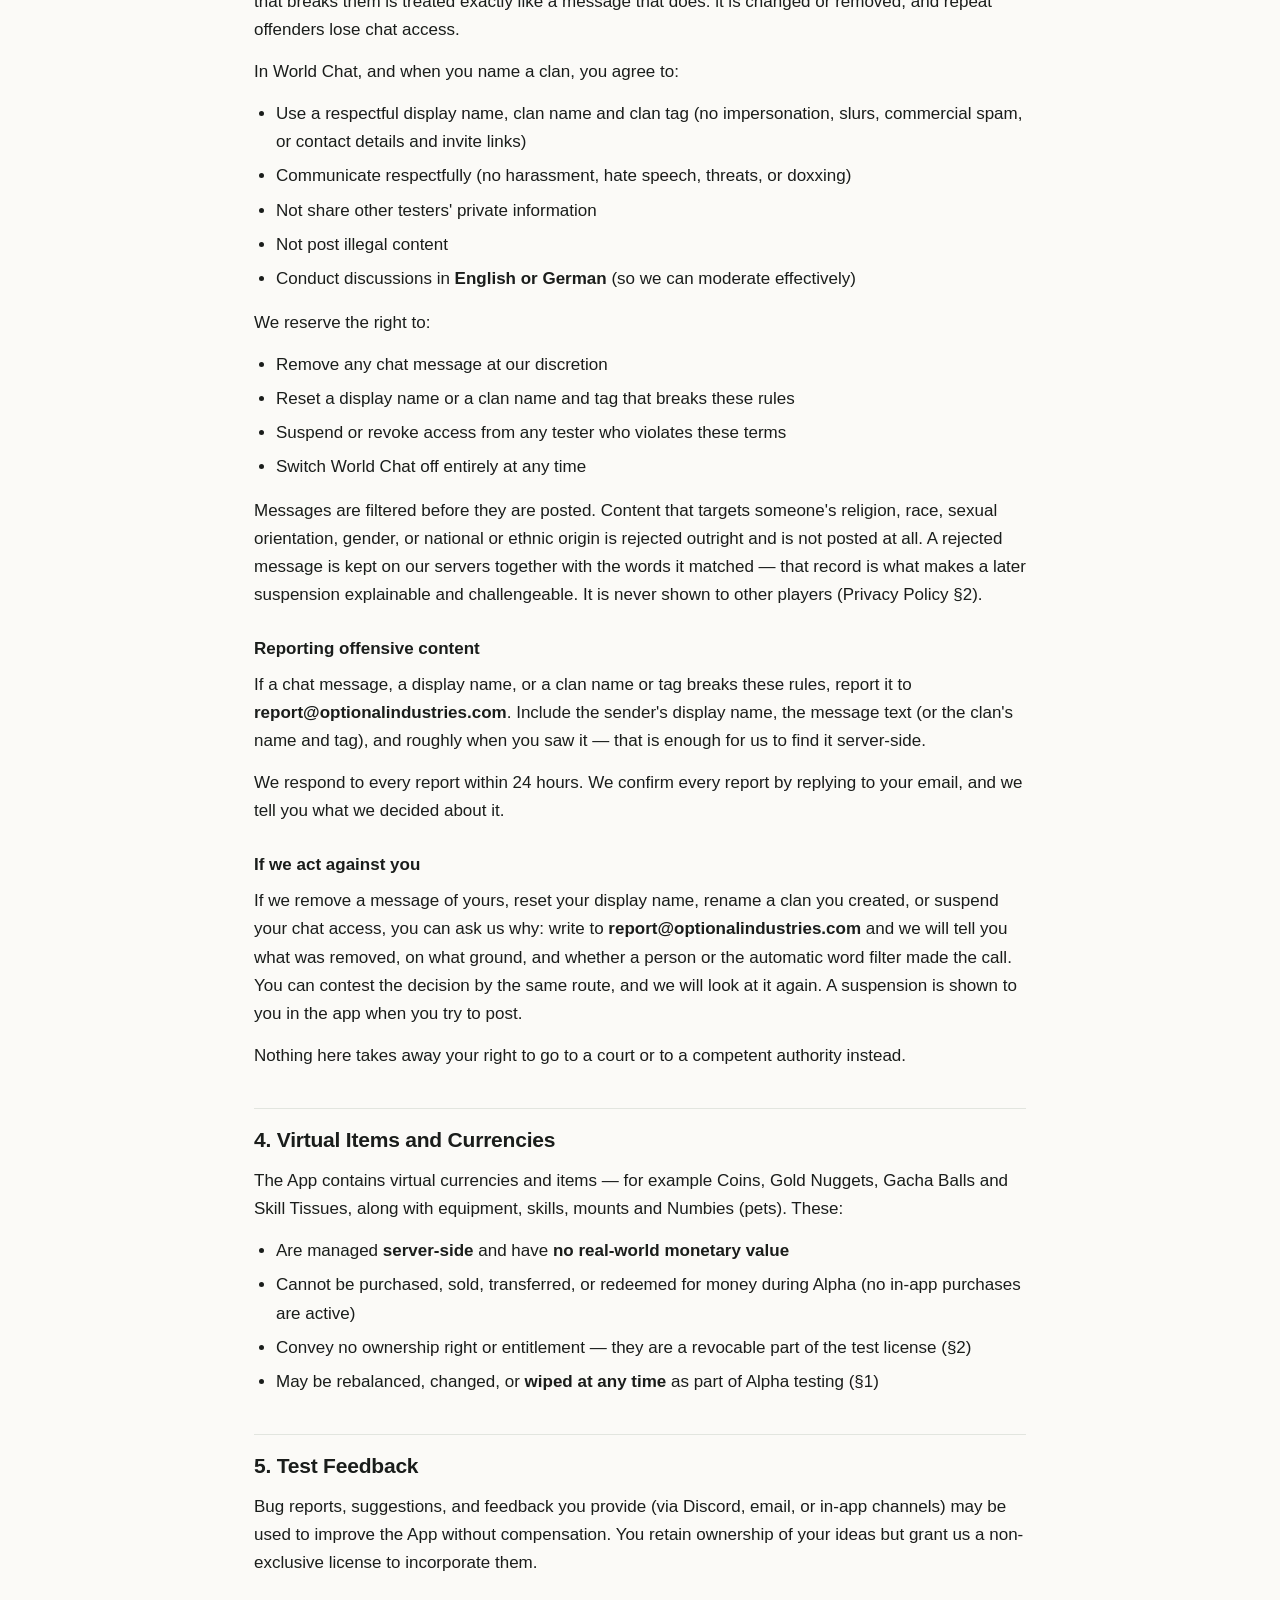
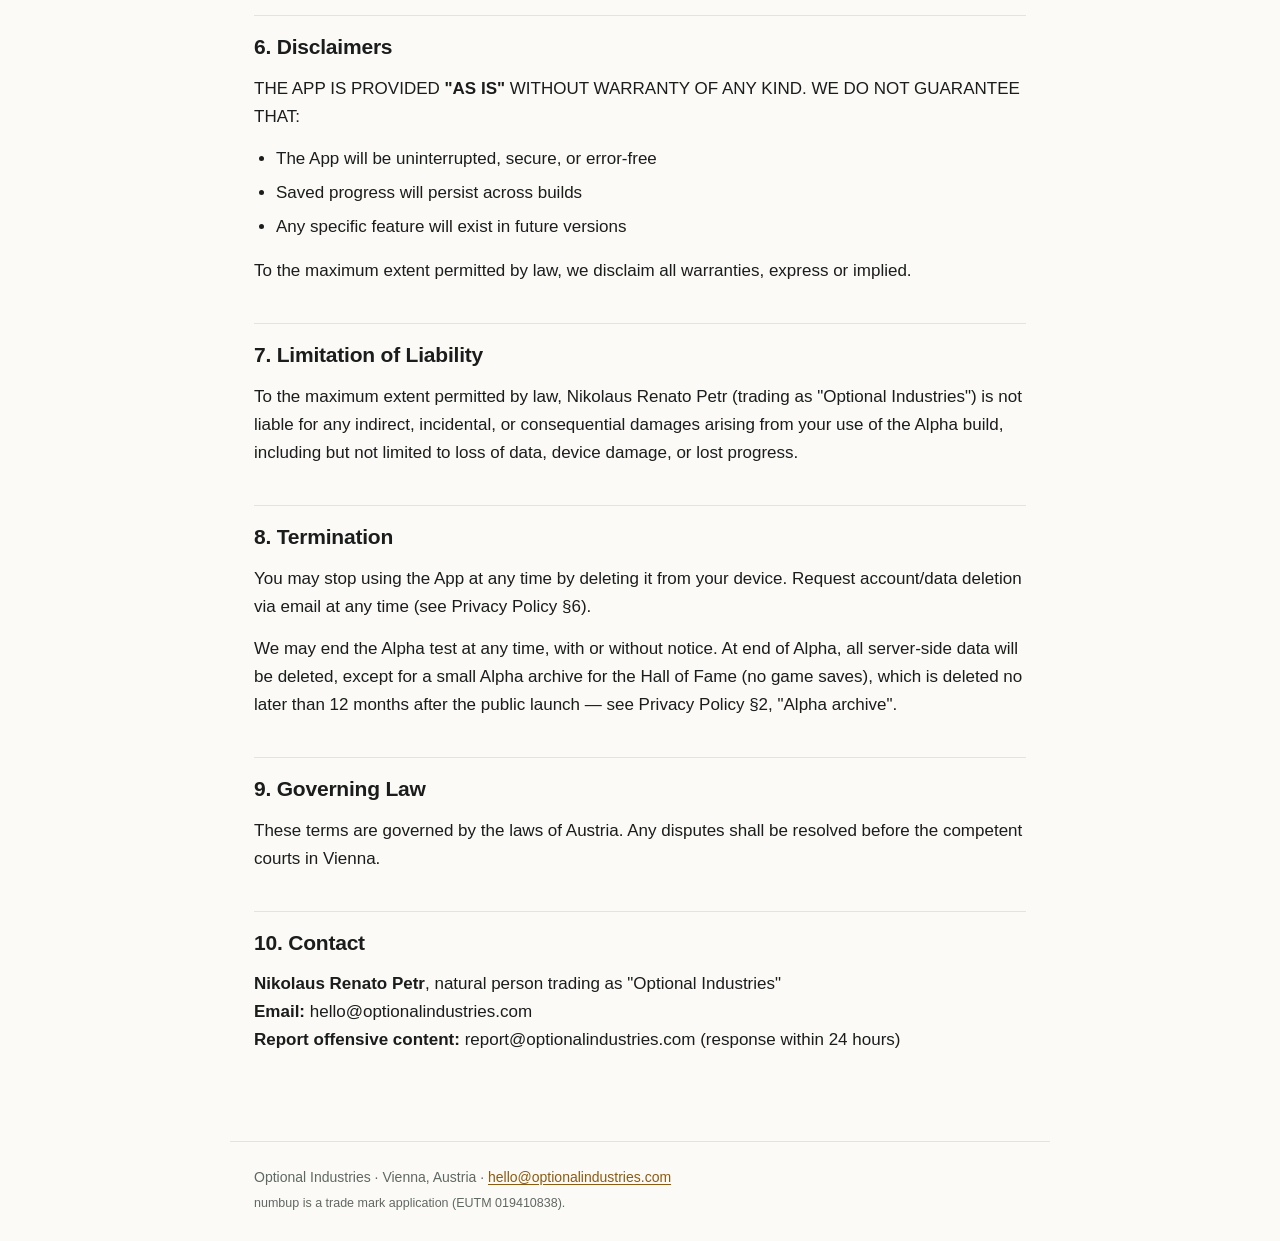
<file: numbup/terms.html>
<!doctype html>
<html lang="en">
<head>
<meta charset="utf-8">
<meta name="viewport" content="width=device-width, initial-scale=1">
<title>Terms of Service — Optional Industries</title>
<meta name="description" content="Terms of Service for numbup by Optional Industries, Vienna, Austria.">
<meta name="theme-color" media="(prefers-color-scheme: light)" content="#FBFAF7">
<meta name="theme-color" media="(prefers-color-scheme: dark)" content="#141715">
<meta property="og:type" content="article">
<meta property="og:site_name" content="Optional Industries">
<meta property="og:title" content="Terms of Service — Optional Industries">
<meta property="og:description" content="Terms of Service for numbup by Optional Industries, Vienna, Austria.">
<meta property="og:image" content="https://optionalindustries.com/assets/og/og-card.jpg">
<meta name="twitter:card" content="summary">
<link rel="icon" href="../favicon.svg" type="image/svg+xml">
<link rel="stylesheet" href="../assets/style.css">
</head>
<body>
<header class="site">
  <a class="wordmark" href="../index.html">Optional&nbsp;Industries</a>
  <nav>
    <a href="../numbup/privacy.html">Privacy</a>
    <a href="../numbup/terms.html">Terms</a>
    <a href="../numbup/delete-account.html">Delete account</a>
    <a href="../numbup/licenses.html">Asset licences</a>
  </nav>
</header>
<main>
<div class="notice"><strong>Closed Alpha.</strong> These terms cover the
invite-only test build of numbup. A separate document will govern any public release.</div>

<h1>Terms of Service — numbup Alpha</h1>
<p><strong>Effective Date:</strong> 2026-09-24<br><strong>Replaces:</strong> Version of 2026-09-14<br><strong>Build Type:</strong> Closed Alpha — Test Only</p>
<p>By installing and using the numbup Alpha build, you agree to these terms.</p>
<h2>1. Alpha Status</h2>
<p>numbup is in <strong>active development</strong>. The Alpha build:</p>
<ul><li>May contain bugs, crashes, or balance issues</li><li>May change drastically between updates</li><li>May have its data wiped at any time without warning</li><li>Is <strong>not feature-complete</strong> and should not be evaluated as a finished product</li></ul>
<h2>2. License</h2>
<p>We grant you a limited, non-exclusive, non-transferable, revocable license to install and use the Alpha build on your own personal device, solely for testing purposes. You may not:</p>
<ul><li>Redistribute the App — do not pass the APK file on, or share your TestFlight invite, without our permission</li><li>Reverse-engineer, decompile, or modify the App</li><li>Use the App for any commercial purpose</li><li>Use the App to harm, harass, or defraud others</li></ul>
<h2>3. Account and Conduct</h2>
<p><strong>You must be at least 16 years old to use numbup.</strong> Where the law of your country, or the age rating the app carries in your store, sets a higher minimum age, that higher age applies instead. We do not ask for your date of birth and therefore cannot verify your age.</p>
<p>A game account is created <strong>automatically and anonymously</strong> when you first start the App — no sign-up is required. Your progress is saved to this account (locally and in the cloud, see Privacy Policy §2). Chat features are additionally limited to approved Alpha testers; signing in with an email Magic-Link is optional and only applies where that option is offered in the build.</p>
<p>Three things about your account are <strong>public to every other tester</strong>: your display name, the power value your account reports, and a stat sheet of your equipment — slots, levels, rarities and aggregated substats. They appear next to your chat messages, on the Power Rankings list and on the profile others can open from a chat line. Currencies, progress and inventory are not public. If you would rather not appear in the rankings, write to <strong>hello@optionalindustries.com</strong>.</p>
<p><strong>We have zero tolerance for objectionable content or abusive users.</strong></p>
<p>These rules apply to <strong>everything you write that another player can see</strong> — chat messages, your display name, and the name and tag of a clan you create alike. A display name, clan name or clan tag that breaks them is treated exactly like a message that does: it is changed or removed, and repeat offenders lose chat access.</p>
<p>In World Chat, and when you name a clan, you agree to:</p>
<ul><li>Use a respectful display name, clan name and clan tag (no impersonation, slurs, commercial spam, or contact details and invite links)</li><li>Communicate respectfully (no harassment, hate speech, threats, or doxxing)</li><li>Not share other testers' private information</li><li>Not post illegal content</li><li>Conduct discussions in <strong>English or German</strong> (so we can moderate effectively)</li></ul>
<p>We reserve the right to:</p>
<ul><li>Remove any chat message at our discretion</li><li>Reset a display name or a clan name and tag that breaks these rules</li><li>Suspend or revoke access from any tester who violates these terms</li><li>Switch World Chat off entirely at any time</li></ul>
<p>Messages are filtered before they are posted. Content that targets someone's religion, race, sexual orientation, gender, or national or ethnic origin is rejected outright and is not posted at all. A rejected message is kept on our servers together with the words it matched — that record is what makes a later suspension explainable and challengeable. It is never shown to other players (Privacy Policy §2).</p>
<h3>Reporting offensive content</h3>
<p>If a chat message, a display name, or a clan name or tag breaks these rules, report it to <strong>report@optionalindustries.com</strong>. Include the sender's display name, the message text (or the clan's name and tag), and roughly when you saw it — that is enough for us to find it server-side.</p>
<p>We respond to every report within 24 hours. We confirm every report by replying to your email, and we tell you what we decided about it.</p>
<h3>If we act against you</h3>
<p>If we remove a message of yours, reset your display name, rename a clan you created, or suspend your chat access, you can ask us why: write to <strong>report@optionalindustries.com</strong> and we will tell you what was removed, on what ground, and whether a person or the automatic word filter made the call. You can contest the decision by the same route, and we will look at it again. A suspension is shown to you in the app when you try to post.</p>
<p>Nothing here takes away your right to go to a court or to a competent authority instead.</p>
<h2>4. Virtual Items and Currencies</h2>
<p>The App contains virtual currencies and items — for example Coins, Gold Nuggets, Gacha Balls and Skill Tissues, along with equipment, skills, mounts and Numbies (pets). These:</p>
<ul><li>Are managed <strong>server-side</strong> and have <strong>no real-world monetary value</strong></li><li>Cannot be purchased, sold, transferred, or redeemed for money during Alpha (no in-app purchases are active)</li><li>Convey no ownership right or entitlement — they are a revocable part of the test license (§2)</li><li>May be rebalanced, changed, or <strong>wiped at any time</strong> as part of Alpha testing (§1)</li></ul>
<h2>5. Test Feedback</h2>
<p>Bug reports, suggestions, and feedback you provide (via Discord, email, or in-app channels) may be used to improve the App without compensation. You retain ownership of your ideas but grant us a non-exclusive license to incorporate them.</p>
<h2>6. Disclaimers</h2>
<p>THE APP IS PROVIDED <strong>"AS IS"</strong> WITHOUT WARRANTY OF ANY KIND. WE DO NOT GUARANTEE THAT:</p>
<ul><li>The App will be uninterrupted, secure, or error-free</li><li>Saved progress will persist across builds</li><li>Any specific feature will exist in future versions</li></ul>
<p>To the maximum extent permitted by law, we disclaim all warranties, express or implied.</p>
<h2>7. Limitation of Liability</h2>
<p>To the maximum extent permitted by law, Nikolaus Renato Petr (trading as "Optional Industries") is not liable for any indirect, incidental, or consequential damages arising from your use of the Alpha build, including but not limited to loss of data, device damage, or lost progress.</p>
<h2>8. Termination</h2>
<p>You may stop using the App at any time by deleting it from your device. Request account/data deletion via email at any time (see Privacy Policy §6).</p>
<p>We may end the Alpha test at any time, with or without notice. At end of Alpha, all server-side data will be deleted, except for a small Alpha archive for the Hall of Fame (no game saves), which is deleted no later than 12 months after the public launch — see Privacy Policy §2, "Alpha archive".</p>
<h2>9. Governing Law</h2>
<p>These terms are governed by the laws of Austria. Any disputes shall be resolved before the competent courts in Vienna.</p>
<h2>10. Contact</h2>
<p><strong>Nikolaus Renato Petr</strong>, natural person trading as "Optional Industries"<br><strong>Email:</strong> hello@optionalindustries.com<br><strong>Report offensive content:</strong> report@optionalindustries.com (response within 24 hours)</p>
</main>
<footer>
  <p>Optional Industries · Vienna, Austria · <a href="mailto:hello@optionalindustries.com">hello@optionalindustries.com</a></p>
  
  <p class="fine">numbup is a trade mark application (EUTM 019410838).</p>
</footer>
</body>
</html>
</file>
<file: assets/style.css>
:root {
  color-scheme: light dark;
  --paper:#FBFAF7; --surface:#FFFFFF; --ink:#1A1D1B; --ink-soft:#4C534E;
  --ink-faint:#5F6862; --rule:#E2E5DF; --accent:#B8791C; --accent-ink:#8C5B10;
  --notice:#FDF6E7;
}
@media (prefers-color-scheme: dark) {
  :root {
    --paper:#141715; --surface:#1C201D; --ink:#E9ECE8; --ink-soft:#B4BCB6;
    --ink-faint:#868E88; --rule:#2E3531; --accent:#D9A445; --accent-ink:#E8BE73;
    --notice:#241E10;
  }
}
* { box-sizing:border-box; }
body {
  margin:0; background:var(--paper); color:var(--ink);
  font-family:-apple-system,BlinkMacSystemFont,"Segoe UI",Roboto,Helvetica,Arial,sans-serif;
  font-size:17px; line-height:1.65; -webkit-font-smoothing:antialiased;
}
header.site {
  display:flex; flex-wrap:wrap; align-items:baseline; gap:8px 28px;
  max-width:820px; margin:0 auto; padding:28px 24px 20px;
  border-bottom:1px solid var(--rule);
}
.wordmark {
  font-weight:700; font-size:17px; letter-spacing:-0.01em;
  color:var(--ink); text-decoration:none; margin-right:auto;
}
header.site nav { display:flex; gap:20px; flex-wrap:wrap; }
header.site nav a { font-size:14.5px; color:var(--ink-faint); text-decoration:none; }
header.site nav a:hover { color:var(--accent-ink); text-decoration:underline; }
main { max-width:820px; margin:0 auto; padding:8px 24px 72px; }
footer {
  max-width:820px; margin:0 auto; padding:24px; border-top:1px solid var(--rule);
  color:var(--ink-faint); font-size:14px;
}
footer p { margin:0 0 4px; }
footer .fine { font-size:12.5px; }
h1 { font-size:clamp(28px,5vw,38px); line-height:1.15; letter-spacing:-0.02em; margin:36px 0 18px; text-wrap:balance; }
h2 { font-size:21px; letter-spacing:-0.01em; margin:38px 0 10px; padding-top:14px; border-top:1px solid var(--rule); }
h3 { font-size:17px; margin:26px 0 8px; }
p { margin:0 0 14px; }
.lead { font-size:19px; color:var(--ink-soft); }
ul, ol { margin:0 0 16px; padding-left:22px; }
li { margin-bottom:6px; }
a { color:var(--accent-ink); text-underline-offset:2px; }
a:focus-visible { outline:2px solid var(--accent); outline-offset:3px; border-radius:2px; }
code { font-family:ui-monospace,SFMono-Regular,Menlo,monospace; font-size:0.9em;
       background:var(--surface); border:1px solid var(--rule); border-radius:3px; padding:1px 5px; }
hr { border:0; border-top:1px solid var(--rule); margin:32px 0; }
blockquote { margin:0 0 16px; padding:12px 18px; background:var(--surface);
             border-left:3px solid var(--accent); color:var(--ink-soft); }
.notice { background:var(--notice); border:1px solid var(--rule); border-left:3px solid var(--accent);
          padding:14px 18px; margin:28px 0 8px; font-size:15.5px; color:var(--ink-soft); }
.tablewrap { overflow-x:auto; margin:0 0 20px; border:1px solid var(--rule); }
table { border-collapse:collapse; width:100%; font-size:15px; background:var(--surface); }
th, td { text-align:left; padding:10px 14px; border-bottom:1px solid var(--rule); vertical-align:top; }
th { font-weight:600; background:var(--paper); white-space:nowrap; }
tr:last-child td { border-bottom:0; }
.cards { display:grid; grid-template-columns:repeat(auto-fit,minmax(230px,1fr)); gap:16px; margin:28px 0; }
.card { display:block; padding:20px 22px; background:var(--surface); border:1px solid var(--rule);
        text-decoration:none; color:inherit; }
.card:hover { border-color:var(--accent); }
.card strong { display:block; font-size:17px; margin-bottom:5px; }
.card span { font-size:14.5px; color:var(--ink-faint); }
</file>
